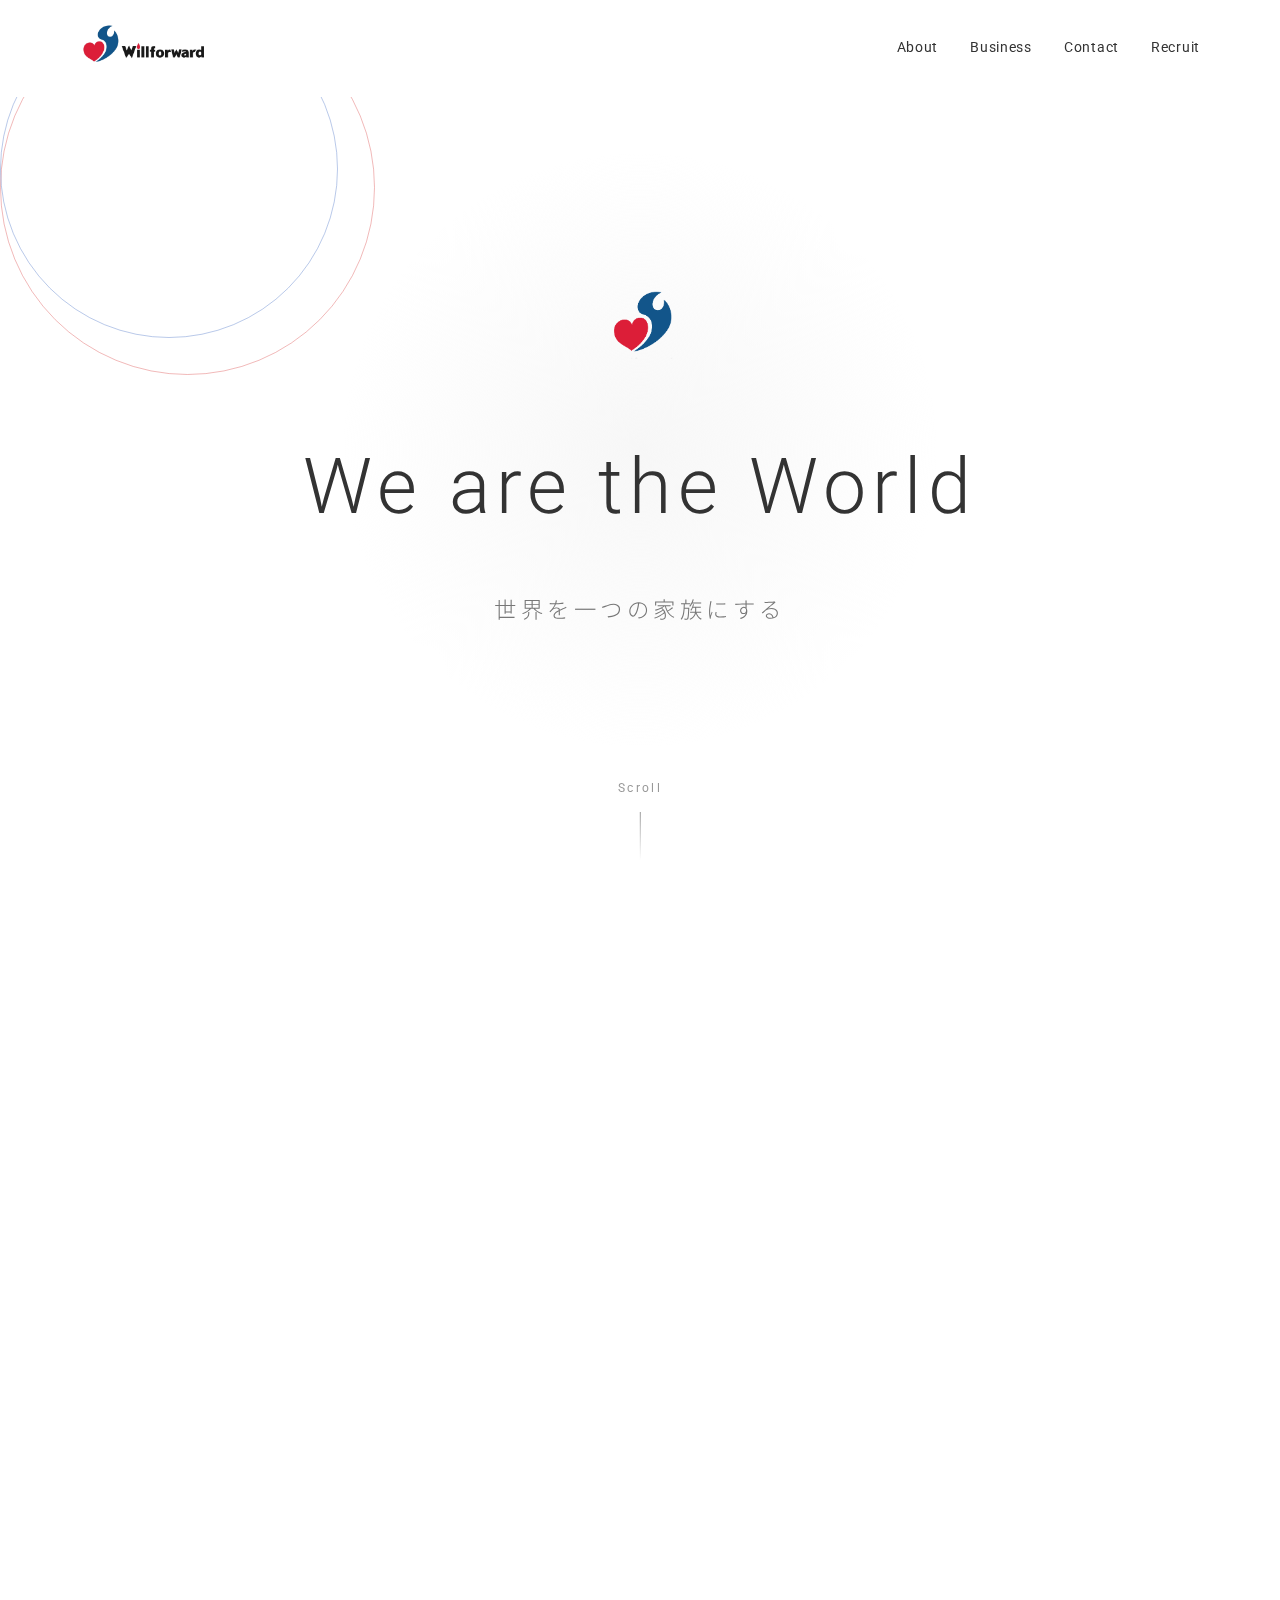
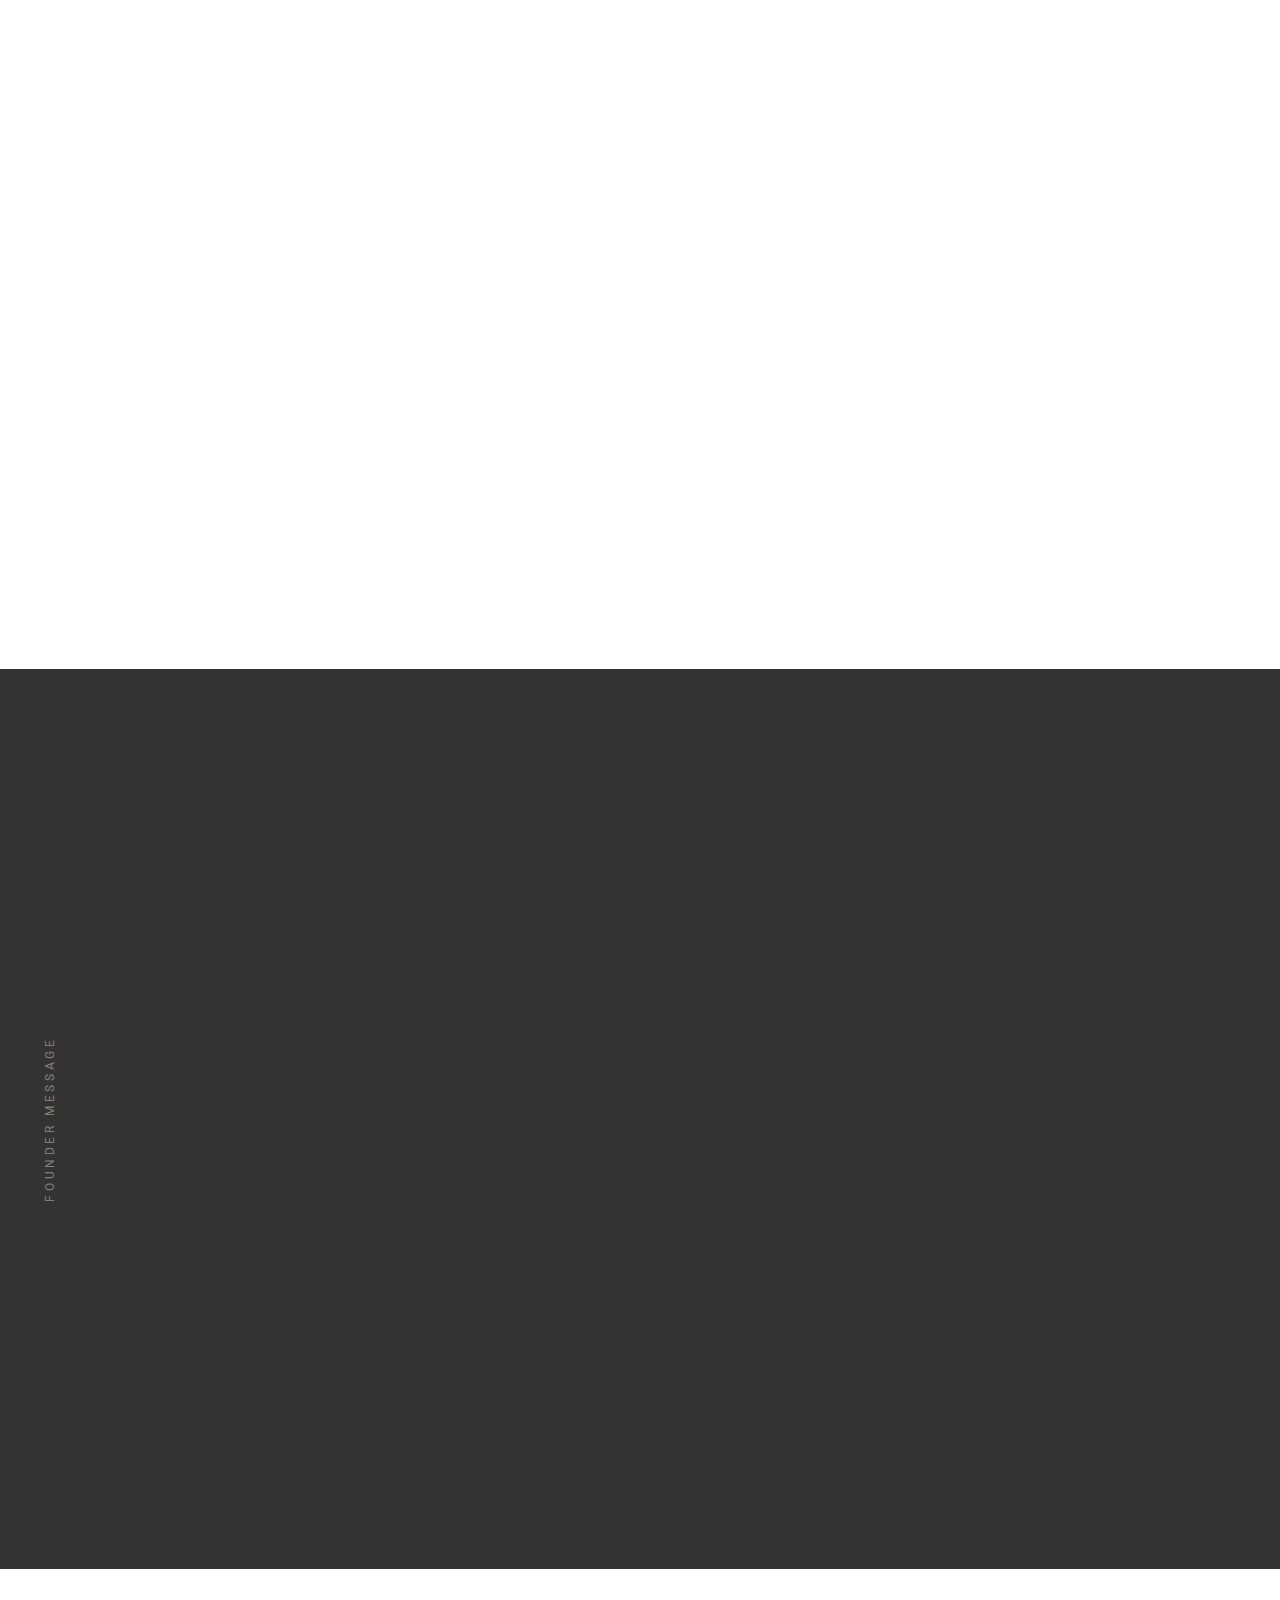
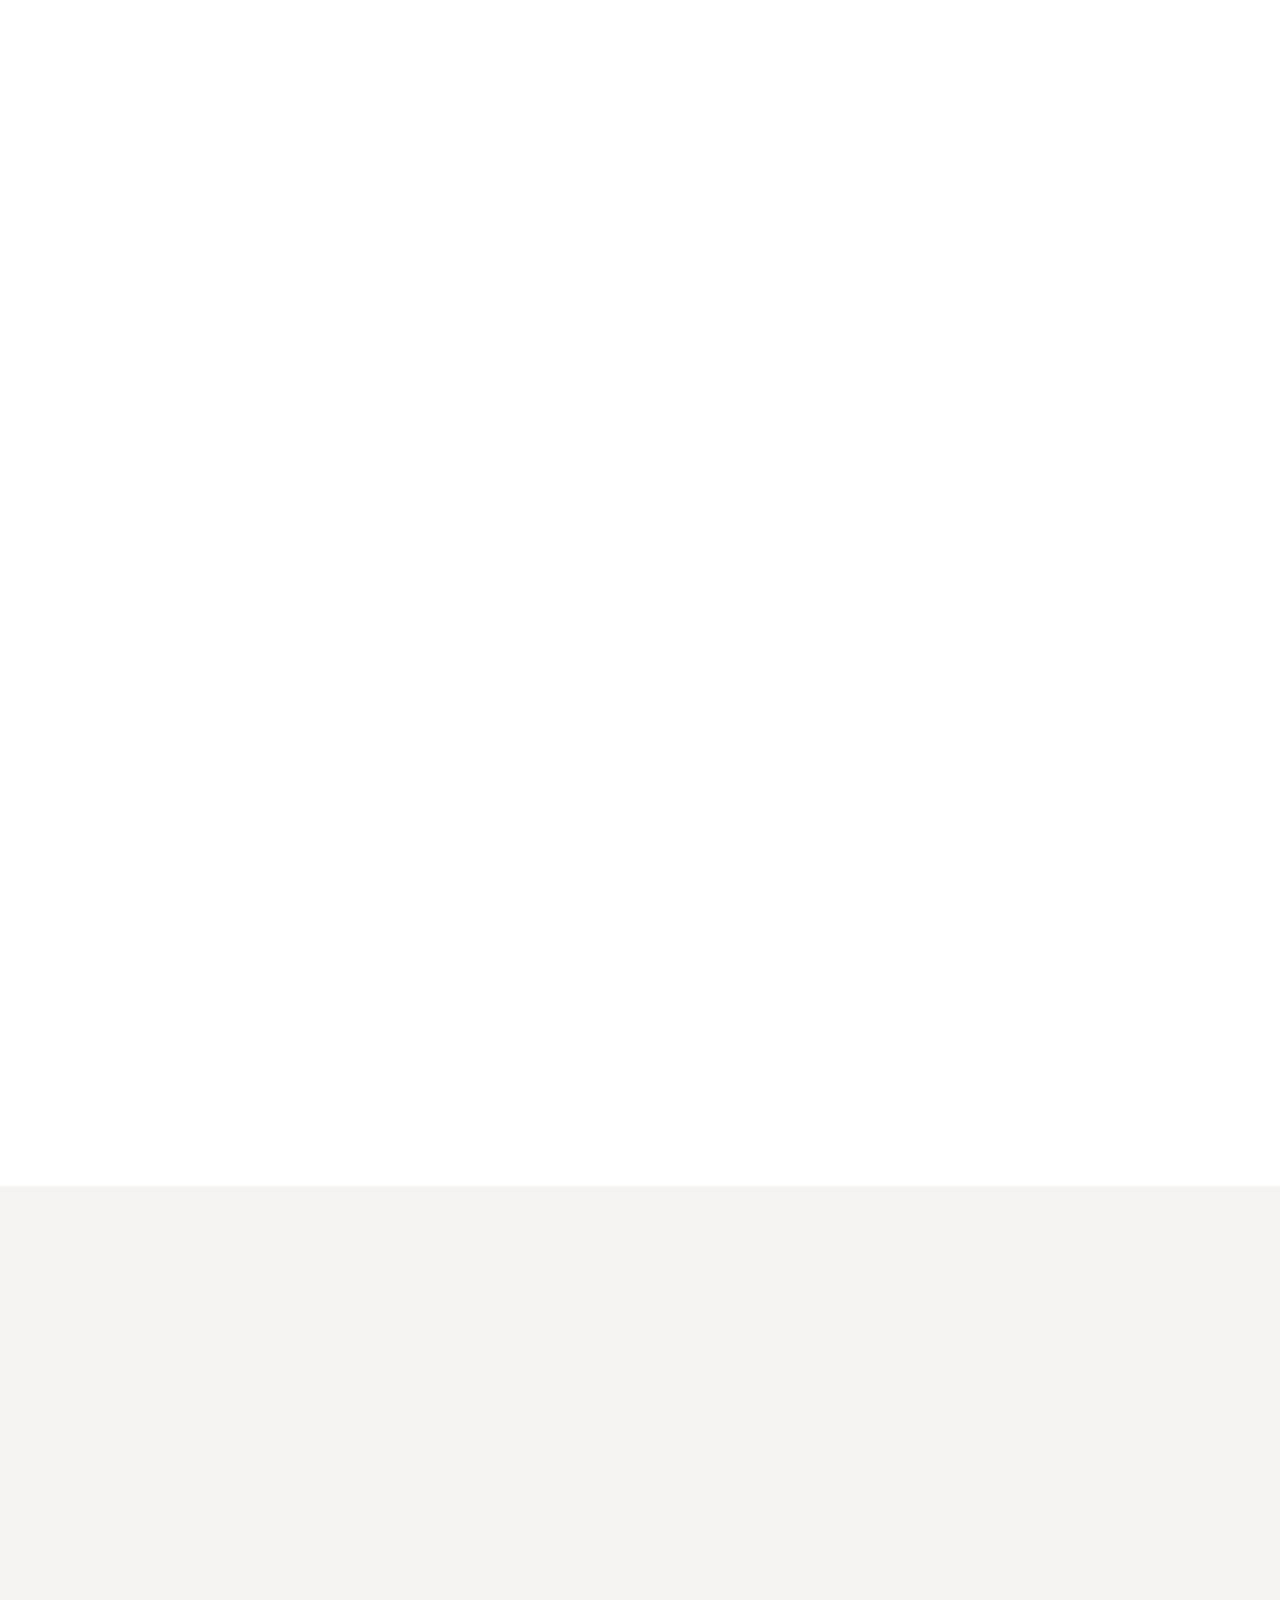
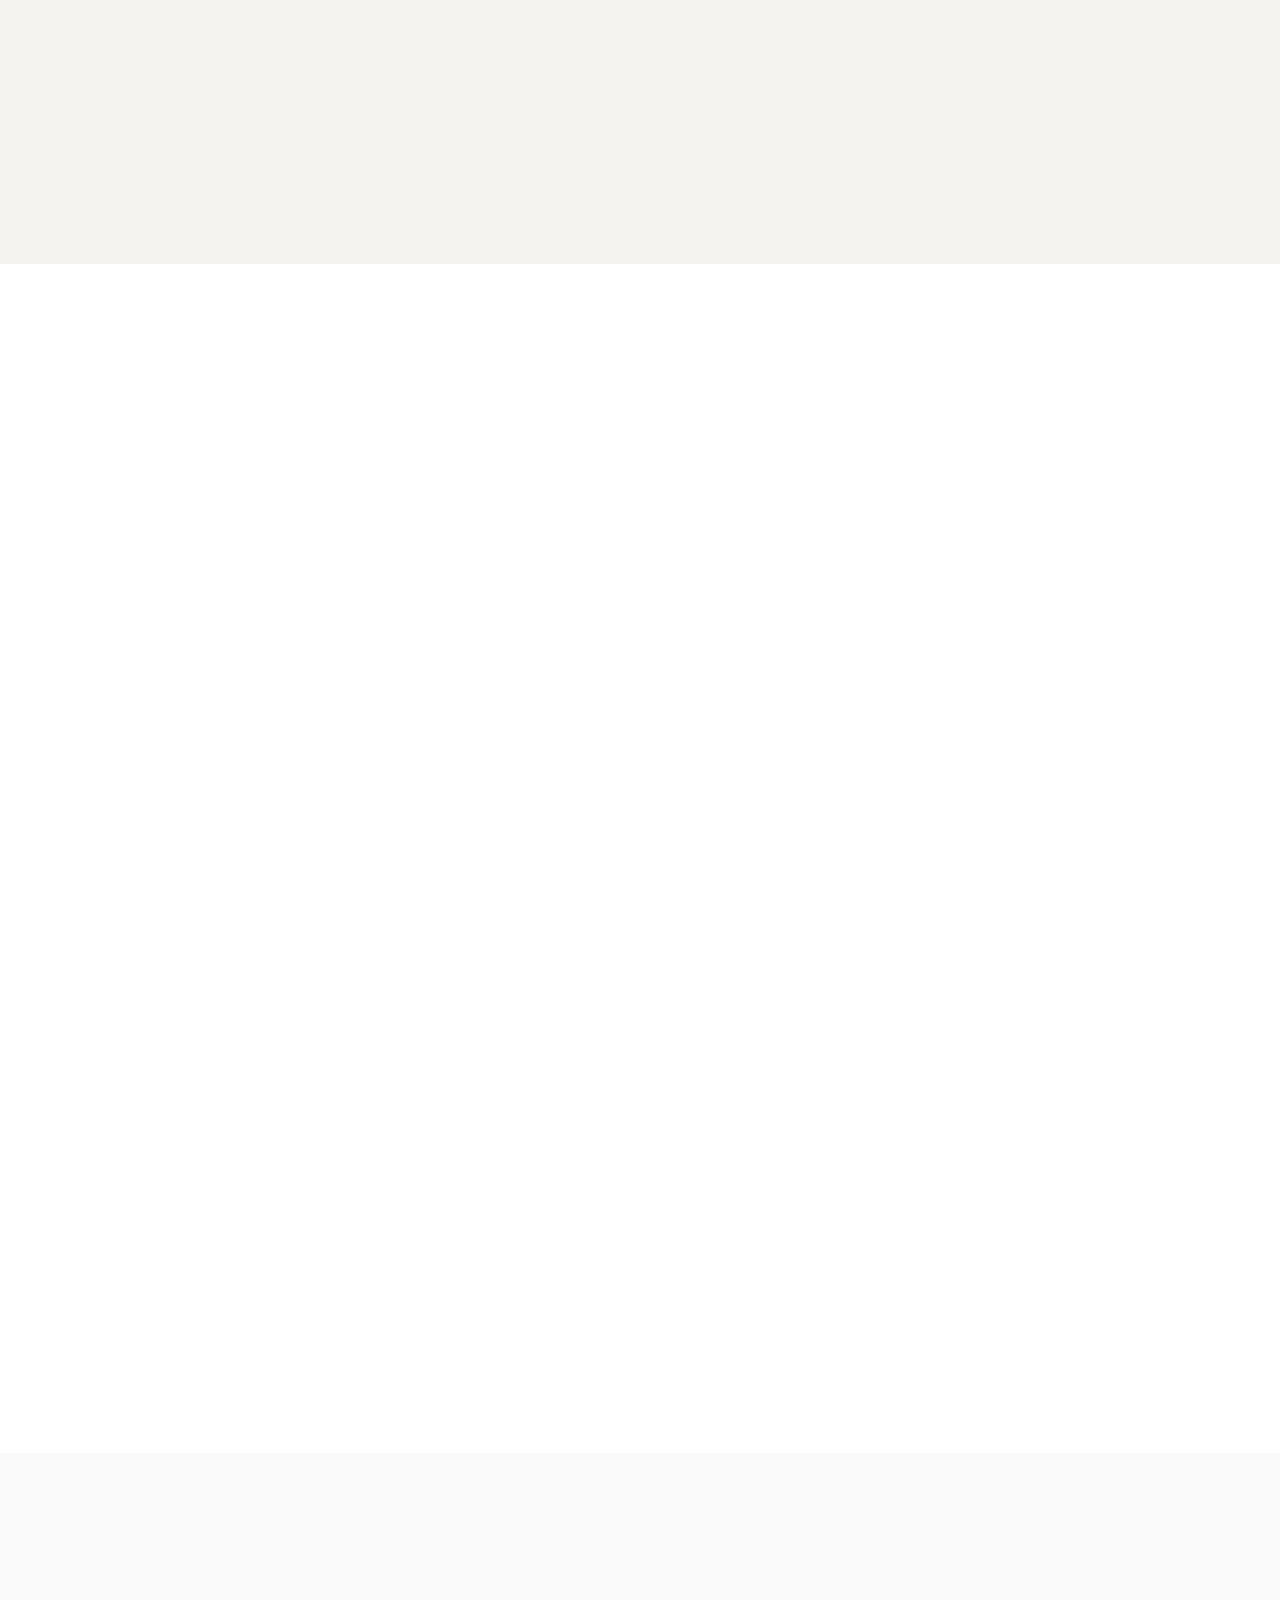
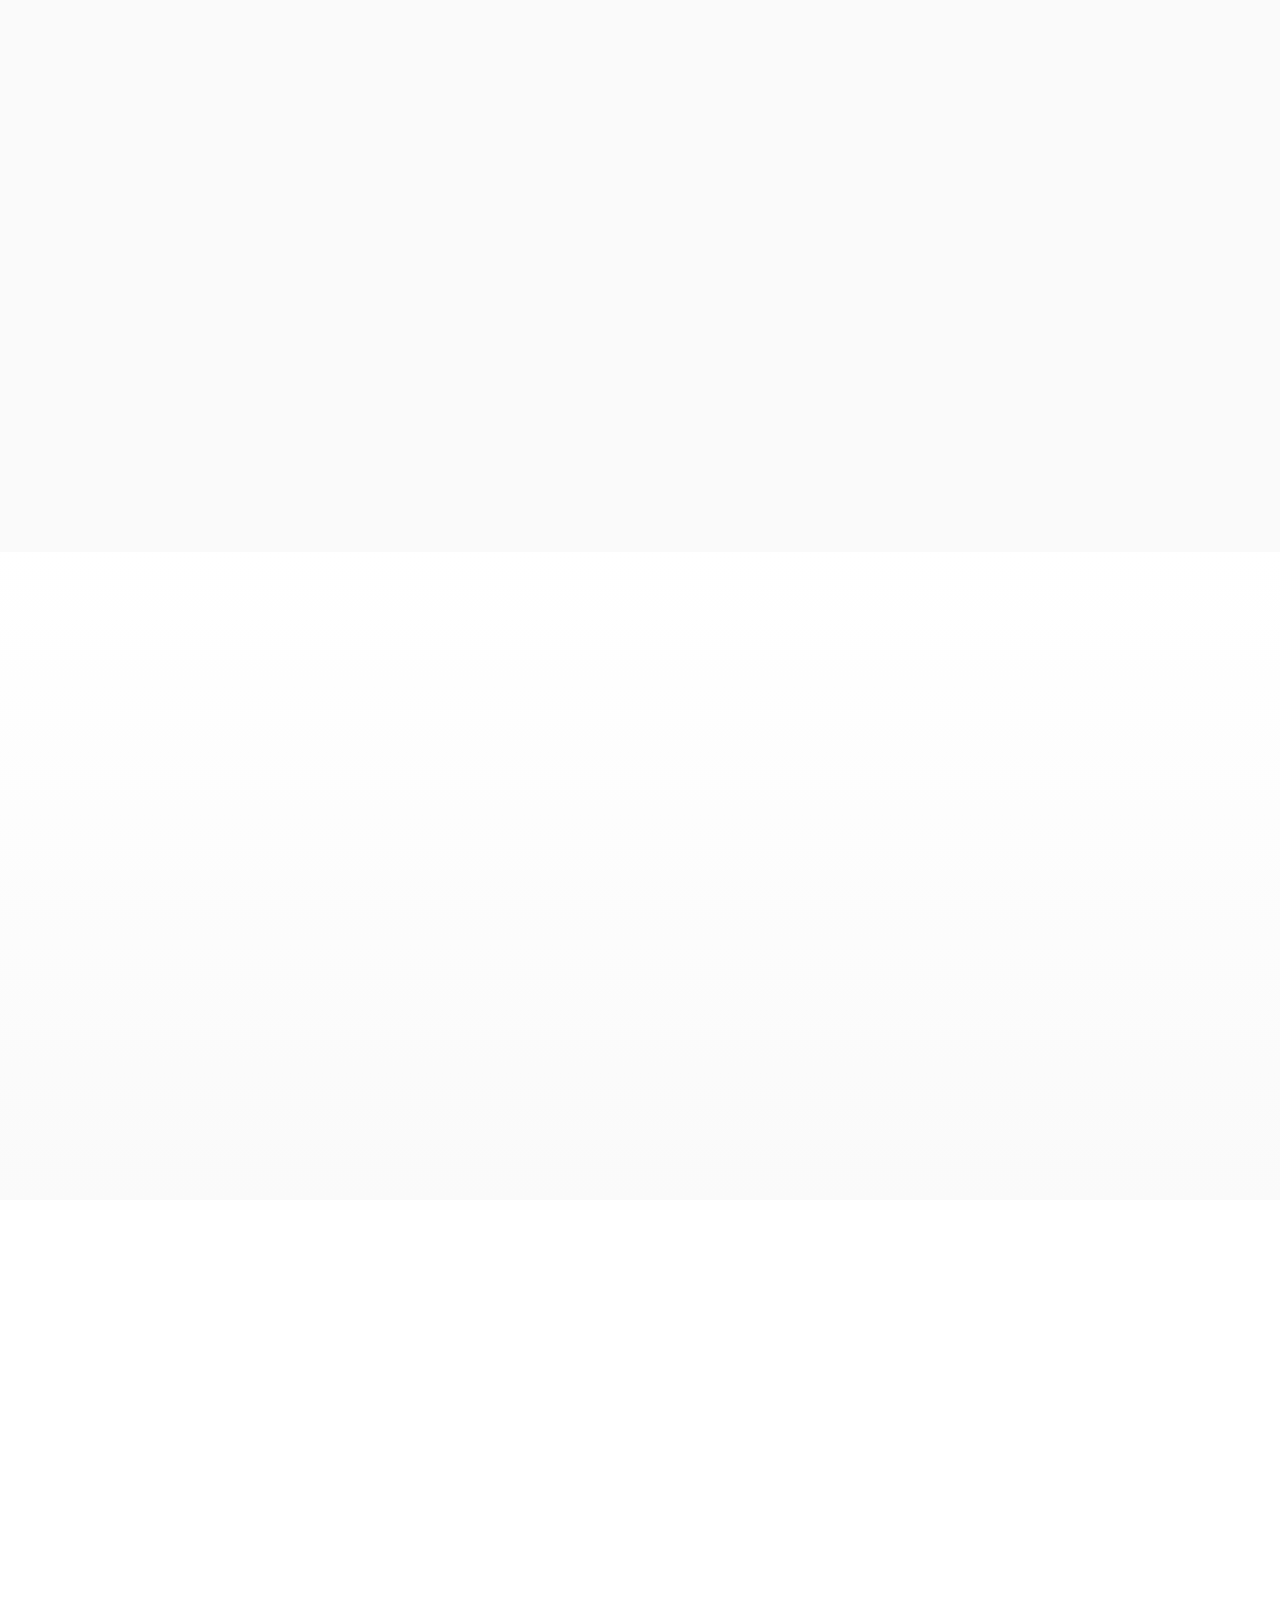
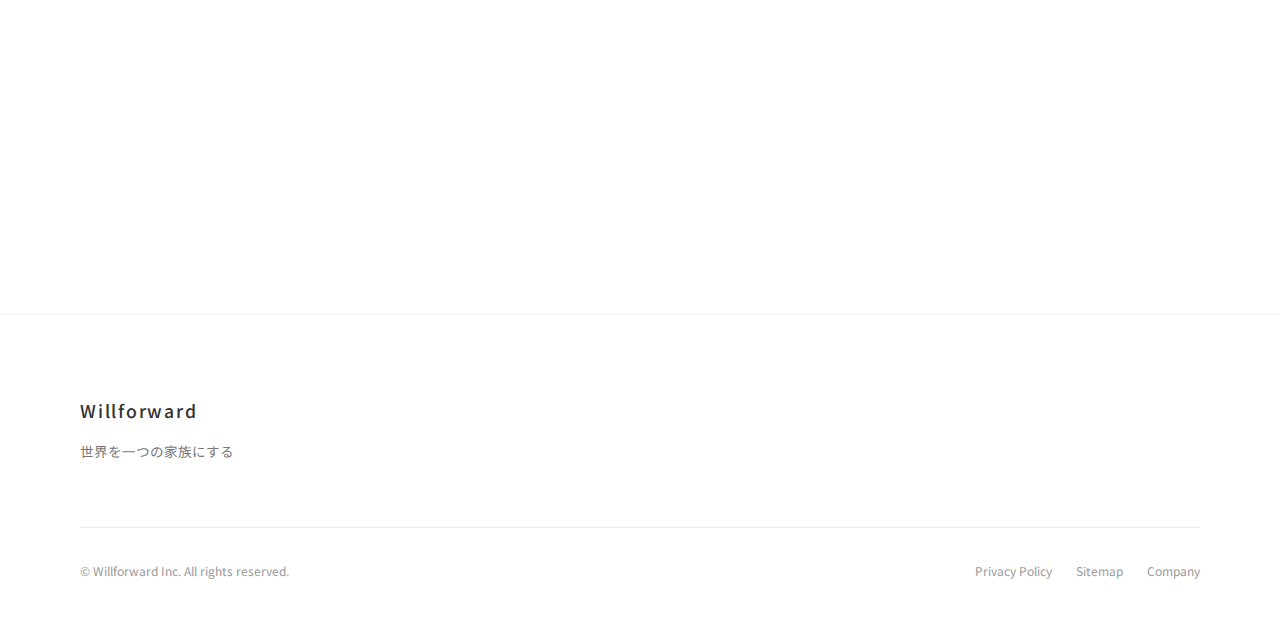
<file: index.html>
<!DOCTYPE html>
<html lang="ja">

<head>
    <meta charset="UTF-8">
    <meta name="viewport" content="width=device-width, initial-scale=1.0">
    <meta name="description" content="Willforward - 世界を一つの家族にする一人ひとりの内なる火を見つけ、世界に届ける仕組みを創ります。">
    <title>株式会社Willforward | We are the World - 世界を一つの家族に</title>
    <link rel="preconnect" href="https://fonts.googleapis.com">
    <link rel="preconnect" href="https://fonts.gstatic.com" crossorigin>
    <link
        href="https://fonts.googleapis.com/css2?family=Noto+Sans+JP:wght@300;400;500;700&family=Roboto:wght@300;400;500&display=swap"
        rel="stylesheet">
    <link rel="stylesheet" href="styles.css">
</head>

<body>
    <!-- Header -->
    <header class="header">
        <div class="header-inner">
            <a href="#" class="logo">
                <img src="assets/header-logo.png" alt="Willforward" class="header-logo-img">
            </a>
            <button class="menu-toggle" aria-label="メニューを開く">
                <span class="menu-bar"></span>
                <span class="menu-bar"></span>
                <span class="menu-bar"></span>
            </button>
            <nav class="nav nav-desktop">
                <a href="mvv.html" class="nav-link">About</a>
                <a href="business-policy.html" class="nav-link">Business</a>
                <a href="contact.html" class="nav-link">Contact</a>
                <a href="https://www.wantedly.com/companies/willforward" target="_blank" rel="noopener noreferrer"
                    class="nav-link">Recruit</a>
            </nav>
        </div>
    </header>

    <!-- Mobile Navigation -->
    <nav class="nav nav-mobile">
        <a href="mvv.html" class="nav-link">About</a>
        <a href="business-policy.html" class="nav-link">Business</a>
        <a href="contact.html" class="nav-link">Contact</a>
        <a href="https://www.wantedly.com/companies/willforward" target="_blank" rel="noopener noreferrer"
            class="nav-link">Recruit</a>
    </nav>
    <div class="menu-overlay"></div>

    <!-- Hero Section -->
    <section class="hero" id="hero">
        <div class="hero-circles">
            <div class="circle circle-left"></div>
            <div class="circle circle-right"></div>
        </div>
        <div class="hero-glow"></div>
        <div class="hero-content">
            <img src="assets/logo.png" alt="Willforward ロゴ" class="hero-logo">
            <h1 class="hero-title">We are the World</h1>
            <p class="hero-tagline">世界を一つの家族にする</p>
        </div>
        <div class="scroll-indicator">
            <span class="scroll-text">Scroll</span>
            <div class="scroll-line"></div>
        </div>
    </section>

    <!-- Message Section -->
    <section class="section message-section" id="about">
        <div class="container">
            <p class="message-lead fade-in">あなたの内側にある<span class="gradient-fire">火</span>を、<br>世界の<span class="gradient-light">灯</span>に。</p>
            <div class="marquee-wrapper fade-in">
                <!-- Row 1 -->
                <div class="marquee-row row-slow">
                    <div class="marquee-content">
                        <img src="assets/carousel-01.jpg" class="marquee-img" alt="1">
                        <img src="assets/carousel-04.jpg" class="marquee-img" alt="4">
                        <img src="assets/carousel-07.jpg" class="marquee-img" alt="7">
                        <img src="assets/carousel-10.jpg" class="marquee-img" alt="10">
                        <img src="assets/carousel-13.jpg" class="marquee-img" alt="13">
                        <img src="assets/carousel-16.jpg" class="marquee-img" alt="16">
                        <img src="assets/carousel-19.jpg" class="marquee-img" alt="19">
                        <!-- Duplicate -->
                        <img src="assets/carousel-01.jpg" class="marquee-img" alt="1">
                        <img src="assets/carousel-04.jpg" class="marquee-img" alt="4">
                        <img src="assets/carousel-07.jpg" class="marquee-img" alt="7">
                        <img src="assets/carousel-10.jpg" class="marquee-img" alt="10">
                        <img src="assets/carousel-13.jpg" class="marquee-img" alt="13">
                        <img src="assets/carousel-16.jpg" class="marquee-img" alt="16">
                        <img src="assets/carousel-19.jpg" class="marquee-img" alt="19">
                    </div>
                </div>

                <!-- Row 2 -->
                <div class="marquee-row row-normal">
                    <div class="marquee-content">
                        <img src="assets/carousel-02.jpg" class="marquee-img" alt="2">
                        <img src="assets/carousel-05.jpg" class="marquee-img" alt="5">
                        <img src="assets/carousel-08.jpg" class="marquee-img" alt="8">
                        <img src="assets/carousel-11.jpg" class="marquee-img" alt="11">
                        <img src="assets/carousel-14.jpg" class="marquee-img" alt="14">
                        <img src="assets/carousel-17.jpg" class="marquee-img" alt="17">
                        <img src="assets/carousel-20.jpg" class="marquee-img" alt="20">
                        <!-- Duplicate -->
                        <img src="assets/carousel-02.jpg" class="marquee-img" alt="2">
                        <img src="assets/carousel-05.jpg" class="marquee-img" alt="5">
                        <img src="assets/carousel-08.jpg" class="marquee-img" alt="8">
                        <img src="assets/carousel-11.jpg" class="marquee-img" alt="11">
                        <img src="assets/carousel-14.jpg" class="marquee-img" alt="14">
                        <img src="assets/carousel-17.jpg" class="marquee-img" alt="17">
                        <img src="assets/carousel-20.jpg" class="marquee-img" alt="20">
                    </div>
                </div>

                <!-- Row 3 -->
                <div class="marquee-row row-fast">
                    <div class="marquee-content">
                        <img src="assets/carousel-03.jpg" class="marquee-img" alt="3">
                        <img src="assets/carousel-06.jpg" class="marquee-img" alt="6">
                        <img src="assets/carousel-09.jpg" class="marquee-img" alt="9">
                        <img src="assets/carousel-12.jpg" class="marquee-img" alt="12">
                        <img src="assets/carousel-15.jpg" class="marquee-img" alt="15">
                        <img src="assets/carousel-18.jpg" class="marquee-img" alt="18">
                        <img src="assets/carousel-01.jpg" class="marquee-img" alt="1">
                        <!-- Duplicate -->
                        <img src="assets/carousel-03.jpg" class="marquee-img" alt="3">
                        <img src="assets/carousel-06.jpg" class="marquee-img" alt="6">
                        <img src="assets/carousel-09.jpg" class="marquee-img" alt="9">
                        <img src="assets/carousel-12.jpg" class="marquee-img" alt="12">
                        <img src="assets/carousel-15.jpg" class="marquee-img" alt="15">
                        <img src="assets/carousel-18.jpg" class="marquee-img" alt="18">
                        <img src="assets/carousel-01.jpg" class="marquee-img" alt="1">
                    </div>
                </div>
            </div>
            <div class="message-content fade-in">
                <h2 class="section-title">TIME RECOGNITION</h2>
                <h3 class="section-subtitle">AI時代、<br class="sp-only">人間の価値はどこにあるのか</h3>
                <p class="section-text">
                    テクノロジーが急速に進化する今、私たちは問いかけます。
                    知識やスキルがAIに代替される時代に、人間にしかできないこと——それは「意志（Will）」を持ち、自らの人生を選び取ること。
                    Willforwardは、一人ひとりの内なる火を見つけ、それを世界に届ける仕組みを創ります。
                </p>
            </div>
        </div>
    </section>

    <!-- Founder Message Section -->
    <section class="section founder-section">
        <div class="founder-wrapper">
            <span class="founder-vertical-title">FOUNDER MESSAGE</span>
            <div class="founder-main">
                <div class="founder-text-area fade-in">
                    <span class="founder-quote-mark">"</span>
                    <blockquote class="founder-quote">
                        ウィルフォワードは「<span class="highlight">世界を一つの家族にする</span>」<br>
                        という志でスタートしました。<br>
                        何を事業にするとか、何を売るとか、<br>
                        そんなことは全く考えていませんでした。<br>
                        世界と言っても変えられるのは自分だけ、<br>
                        世界を一つの家族にすると言ってもできるのは<br>
                        自分と関わる人との関係だけ。<br>
                        でも、そこから始めることで世界を変えていける。<br>
                        そう信じてスタートしました。
                    </blockquote>
                    <div class="founder-info">
                        <span class="founder-line"></span>
                        <div class="founder-info-text">
                            <p class="founder-role">代表取締役</p>
                            <p class="founder-name">成瀬 拓也</p>
                        </div>
                    </div>
                </div>
                <div class="founder-image-area fade-in">
                    <div class="founder-image-frame">
                        <img src="assets/founder.jpg" alt="Founder" class="founder-photo">
                    </div>
                </div>
            </div>
        </div>
    </section>

    <!-- MVV Section -->
    <section class="section mvv-section">
        <div class="container">
            <p class="mvv-header fade-in">MISSION / VISION / VALUE</p>
            <p class="mvv-subheader fade-in">わたしたちの志</p>
            <div class="mvv-list">
                <div class="mvv-item fade-in">
                    <span class="mvv-big-letter">M</span>
                    <div class="mvv-item-content">
                        <span class="mvv-label">MISSION</span>
                        <p class="mvv-text">Willforward</p>
                        <p class="mvv-description">
                            意志（Will）を未来（Forward）へ。<br>
                            一人の小さな意志が、次の誰かへ、さらにその先へと伝わり、世界全体を少しずつ良くしていく「意志の連鎖」を創り出します。
                        </p>
                    </div>
                </div>
                <div class="mvv-item fade-in">
                    <span class="mvv-big-letter">V</span>
                    <div class="mvv-item-content">
                        <span class="mvv-label">VISION</span>
                        <p class="mvv-text">世界を一つの家族にする</p>
                        <p class="mvv-description">
                            国や文化の違いを超えて、互いを理解し、支え合い、共に生きる。<br>
                            一人ひとりの志が火種となり、社会全体が支え合う「人が人を幸せにする循環」を生み出します。
                        </p>
                    </div>
                </div>
                <div class="mvv-item fade-in">
                    <span class="mvv-big-letter">V</span>
                    <div class="mvv-item-content">
                        <span class="mvv-label">VALUE</span>
                        <p class="mvv-text">インサイドアウト</p>
                        <p class="mvv-description">
                            世界を変える力は、いつも自分の内側にある。<br>
                            まずは自分を満たし、そのエネルギーで身近な人を大切にする。その小さな循環こそが、世界を変える最初の一歩です。
                        </p>
                    </div>
                </div>
            </div>
            <div class="mvv-action fade-in">
                <a href="mvv.html" class="btn btn-secondary">MVV全文を読む</a>
            </div>
        </div>
        </div>
        </div>
    </section>

    <!-- Business Policy Section -->
    <section class="section policy-section" id="business">
        <div class="policy-curve"></div>
        <div class="container">
            <p class="policy-label fade-in">BUSINESS POLICY</p>
            <h2 class="policy-main-title fade-in">
                <span class="policy-highlight">Will Out</span> × <span class="policy-highlight-blue">Inside
                    Incubation</span>
            </h2>
            <div class="policy-grid">
                <div class="policy-card card-red fade-in">
                    <h3 class="policy-title">Will Out<span class="policy-title-jp">（ウィルアウト）</span></h3>
                    <p class="policy-text">
                        マーケットや競合ではなく、「自分たちの意志（Will）」を起点に事業を構想する考え方です。AI時代において最も重要な「自分が何を成し遂げたいのか」という問いに向き合い、内なる熱源から価値を創造します。
                    </p>
                </div>
                <div class="policy-card card-blue fade-in">
                    <h3 class="policy-title">Inside Incubation<span class="policy-title-jp">（インサイドインキュベーション）</span></h3>
                    <p class="policy-text">
                        単なる出資や支援ではなく、一度仲間として迎え入れ、同じ志を持つチームの中で事業を育てるアプローチです。互いの才能（Can）を掛け合わせ、内側からイノベーションを起こすことで、社会に真の価値を提供します。
                    </p>
                </div>
            </div>
            <div class="policy-action fade-in">
                <a href="business-policy.html" class="btn btn-secondary">事業ポリシー全文を読む</a>
            </div>
        </div>
    </section>

    <!-- Services Section -->
    <section class="section services-section">
        <div class="container">
            <h2 class="section-title fade-in">SERVICES</h2>
            <p class="section-subtitle fade-in">事業内容</p>
            <div class="services-list">
                <div class="service-card fade-in">
                    <span class="service-number">01</span>
                    <div class="service-content">
                        <h3 class="service-title"><a href="https://ai-reboot.io/academy" target="_blank"
                                rel="noopener noreferrer">AIリブートアカデミー</a></h3>
                        <p class="service-text">AI時代に自分の価値を再定義する。自己認知を深め、才能を見出し、志を磨くための実践的プログラム。</p>
                    </div>
                </div>
                <div class="service-card fade-in">
                    <span class="service-number">02</span>
                    <div class="service-content">
                        <h3 class="service-title"><a href="https://ai-reboot.io/corporate" target="_blank"
                                rel="noopener noreferrer">AI活用力強化研修</a></h3>
                        <p class="service-text">AIを使いこなし、業務効率化と創造性向上を実現する。実践的なスキル習得とマインドセット変革を支援。</p>
                    </div>
                </div>
                <div class="service-card fade-in">
                    <span class="service-number">03</span>
                    <div class="service-content">
                        <h3 class="service-title">採用コンサルティング</h3>
                        <p class="service-text">志で繋がる採用を実現。「<a href="https://saiyoken.jp/" target="_blank"
                                rel="noopener noreferrer" class="text-link">採用研究所</a>」と連携して、企業の本質的な魅力を引き出し、共鳴する人材との出会いを創出。</p>
                    </div>
                </div>
                <div class="service-card fade-in">
                    <span class="service-number">04</span>
                    <div class="service-content">
                        <h3 class="service-title"><a href="https://backaging.com/" target="_blank"
                                rel="noopener noreferrer">ヘルスケア事業</a></h3>
                        <p class="service-text">治療＆トレーニングスタジオ、オンラインフィットネス、出張治療を展開。心身の健康から、人生の豊かさを支える。</p>
                    </div>
                </div>
                <div class="service-card fade-in">
                    <span class="service-number">05</span>
                    <div class="service-content">
                        <h3 class="service-title"><a href="https://runningclinic.jp/" target="_blank"
                                rel="noopener noreferrer">RUNNING CLINIC</a></h3>
                        <p class="service-text">走ることを通じて、心身の可能性を広げる。専門的な指導で、より長く、より速く、より楽しく走るためのサポート。</p>
                    </div>
                </div>
                <div class="service-card fade-in">
                    <span class="service-number">06</span>
                    <div class="service-content">
                        <h3 class="service-title">事業開発支援</h3>
                        <p class="service-text">新規事業の立ち上げからグロースまで。志ある事業の成功を、戦略と実行の両面から伴走支援。</p>
                    </div>
                </div>
            </div>
        </div>
    </section>

    <!-- Members Section -->
    <section class="section members-section" id="recruit">
        <div class="container">
            <h2 class="section-title fade-in">MEMBERS</h2>
            <p class="section-subtitle fade-in">志を持つ仲間たち</p>
            <div class="members-marquee fade-in">
                <div class="members-track">
                    <!-- Original -->
                    <div class="member-thumb">
                        <img src="assets/member/naruse.jpg" alt="成瀬拓也" class="member-img">
                        <p class="member-name">成瀬拓也</p>
                        <p class="member-title">ビジネスプロデューサー</p>
                    </div>
                    <div class="member-thumb">
                        <img src="assets/member/aoki.jpg" alt="青木玲仁" class="member-img">
                        <p class="member-name">青木玲仁</p>
                        <p class="member-title">マルチプレイヤー</p>
                    </div>
                    <div class="member-thumb">
                        <img src="assets/member/sakamoto.jpg" alt="坂本拓磨" class="member-img">
                        <p class="member-name">坂本拓磨</p>
                        <p class="member-title">マルチクリエイター</p>
                    </div>
                    <div class="member-thumb">
                        <img src="assets/member/tanide.png" alt="谷出正直" class="member-img">
                        <p class="member-name">谷出正直</p>
                        <p class="member-title">採用研究所 所長</p>
                    </div>
                    <div class="member-thumb">
                        <img src="assets/member/miyakawa.jpg" alt="宮川浩太" class="member-img">
                        <p class="member-name">宮川浩太</p>
                        <p class="member-title">RUNNING CLINIC院長</p>
                    </div>
                    <div class="member-thumb">
                        <img src="assets/member/wada.jpg" alt="和田有稀奈" class="member-img">
                        <p class="member-name">和田有稀奈</p>
                        <p class="member-title">リレーションディレクター</p>
                    </div>


                    <div class="member-thumb">
                        <img src="assets/member/kumeta.jpg" alt="久米田克" class="member-img">
                        <p class="member-name">久米田克</p>
                        <p class="member-title">キャリアコンサルタント</p>
                    </div>
                    <div class="member-thumb">
                        <img src="assets/member/mizutani.jpg" alt="水谷 圭" class="member-img">
                        <p class="member-name">水谷 圭</p>
                        <p class="member-title">ウェルビーイングコーチ</p>
                    </div>
                    <div class="member-thumb">
                        <img src="assets/member/kayama.jpg" alt="香山寛人" class="member-img">
                        <p class="member-name">香山寛人</p>
                        <p class="member-title">インターン生</p>
                    </div>
                    <div class="member-thumb">
                        <img src="assets/member/futami.png" alt="二見優輝" class="member-img">
                        <p class="member-name">二見優輝</p>
                        <p class="member-title">インターン生</p>
                    </div>
                    <div class="member-thumb">
                        <img src="assets/member/kasahara.png" alt="笠原大生" class="member-img">
                        <p class="member-name">笠原大生</p>
                        <p class="member-title">インターン生</p>
                    </div>
                    <!-- Duplicate -->
                    <div class="member-thumb">
                        <img src="assets/member/naruse.jpg" alt="成瀬拓也" class="member-img">
                        <p class="member-name">成瀬拓也</p>
                        <p class="member-title">ビジネスプロデューサー</p>
                    </div>
                    <div class="member-thumb">
                        <img src="assets/member/aoki.jpg" alt="青木玲仁" class="member-img">
                        <p class="member-name">青木玲仁</p>
                        <p class="member-title">マルチプレイヤー</p>
                    </div>
                    <div class="member-thumb">
                        <img src="assets/member/sakamoto.jpg" alt="坂本拓磨" class="member-img">
                        <p class="member-name">坂本拓磨</p>
                        <p class="member-title">マルチクリエイター</p>
                    </div>
                    <div class="member-thumb">
                        <img src="assets/member/tanide.png" alt="谷出正直" class="member-img">
                        <p class="member-name">谷出正直</p>
                        <p class="member-title">採用研究所 所長</p>
                    </div>
                    <div class="member-thumb">
                        <img src="assets/member/miyakawa.jpg" alt="宮川浩太" class="member-img">
                        <p class="member-name">宮川浩太</p>
                        <p class="member-title">RUNNING CLINIC院長</p>
                    </div>
                    <div class="member-thumb">
                        <img src="assets/member/wada.jpg" alt="和田有稀奈" class="member-img">
                        <p class="member-name">和田有稀奈</p>
                        <p class="member-title">リレーションディレクター</p>
                    </div>


                    <div class="member-thumb">
                        <img src="assets/member/kumeta.jpg" alt="久米田克" class="member-img">
                        <p class="member-name">久米田克</p>
                        <p class="member-title">キャリアコンサルタント</p>
                    </div>
                    <div class="member-thumb">
                        <img src="assets/member/mizutani.jpg" alt="水谷 圭" class="member-img">
                        <p class="member-name">水谷 圭</p>
                        <p class="member-title">ウェルビーイングコーチ</p>
                    </div>
                    <div class="member-thumb">
                        <img src="assets/member/kayama.jpg" alt="香山寛人" class="member-img">
                        <p class="member-name">香山寛人</p>
                        <p class="member-title">インターン生</p>
                    </div>
                    <div class="member-thumb">
                        <img src="assets/member/futami.png" alt="二見優輝" class="member-img">
                        <p class="member-name">二見優輝</p>
                        <p class="member-title">インターン生</p>
                    </div>
                    <div class="member-thumb">
                        <img src="assets/member/kasahara.png" alt="笠原大生" class="member-img">
                        <p class="member-name">笠原大生</p>
                        <p class="member-title">インターン生</p>
                    </div>
                </div>
            </div>
            <!-- <a href="#" class="view-all-link fade-in">メンバーを見る →</a> -->
        </div>
    </section>

    <!-- Media Section -->
    <section class="section media-section" id="media">
        <div class="container">
            <h2 class="section-title fade-in">MEDIA</h2>
            <p class="section-subtitle fade-in">ウィルフォワードメディア</p>
            <div class="media-content fade-in">
                <a href="https://note.com/willforward" target="_blank" rel="noopener noreferrer"
                    class="media-link-card">
                    <div class="media-info">
                        <h3 class="media-title">Willforward Media (note)</h3>
                        <p class="media-desc">ウィルフォワードの思想や日常、メンバーの想いを発信しています。</p>
                        <span class="media-arrow">Coming Soon</span>
                    </div>
                </a>
            </div>
        </div>
    </section>

    <!-- CTA Section -->
    <section class="section cta-section">
        <div class="container">
            <h2 class="cta-title fade-in">あなたの<span class="text-red">志</span>を、<br><span class="text-blue">世界</span>へ。</h2>
            <p class="cta-text fade-in">
                私たちと一緒に、内なる火を見つけ、<br>
                世界を一つの家族にする旅に出ませんか。
            </p>
            <div class="cta-buttons fade-in">
                <a href="contact.html" class="btn btn-primary">お問い合わせ</a>
                <a href="https://www.wantedly.com/companies/willforward" target="_blank" rel="noopener noreferrer" class="btn btn-secondary">採用情報を見る</a>
            </div>
        </div>
    </section>

    <!-- Footer -->
    <footer class="footer">
        <div class="container">
            <div class="footer-top">
                <div class="footer-brand">
                    <p class="footer-logo">Willforward</p>
                    <p class="footer-slogan">世界を一つの家族にする</p>
                </div>
            </div>
            <div class="footer-bottom">
                <p class="copyright">© Willforward Inc. All rights reserved.</p>
                <div class="footer-legal">
                    <a href="privacy.html">Privacy Policy</a>
                    <a href="sitemap.html">Sitemap</a>
                    <a href="company.html">Company</a>
                </div>
            </div>
        </div>
    </footer>

    <script src="script.js"></script>
</body>

</html>
</file>
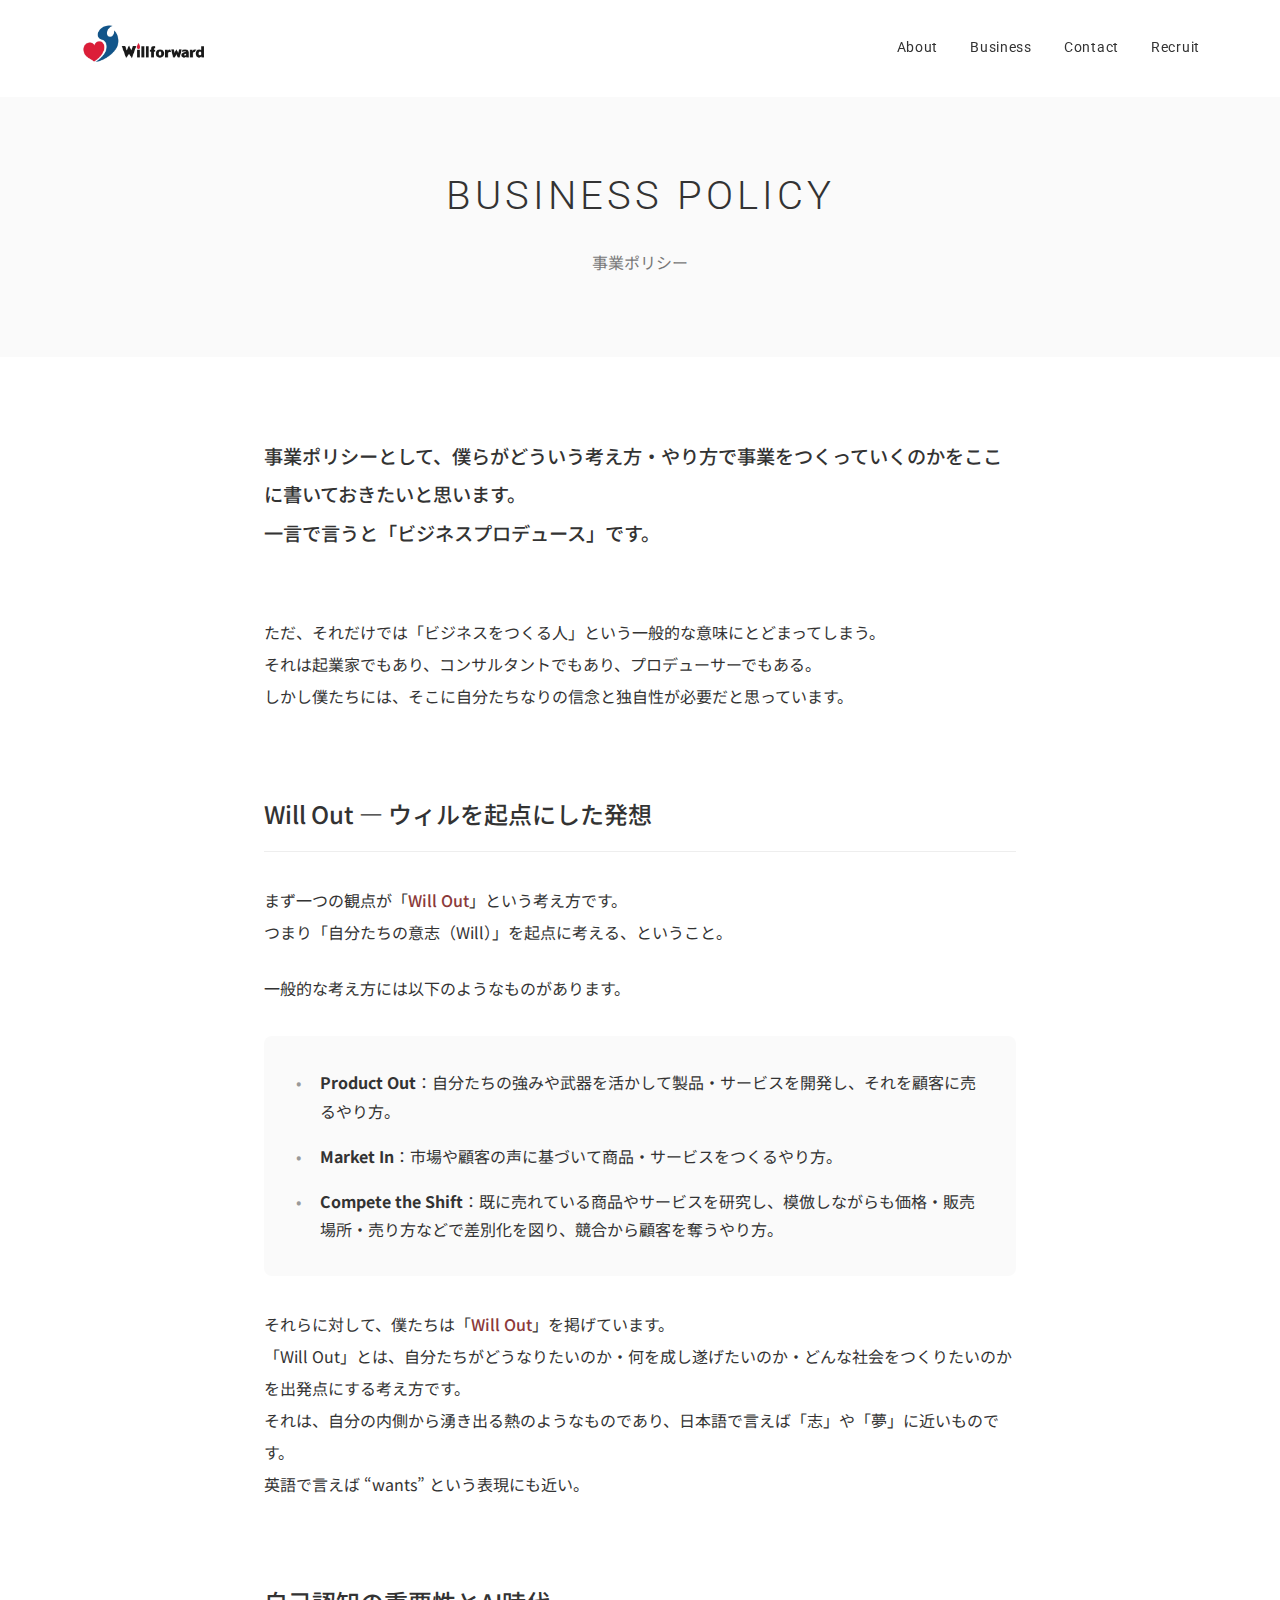
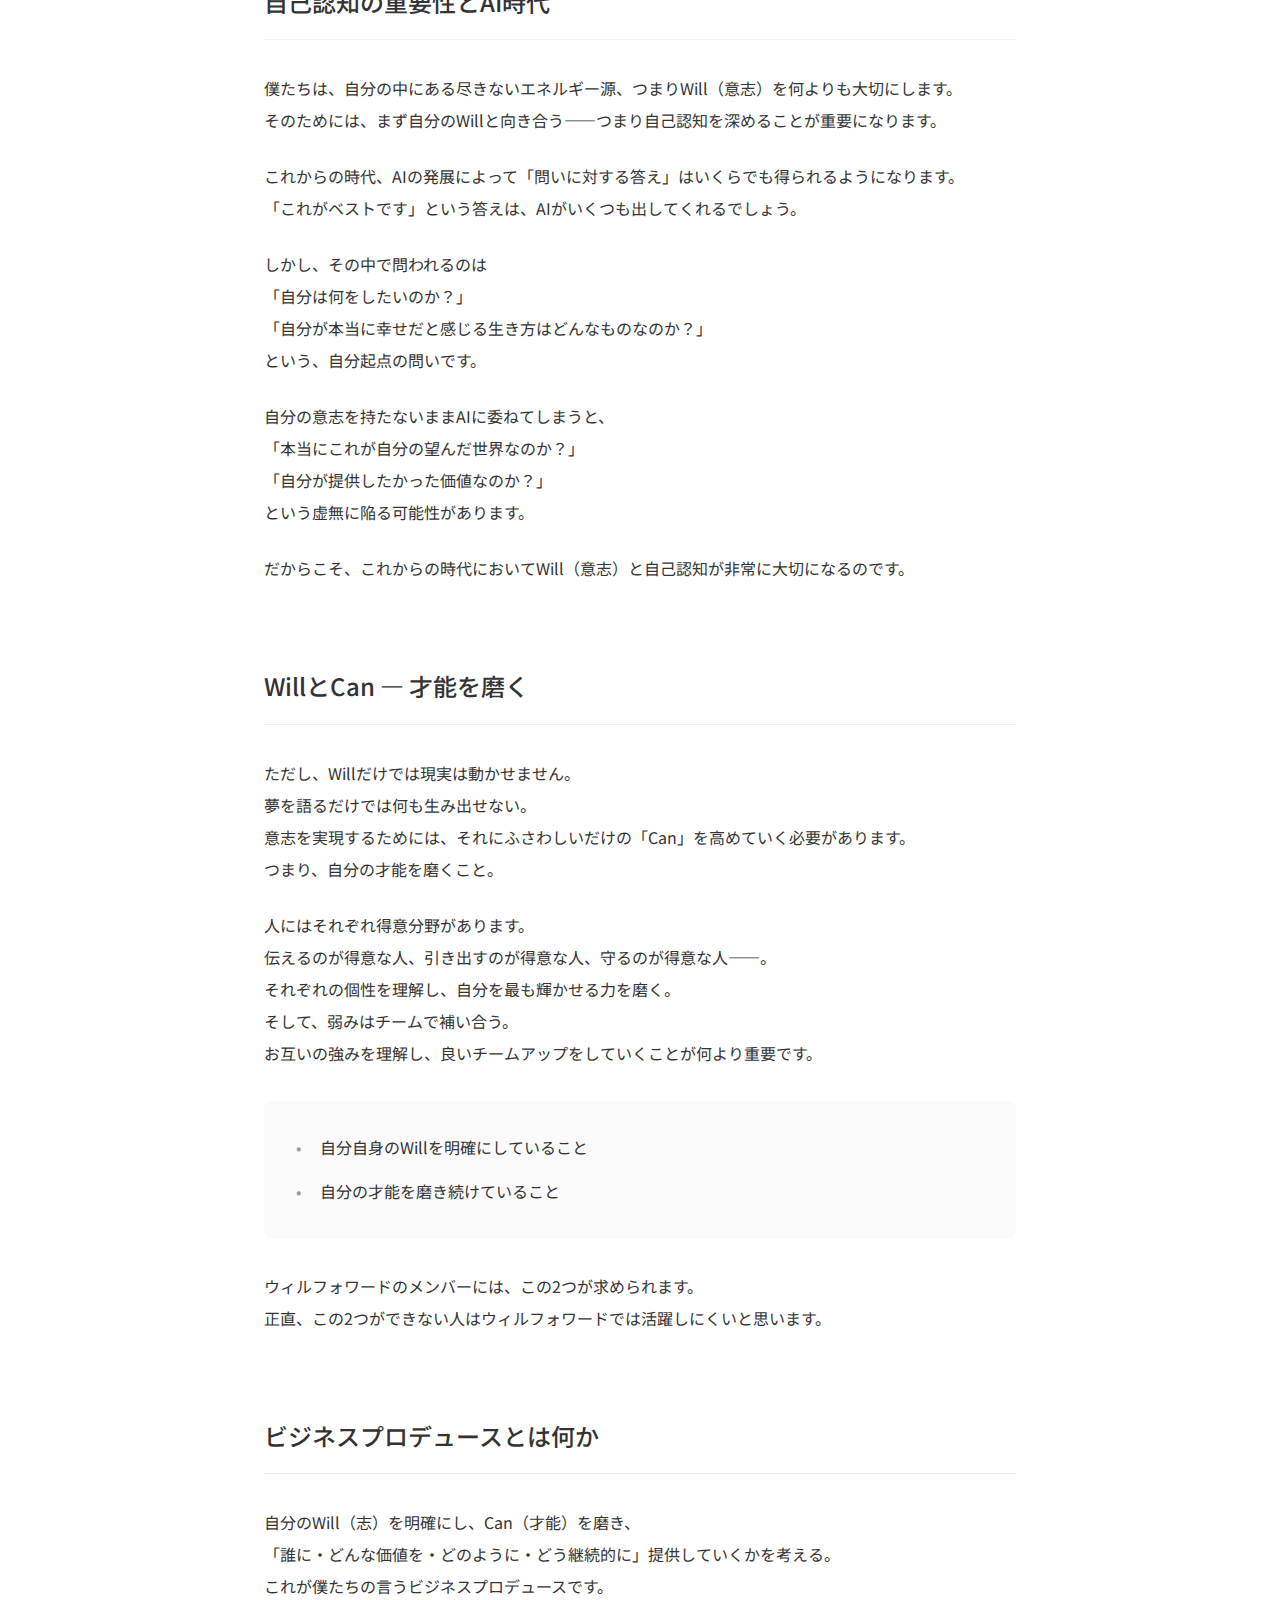
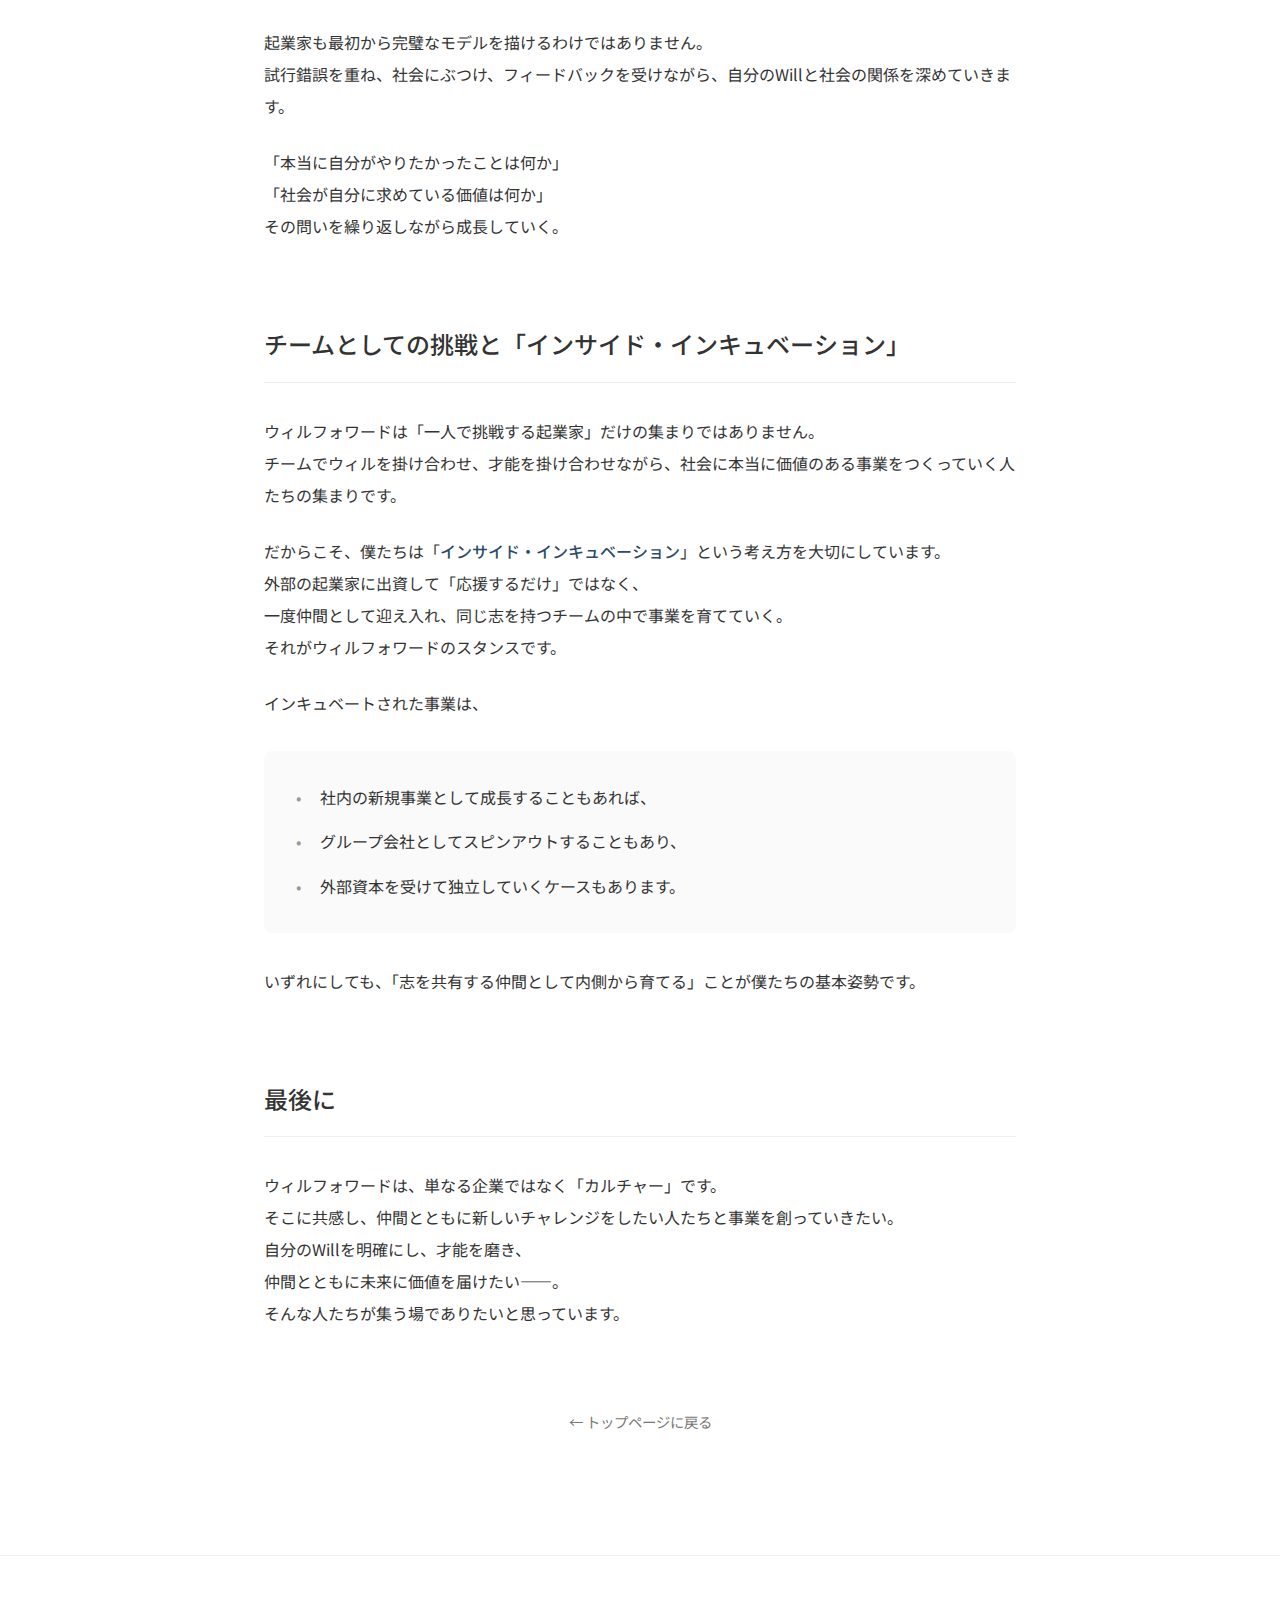
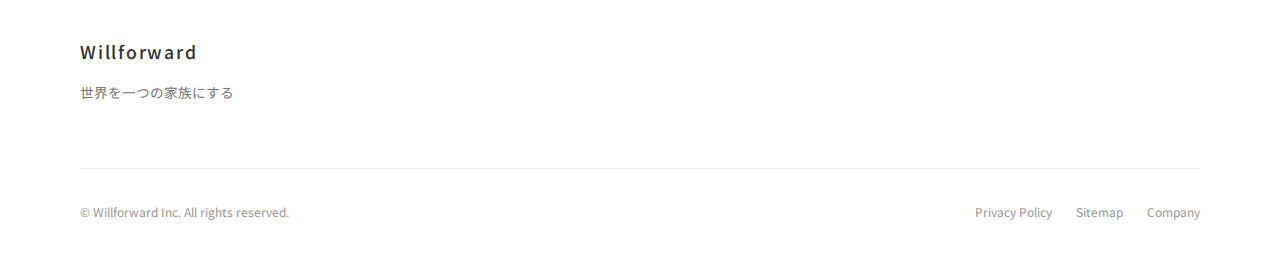
<file: business-policy.html>
<!DOCTYPE html>
<html lang="ja">

<head>
    <meta charset="UTF-8">
    <meta name="viewport" content="width=device-width, initial-scale=1.0">
    <meta name="description"
        content="Willforward Business Policy - 私たちがどういう考え方・やり方で事業をつくっていくのか。Will OutとInside Incubationについて。">
    <title>Business Policy | 株式会社Willforward</title>
    <link rel="preconnect" href="https://fonts.googleapis.com">
    <link rel="preconnect" href="https://fonts.gstatic.com" crossorigin>
    <link
        href="https://fonts.googleapis.com/css2?family=Noto+Sans+JP:wght@300;400;500;700&family=Roboto:wght@300;400;500&display=swap"
        rel="stylesheet">
    <link rel="stylesheet" href="styles.css">
    <style>
        .page-header {
            padding: 160px 0 80px;
            text-align: center;
            background: var(--color-bg-alt);
        }

        .page-title {
            font-family: var(--font-en);
            font-size: 2.5rem;
            font-weight: 300;
            letter-spacing: 0.1em;
            margin-bottom: 16px;
        }

        .page-subtitle {
            font-size: 1rem;
            color: var(--color-text-sub);
        }

        .article-container {
            max-width: 800px;
            margin: 0 auto;
            padding: 80px 24px 120px;
        }

        .article-lead {
            font-size: 1.2rem;
            line-height: 2;
            margin-bottom: 64px;
            font-weight: 500;
        }

        .article-section {
            margin-bottom: 80px;
        }

        .article-heading {
            font-size: 1.5rem;
            font-weight: 500;
            margin-bottom: 32px;
            padding-bottom: 16px;
            border-bottom: 1px solid var(--color-border);
        }

        .article-text {
            font-size: 1rem;
            line-height: 2;
            color: var(--color-text);
            margin-bottom: 24px;
        }

        .article-list {
            list-style: none;
            margin: 32px 0;
            padding: 32px;
            background: var(--color-bg-alt);
            border-radius: 8px;
        }

        .article-list li {
            margin-bottom: 16px;
            padding-left: 1.5em;
            position: relative;
            line-height: 1.8;
        }

        .article-list li::before {
            content: "•";
            position: absolute;
            left: 0;
            color: var(--color-text-muted);
        }

        .article-list li:last-child {
            margin-bottom: 0;
        }

        .highlight-red {
            color: #8b3a3a;
            font-weight: 500;
        }

        .highlight-blue {
            color: #2a4a6a;
            font-weight: 500;
        }

        .back-link {
            display: block;
            text-align: center;
            margin-top: 80px;
            color: var(--color-text-sub);
            font-size: 0.9rem;
        }
    </style>
</head>

<body>
    <!-- Header -->
    <header class="header">
        <div class="header-inner">
            <a href="index.html" class="logo">
                <img src="assets/header-logo.png" alt="Willforward" class="header-logo-img">
            </a>
            <nav class="nav">
                <a href="mvv.html" class="nav-link">About</a>
                <a href="business-policy.html" class="nav-link">Business</a>
                <a href="contact.html" class="nav-link">Contact</a>
                <a href="https://www.wantedly.com/companies/willforward" target="_blank" rel="noopener noreferrer"
                    class="nav-link">Recruit</a>
            </nav>
        </div>
    </header>

    <div class="page-header">
        <h1 class="page-title">BUSINESS POLICY</h1>
        <p class="page-subtitle">事業ポリシー</p>
    </div>

    <main class="article-container">
        <div class="article-lead">
            <p>事業ポリシーとして、僕らがどういう考え方・やり方で事業をつくっていくのかをここに書いておきたいと思います。</p>
            <p>一言で言うと「ビジネスプロデュース」です。</p>
        </div>

        <section class="article-section">
            <p class="article-text">
                ただ、それだけでは「ビジネスをつくる人」という一般的な意味にとどまってしまう。<br>
                それは起業家でもあり、コンサルタントでもあり、プロデューサーでもある。<br>
                しかし僕たちには、そこに自分たちなりの信念と独自性が必要だと思っています。
            </p>
        </section>

        <section class="article-section">
            <h2 class="article-heading">Will Out ― ウィルを起点にした発想</h2>
            <p class="article-text">
                まず一つの観点が「<span class="highlight-red">Will Out</span>」という考え方です。<br>
                つまり「自分たちの意志（Will）」を起点に考える、ということ。
            </p>
            <p class="article-text">一般的な考え方には以下のようなものがあります。</p>
            <ul class="article-list">
                <li><strong>Product Out</strong>：自分たちの強みや武器を活かして製品・サービスを開発し、それを顧客に売るやり方。</li>
                <li><strong>Market In</strong>：市場や顧客の声に基づいて商品・サービスをつくるやり方。</li>
                <li><strong>Compete the Shift</strong>：既に売れている商品やサービスを研究し、模倣しながらも価格・販売場所・売り方などで差別化を図り、競合から顧客を奪うやり方。</li>
            </ul>
            <p class="article-text">
                それらに対して、僕たちは「<span class="highlight-red">Will Out</span>」を掲げています。<br>
                「Will Out」とは、自分たちがどうなりたいのか・何を成し遂げたいのか・どんな社会をつくりたいのかを出発点にする考え方です。<br>
                それは、自分の内側から湧き出る熱のようなものであり、日本語で言えば「志」や「夢」に近いものです。<br>
                英語で言えば “wants” という表現にも近い。
            </p>
        </section>

        <section class="article-section">
            <h2 class="article-heading">自己認知の重要性とAI時代</h2>
            <p class="article-text">
                僕たちは、自分の中にある尽きないエネルギー源、つまりWill（意志）を何よりも大切にします。<br>
                そのためには、まず自分のWillと向き合う――つまり自己認知を深めることが重要になります。
            </p>
            <p class="article-text">
                これからの時代、AIの発展によって「問いに対する答え」はいくらでも得られるようになります。<br>
                「これがベストです」という答えは、AIがいくつも出してくれるでしょう。
            </p>
            <p class="article-text">
                しかし、その中で問われるのは<br>
                「自分は何をしたいのか？」<br>
                「自分が本当に幸せだと感じる生き方はどんなものなのか？」<br>
                という、自分起点の問いです。
            </p>
            <p class="article-text">
                自分の意志を持たないままAIに委ねてしまうと、<br>
                「本当にこれが自分の望んだ世界なのか？」<br>
                「自分が提供したかった価値なのか？」<br>
                という虚無に陥る可能性があります。
            </p>
            <p class="article-text">
                だからこそ、これからの時代においてWill（意志）と自己認知が非常に大切になるのです。
            </p>
        </section>

        <section class="article-section">
            <h2 class="article-heading">WillとCan ― 才能を磨く</h2>
            <p class="article-text">
                ただし、Willだけでは現実は動かせません。<br>
                夢を語るだけでは何も生み出せない。<br>
                意志を実現するためには、それにふさわしいだけの「Can」を高めていく必要があります。<br>
                つまり、自分の才能を磨くこと。
            </p>
            <p class="article-text">
                人にはそれぞれ得意分野があります。<br>
                伝えるのが得意な人、引き出すのが得意な人、守るのが得意な人――。<br>
                それぞれの個性を理解し、自分を最も輝かせる力を磨く。<br>
                そして、弱みはチームで補い合う。<br>
                お互いの強みを理解し、良いチームアップをしていくことが何より重要です。
            </p>
            <ul class="article-list">
                <li>自分自身のWillを明確にしていること</li>
                <li>自分の才能を磨き続けていること</li>
            </ul>
            <p class="article-text">
                ウィルフォワードのメンバーには、この2つが求められます。<br>
                正直、この2つができない人はウィルフォワードでは活躍しにくいと思います。
            </p>
        </section>

        <section class="article-section">
            <h2 class="article-heading">ビジネスプロデュースとは何か</h2>
            <p class="article-text">
                自分のWill（志）を明確にし、Can（才能）を磨き、<br>
                「誰に・どんな価値を・どのように・どう継続的に」提供していくかを考える。<br>
                これが僕たちの言うビジネスプロデュースです。
            </p>
            <p class="article-text">
                起業家も最初から完璧なモデルを描けるわけではありません。<br>
                試行錯誤を重ね、社会にぶつけ、フィードバックを受けながら、自分のWillと社会の関係を深めていきます。
            </p>
            <p class="article-text">
                「本当に自分がやりたかったことは何か」<br>
                「社会が自分に求めている価値は何か」<br>
                その問いを繰り返しながら成長していく。
            </p>
        </section>

        <section class="article-section">
            <h2 class="article-heading">チームとしての挑戦と「インサイド・インキュベーション」</h2>
            <p class="article-text">
                ウィルフォワードは「一人で挑戦する起業家」だけの集まりではありません。<br>
                チームでウィルを掛け合わせ、才能を掛け合わせながら、社会に本当に価値のある事業をつくっていく人たちの集まりです。
            </p>
            <p class="article-text">
                だからこそ、僕たちは「<span class="highlight-blue">インサイド・インキュベーション</span>」という考え方を大切にしています。<br>
                外部の起業家に出資して「応援するだけ」ではなく、<br>
                一度仲間として迎え入れ、同じ志を持つチームの中で事業を育てていく。<br>
                それがウィルフォワードのスタンスです。
            </p>
            <p class="article-text">インキュベートされた事業は、</p>
            <ul class="article-list">
                <li>社内の新規事業として成長することもあれば、</li>
                <li>グループ会社としてスピンアウトすることもあり、</li>
                <li>外部資本を受けて独立していくケースもあります。</li>
            </ul>
            <p class="article-text">
                いずれにしても、「志を共有する仲間として内側から育てる」ことが僕たちの基本姿勢です。
            </p>
        </section>

        <section class="article-section">
            <h2 class="article-heading">最後に</h2>
            <p class="article-text">
                ウィルフォワードは、単なる企業ではなく「カルチャー」です。<br>
                そこに共感し、仲間とともに新しいチャレンジをしたい人たちと事業を創っていきたい。<br>
                自分のWillを明確にし、才能を磨き、<br>
                仲間とともに未来に価値を届けたい――。<br>
                そんな人たちが集う場でありたいと思っています。
            </p>
        </section>

        <a href="index.html" class="back-link">← トップページに戻る</a>
    </main>

    <!-- Footer -->
    <footer class="footer">
        <div class="container">
            <div class="footer-top">
                <div class="footer-brand">
                    <p class="footer-logo">Willforward</p>
                    <p class="footer-slogan">世界を一つの家族にする</p>
                </div>
            </div>
            <div class="footer-bottom">
                <p class="copyright">© Willforward Inc. All rights reserved.</p>
                <div class="footer-legal">
                    <a href="privacy.html">Privacy Policy</a>
                    <a href="sitemap.html">Sitemap</a>
                    <a href="company.html">Company</a>
                </div>
            </div>
        </div>
    </footer>
</body>

</html>
</file>
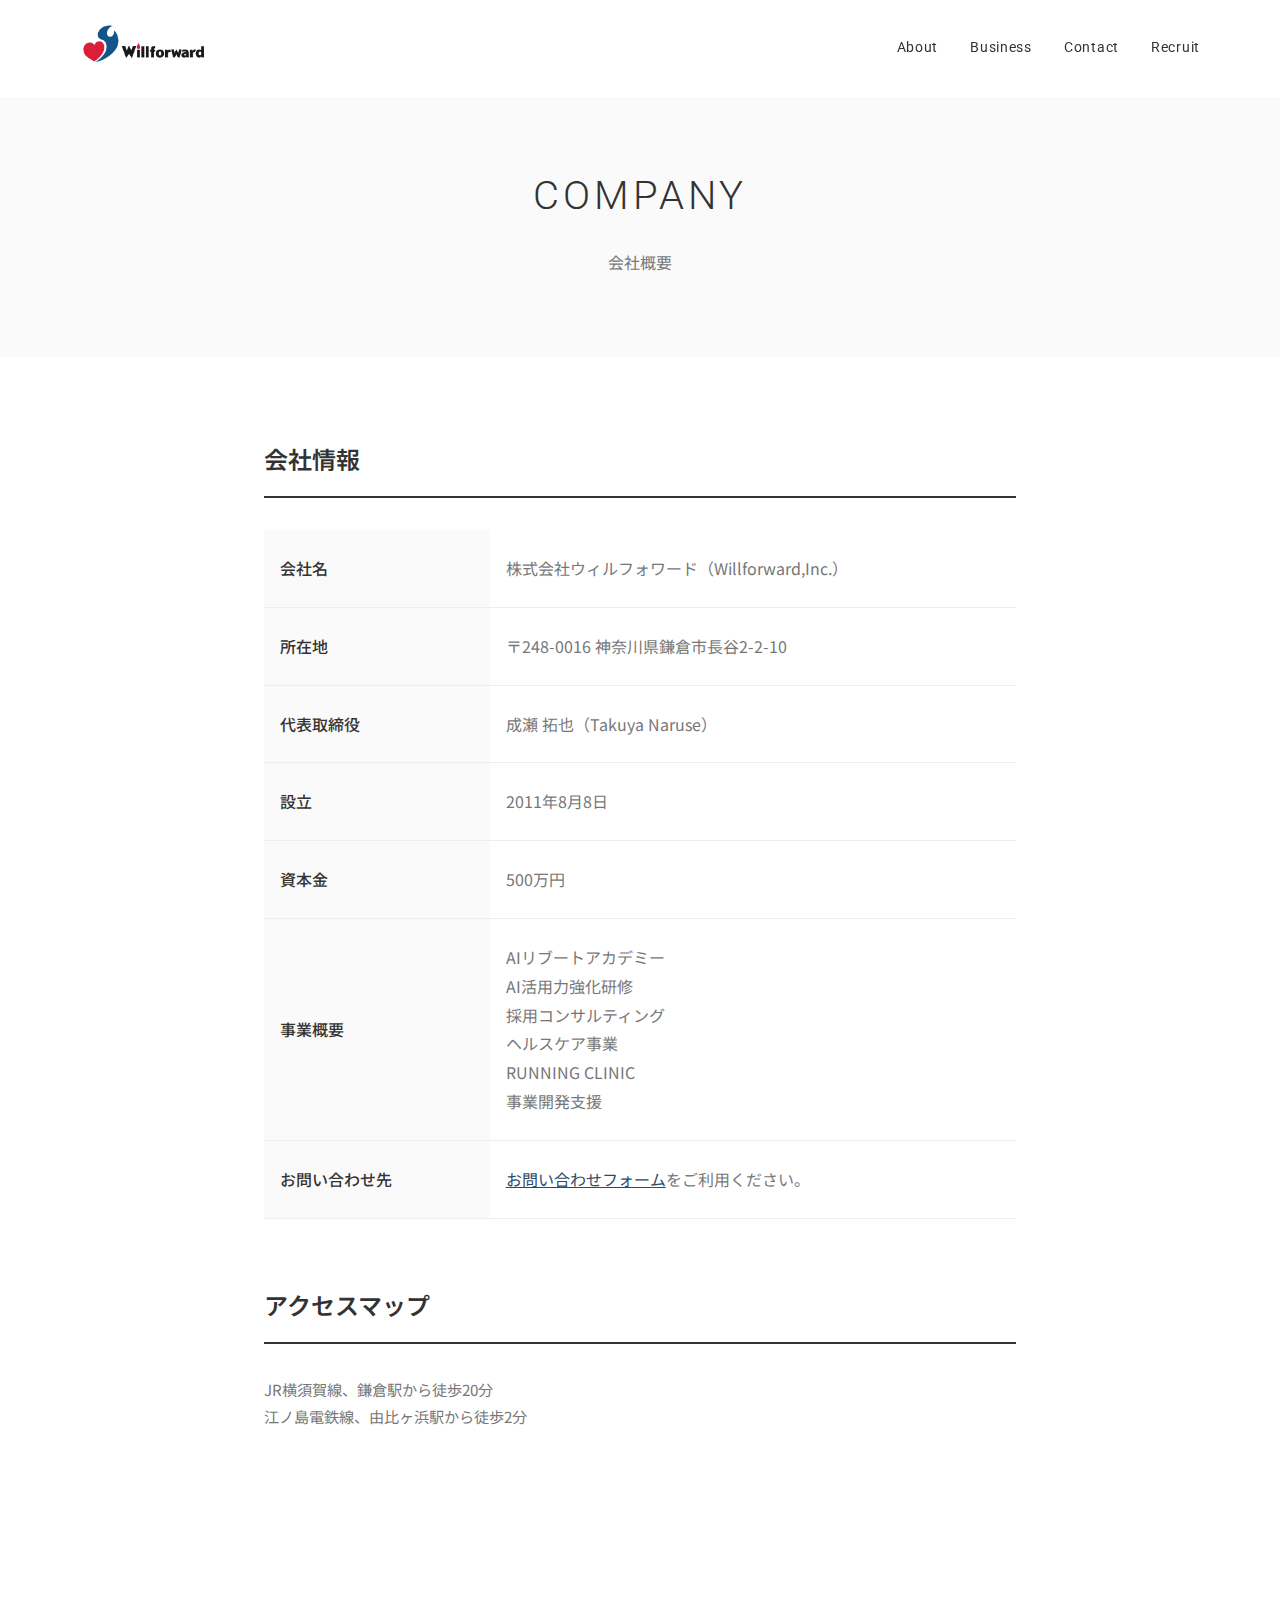
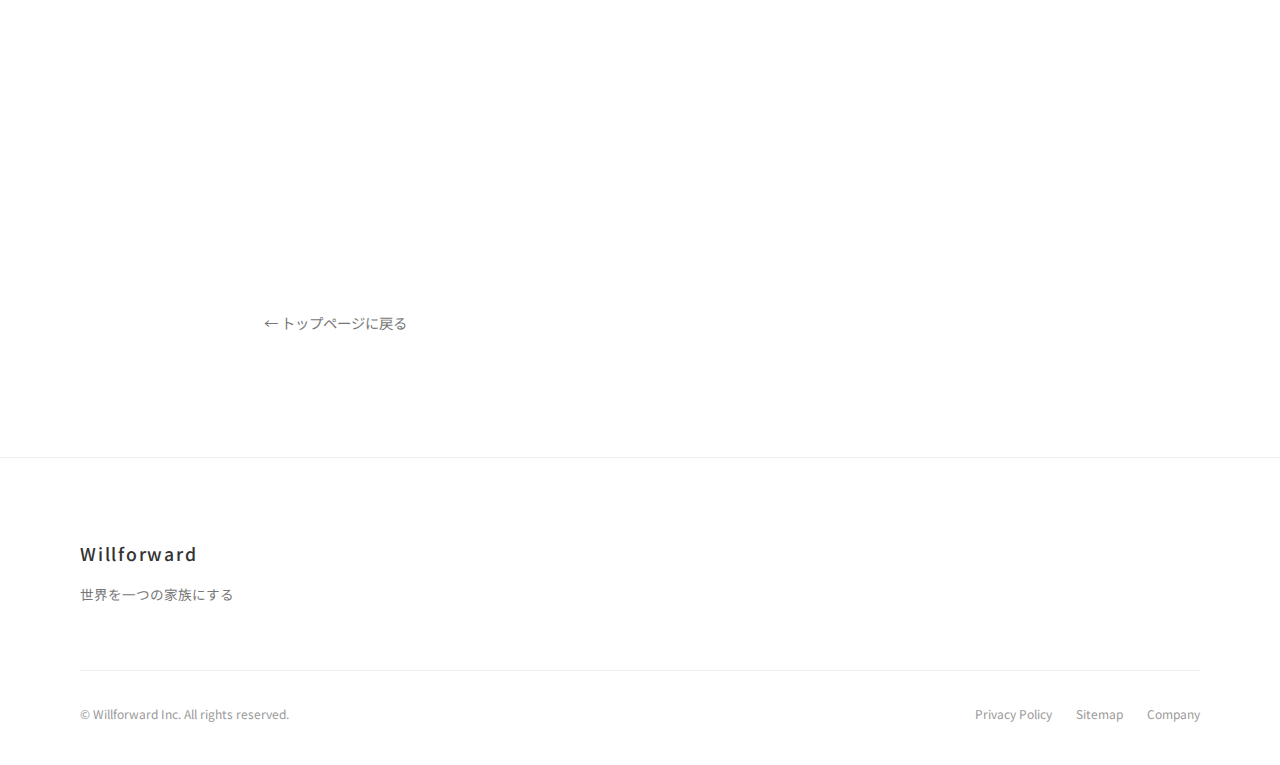
<file: company.html>
<!DOCTYPE html>
<html lang="ja">

<head>
    <meta charset="UTF-8">
    <meta name="viewport" content="width=device-width, initial-scale=1.0">
    <meta name="description" content="株式会社ウィルフォワードの会社概要。所在地、代表取締役、設立、事業概要など。">
    <title>会社概要 | 株式会社Willforward</title>
    <link rel="preconnect" href="https://fonts.googleapis.com">
    <link rel="preconnect" href="https://fonts.gstatic.com" crossorigin>
    <link
        href="https://fonts.googleapis.com/css2?family=Noto+Sans+JP:wght@300;400;500;700&family=Roboto:wght@300;400;500&display=swap"
        rel="stylesheet">
    <link rel="stylesheet" href="styles.css">
    <style>
        .page-header {
            padding: 160px 0 80px;
            text-align: center;
            background: var(--color-bg-alt);
        }

        .page-title {
            font-family: var(--font-en);
            font-size: 2.5rem;
            font-weight: 300;
            letter-spacing: 0.1em;
            margin-bottom: 16px;
        }

        .page-subtitle {
            font-size: 1rem;
            color: var(--color-text-sub);
        }

        .article-container {
            max-width: 800px;
            margin: 0 auto;
            padding: 80px 24px 120px;
        }

        .company-table {
            width: 100%;
            border-collapse: collapse;
            margin-bottom: 64px;
        }

        .company-table tr {
            border-bottom: 1px solid var(--color-border);
        }

        .company-table th,
        .company-table td {
            padding: 24px 16px;
            text-align: left;
            font-size: 1rem;
            line-height: 1.8;
        }

        .company-table th {
            width: 30%;
            font-weight: 500;
            color: var(--color-text);
            background: var(--color-bg-alt);
        }

        .company-table td {
            color: var(--color-text-sub);
        }

        .section-heading {
            font-size: 1.5rem;
            font-weight: 600;
            margin-bottom: 32px;
            padding-bottom: 16px;
            border-bottom: 2px solid var(--color-text);
        }

        .map-container {
            margin-top: 48px;
        }

        .map-info {
            font-size: 0.95rem;
            color: var(--color-text-sub);
            line-height: 1.8;
            margin-top: 24px;
        }

        .back-link {
            display: inline-block;
            margin-top: 48px;
            font-size: 0.9rem;
            color: var(--color-text-sub);
            text-decoration: none;
            transition: color 0.3s ease;
        }

        .back-link:hover {
            color: var(--color-text);
        }
    </style>
</head>

<body>
    <!-- Header -->
    <header class="header">
        <div class="header-inner">
            <a href="index.html" class="logo">
                <img src="assets/header-logo.png" alt="Willforward" class="header-logo-img">
            </a>
            <button class="menu-toggle" aria-label="メニューを開く">
                <span class="menu-bar"></span>
                <span class="menu-bar"></span>
                <span class="menu-bar"></span>
            </button>
            <nav class="nav nav-desktop">
                <a href="mvv.html" class="nav-link">About</a>
                <a href="business-policy.html" class="nav-link">Business</a>
                <a href="contact.html" class="nav-link">Contact</a>
                <a href="https://www.wantedly.com/companies/willforward" target="_blank" rel="noopener noreferrer"
                    class="nav-link">Recruit</a>
            </nav>
        </div>
    </header>

    <!-- Mobile Navigation -->
    <nav class="nav nav-mobile">
        <a href="mvv.html" class="nav-link">About</a>
        <a href="business-policy.html" class="nav-link">Business</a>
        <a href="contact.html" class="nav-link">Contact</a>
        <a href="https://www.wantedly.com/companies/willforward" target="_blank" rel="noopener noreferrer"
            class="nav-link">Recruit</a>
    </nav>
    <div class="menu-overlay"></div>

    <!-- Page Header -->
    <section class="page-header">
        <h1 class="page-title">COMPANY</h1>
        <p class="page-subtitle">会社概要</p>
    </section>

    <!-- Article Content -->
    <article class="article-container">
        <section>
            <h2 class="section-heading">会社情報</h2>
            <table class="company-table">
                <tr>
                    <th>会社名</th>
                    <td>株式会社ウィルフォワード（Willforward,Inc.）</td>
                </tr>
                <tr>
                    <th>所在地</th>
                    <td>〒248-0016 神奈川県鎌倉市長谷2-2-10</td>
                </tr>
                <tr>
                    <th>代表取締役</th>
                    <td>成瀬 拓也（Takuya Naruse）</td>
                </tr>
                <tr>
                    <th>設立</th>
                    <td>2011年8月8日</td>
                </tr>
                <tr>
                    <th>資本金</th>
                    <td>500万円</td>
                </tr>
                <tr>
                    <th>事業概要</th>
                    <td>
                        AIリブートアカデミー<br>
                        AI活用力強化研修<br>
                        採用コンサルティング<br>
                        ヘルスケア事業<br>
                        RUNNING CLINIC<br>
                        事業開発支援
                    </td>
                </tr>
                <tr>
                    <th>お問い合わせ先</th>
                    <td><a href="contact.html" class="text-link">お問い合わせフォーム</a>をご利用ください。</td>
                </tr>
            </table>
        </section>

        <section class="map-container">
            <h2 class="section-heading">アクセスマップ</h2>
            <p class="map-info">
                JR横須賀線、鎌倉駅から徒歩20分<br>
                江ノ島電鉄線、由比ヶ浜駅から徒歩2分
            </p>
            <div class="map-embed">
                <iframe 
                    src="https://maps.google.com/maps?q=神奈川県鎌倉市長谷2-2-10&output=embed&z=16"
                    width="100%" 
                    height="400" 
                    style="border:0; border-radius: 8px; margin-top: 24px;" 
                    allowfullscreen="" 
                    loading="lazy" 
                    referrerpolicy="no-referrer-when-downgrade">
                </iframe>
            </div>
        </section>

        <a href="index.html" class="back-link">← トップページに戻る</a>
    </article>

    <!-- Footer -->
    <footer class="footer">
        <div class="container">
            <div class="footer-top">
                <div class="footer-brand">
                    <p class="footer-logo">Willforward</p>
                    <p class="footer-slogan">世界を一つの家族にする</p>
                </div>
            </div>
            <div class="footer-bottom">
                <p class="copyright">© Willforward Inc. All rights reserved.</p>
                <div class="footer-legal">
                    <a href="privacy.html">Privacy Policy</a>
                    <a href="sitemap.html">Sitemap</a>
                    <a href="company.html">Company</a>
                </div>
            </div>
        </div>
    </footer>

    <script src="script.js"></script>
</body>

</html>
</file>
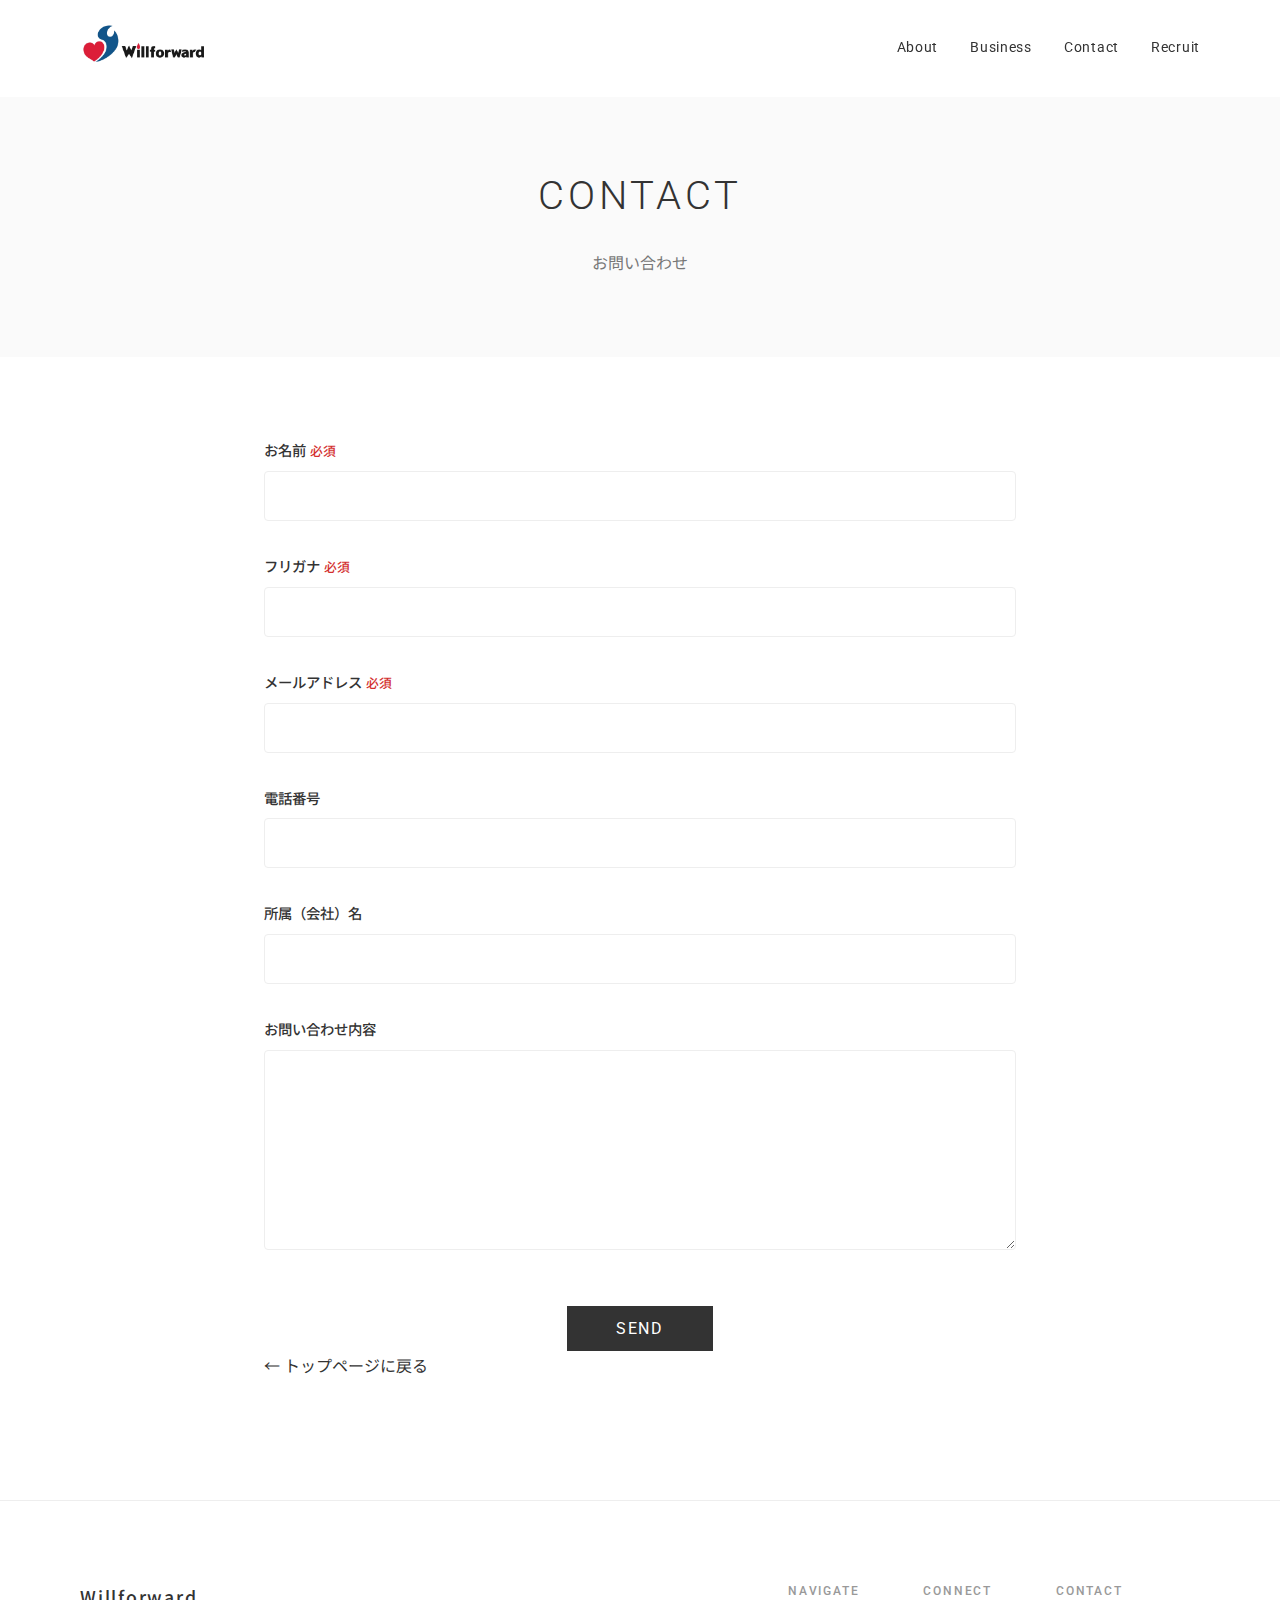
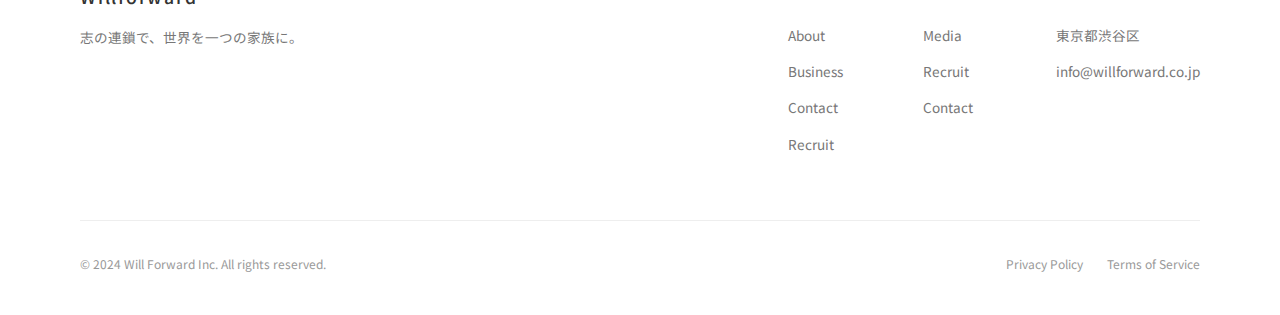
<file: contact.html>
<!DOCTYPE html>
<html lang="ja">

<head>
    <meta charset="UTF-8">
    <meta name="viewport" content="width=device-width, initial-scale=1.0">
    <meta name="description" content="Willforward Contact - お問い合わせ">
    <title>Contact | 株式会社Willforward</title>
    <link rel="preconnect" href="https://fonts.googleapis.com">
    <link rel="preconnect" href="https://fonts.gstatic.com" crossorigin>
    <link
        href="https://fonts.googleapis.com/css2?family=Noto+Sans+JP:wght@300;400;500;700&family=Roboto:wght@300;400;500&display=swap"
        rel="stylesheet">
    <link rel="stylesheet" href="styles.css">
    <style>
        .page-header {
            padding: 160px 0 80px;
            text-align: center;
            background: var(--color-bg-alt);
        }

        .page-title {
            font-family: var(--font-en);
            font-size: 2.5rem;
            font-weight: 300;
            letter-spacing: 0.1em;
            margin-bottom: 16px;
        }

        .page-subtitle {
            font-size: 1rem;
            color: var(--color-text-sub);
        }

        .contact-container {
            max-width: 800px;
            margin: 0 auto;
            padding: 80px 24px 120px;
        }

        .form-group {
            margin-bottom: 32px;
        }

        .form-label {
            display: block;
            font-size: 0.9rem;
            font-weight: 500;
            margin-bottom: 8px;
            color: var(--color-text);
        }

        .form-label .required {
            color: #d32f2f;
            margin-left: 4px;
            font-size: 0.8rem;
        }

        .form-input,
        .form-textarea {
            width: 100%;
            padding: 12px 16px;
            border: 1px solid var(--color-border);
            border-radius: 4px;
            font-family: inherit;
            font-size: 1rem;
            color: var(--color-text);
            background: var(--color-bg);
            transition: border-color 0.3s ease;
        }

        .form-input:focus,
        .form-textarea:focus {
            outline: none;
            border-color: var(--color-text-muted);
        }

        .form-textarea {
            resize: vertical;
            min-height: 200px;
        }

        .form-submit {
            text-align: center;
            margin-top: 48px;
        }

        .btn-submit {
            background: var(--color-text);
            color: var(--color-bg);
            border: 1px solid var(--color-text);
            padding: 12px 48px;
            font-size: 1rem;
            cursor: pointer;
            transition: all 0.3s ease;
            font-family: var(--font-en);
            letter-spacing: 0.1em;
        }

        .btn-submit:hover {
            background: transparent;
            color: var(--color-text);
        }
    </style>
</head>

<body>
    <!-- Header -->
    <header class="header">
        <div class="header-inner">
            <a href="index.html" class="logo">
                <img src="assets/header-logo.png" alt="Willforward" class="header-logo-img">
            </a>
            <nav class="nav">
                <a href="mvv.html" class="nav-link">About</a>
                <a href="business-policy.html" class="nav-link">Business</a>
                <a href="contact.html" class="nav-link">Contact</a>
                <a href="https://www.wantedly.com/companies/willforward" target="_blank" rel="noopener noreferrer"
                    class="nav-link">Recruit</a>
            </nav>
        </div>
    </header>

    <div class="page-header">
        <h1 class="page-title">CONTACT</h1>
        <p class="page-subtitle">お問い合わせ</p>
    </div>

    <main class="contact-container">
        <form action="mail.php" method="POST">
            <div class="form-group">
                <label for="name" class="form-label">お名前<span class="required">必須</span></label>
                <input type="text" id="name" name="name" class="form-input" required>
            </div>

            <div class="form-group">
                <label for="furigana" class="form-label">フリガナ<span class="required">必須</span></label>
                <input type="text" id="furigana" name="furigana" class="form-input" required>
            </div>

            <div class="form-group">
                <label for="email" class="form-label">メールアドレス<span class="required">必須</span></label>
                <input type="email" id="email" name="email" class="form-input" required>
            </div>

            <div class="form-group">
                <label for="phone" class="form-label">電話番号</label>
                <input type="tel" id="phone" name="phone" class="form-input">
            </div>

            <div class="form-group">
                <label for="company" class="form-label">所属（会社）名</label>
                <input type="text" id="company" name="company" class="form-input">
            </div>

            <div class="form-group">
                <label for="message" class="form-label">お問い合わせ内容</label>
                <textarea id="message" name="message" class="form-textarea"></textarea>
            </div>

            <div class="form-submit">
                <button type="submit" class="btn-submit">SEND</button>
            </div>
        </form>

        <a href="index.html" class="back-link">← トップページに戻る</a>
    </main>

    <!-- Footer -->
    <footer class="footer">
        <div class="container">
            <div class="footer-top">
                <div class="footer-brand">
                    <p class="footer-logo">Willforward</p>
                    <p class="footer-slogan">志の連鎖で、世界を一つの家族に。</p>
                </div>
                <div class="footer-links">
                    <div class="footer-column">
                        <h4 class="footer-heading">NAVIGATE</h4>
                        <a href="mvv.html">About</a>
                        <a href="business-policy.html">Business</a>
                        <a href="contact.html">Contact</a>
                        <a href="https://www.wantedly.com/companies/willforward" target="_blank"
                            rel="noopener noreferrer">Recruit</a>
                    </div>
                    <div class="footer-column">
                        <h4 class="footer-heading">CONNECT</h4>
                        <a href="#">Media</a>
                        <a href="https://www.wantedly.com/companies/willforward" target="_blank"
                            rel="noopener noreferrer">Recruit</a>
                        <a href="contact.html">Contact</a>
                    </div>
                    <div class="footer-column">
                        <h4 class="footer-heading">CONTACT</h4>
                        <p>東京都渋谷区</p>
                        <p>info@willforward.co.jp</p>
                    </div>
                </div>
            </div>
            <div class="footer-bottom">
                <p class="copyright">© 2024 Will Forward Inc. All rights reserved.</p>
                <div class="footer-legal">
                    <a href="#">Privacy Policy</a>
                    <a href="#">Terms of Service</a>
                </div>
            </div>
        </div>
    </footer>
</body>

</html>
</file>
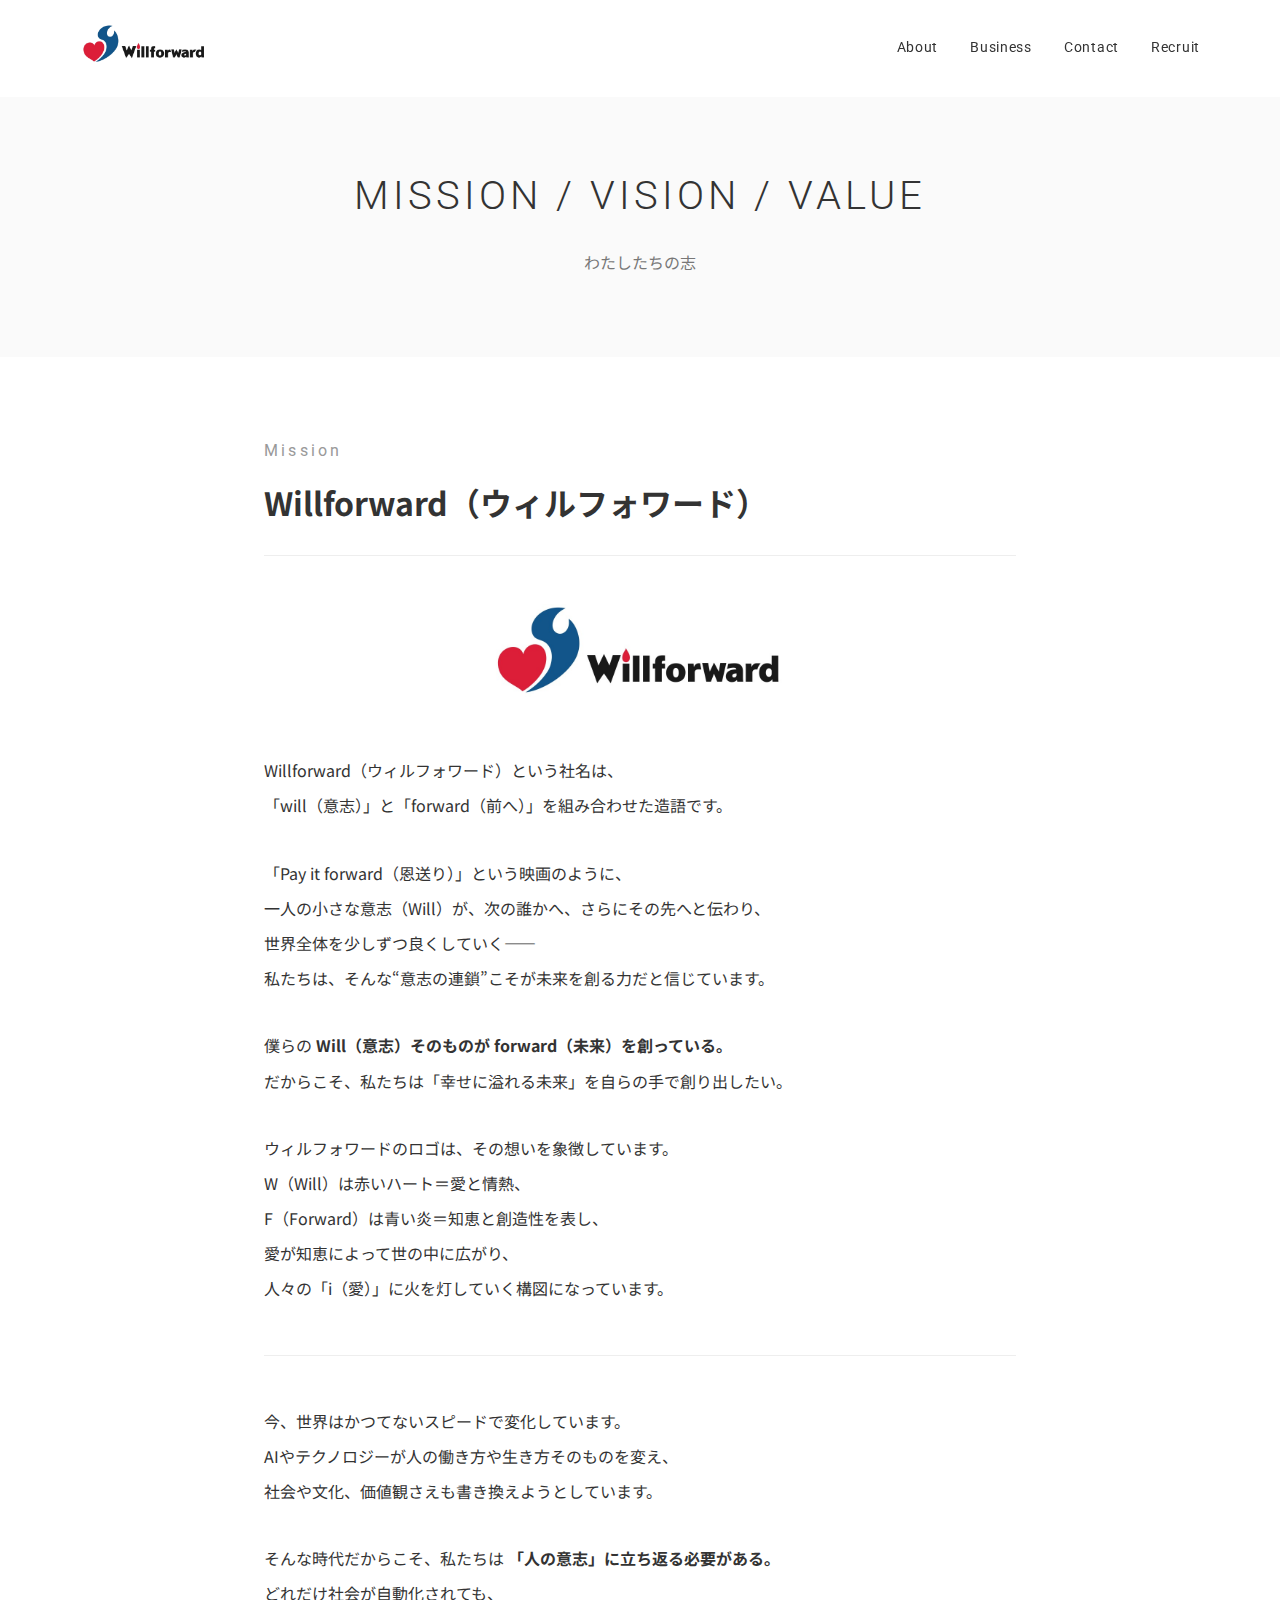
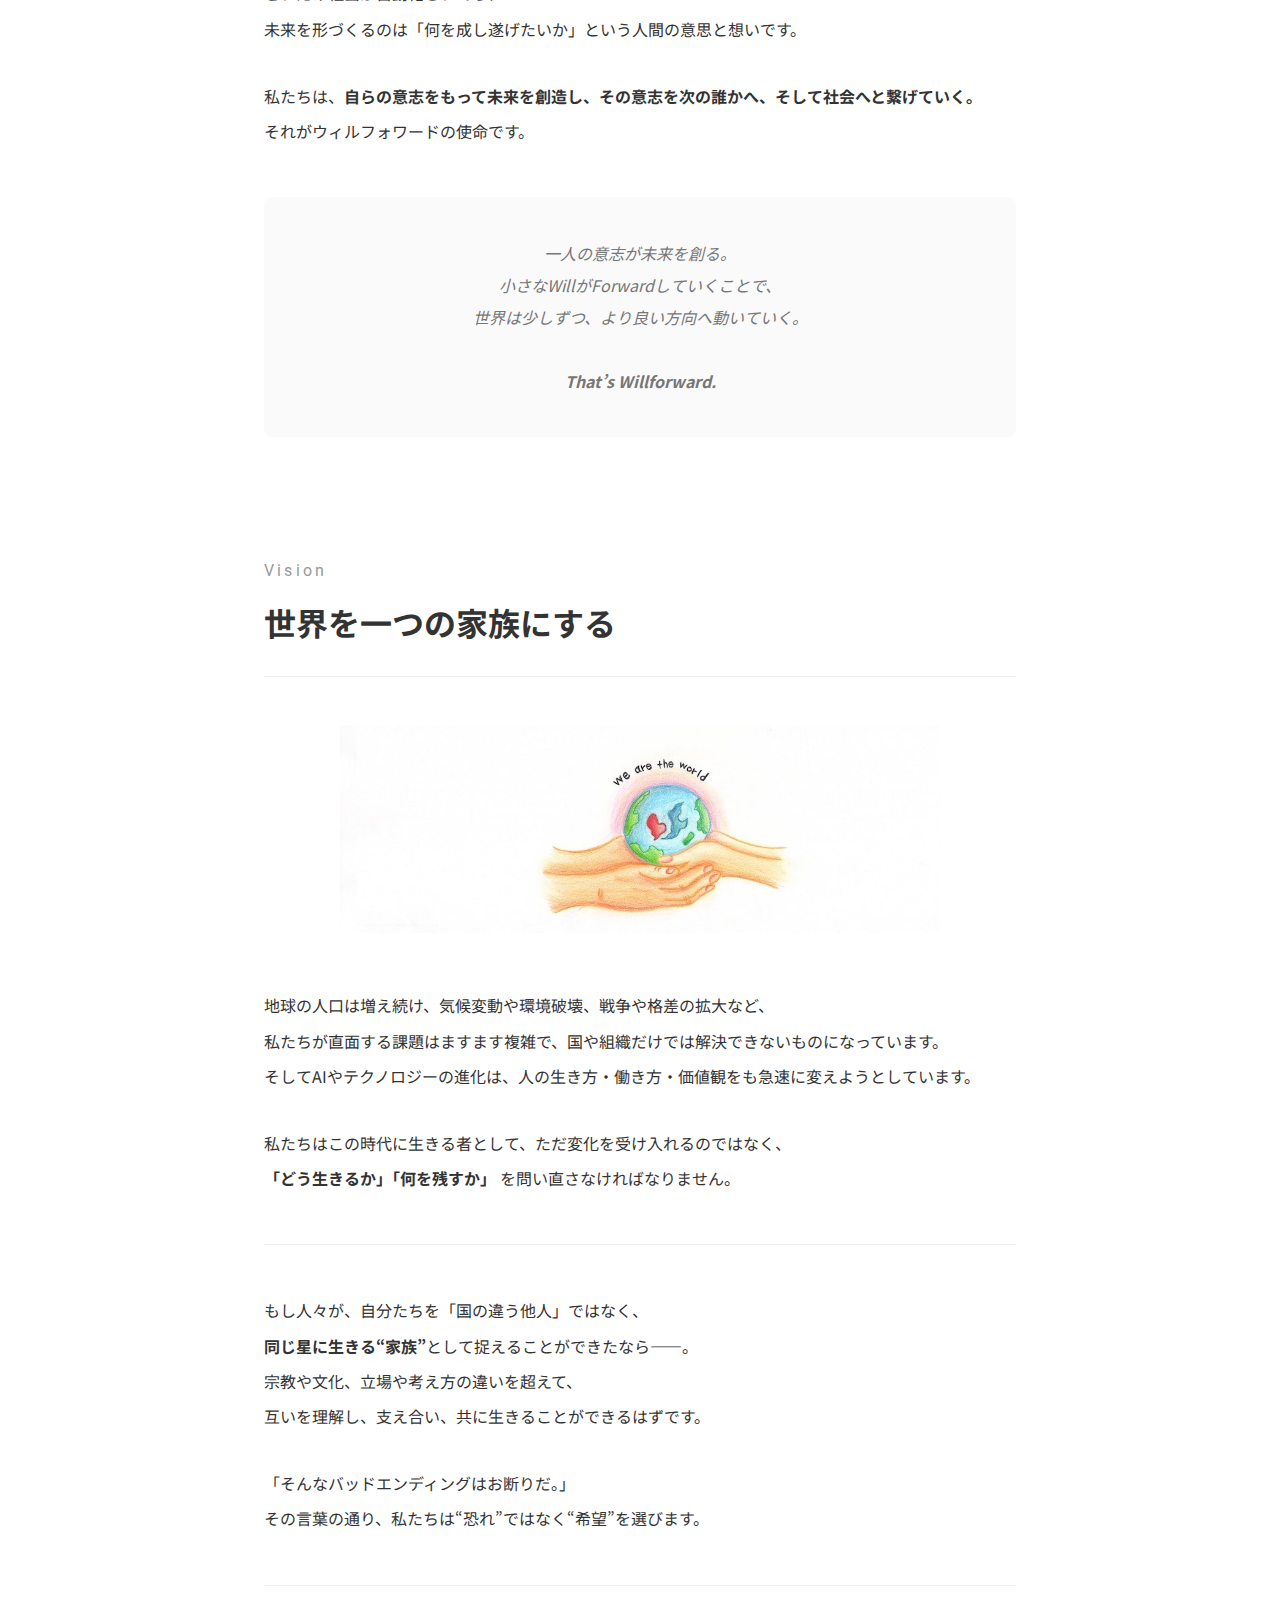
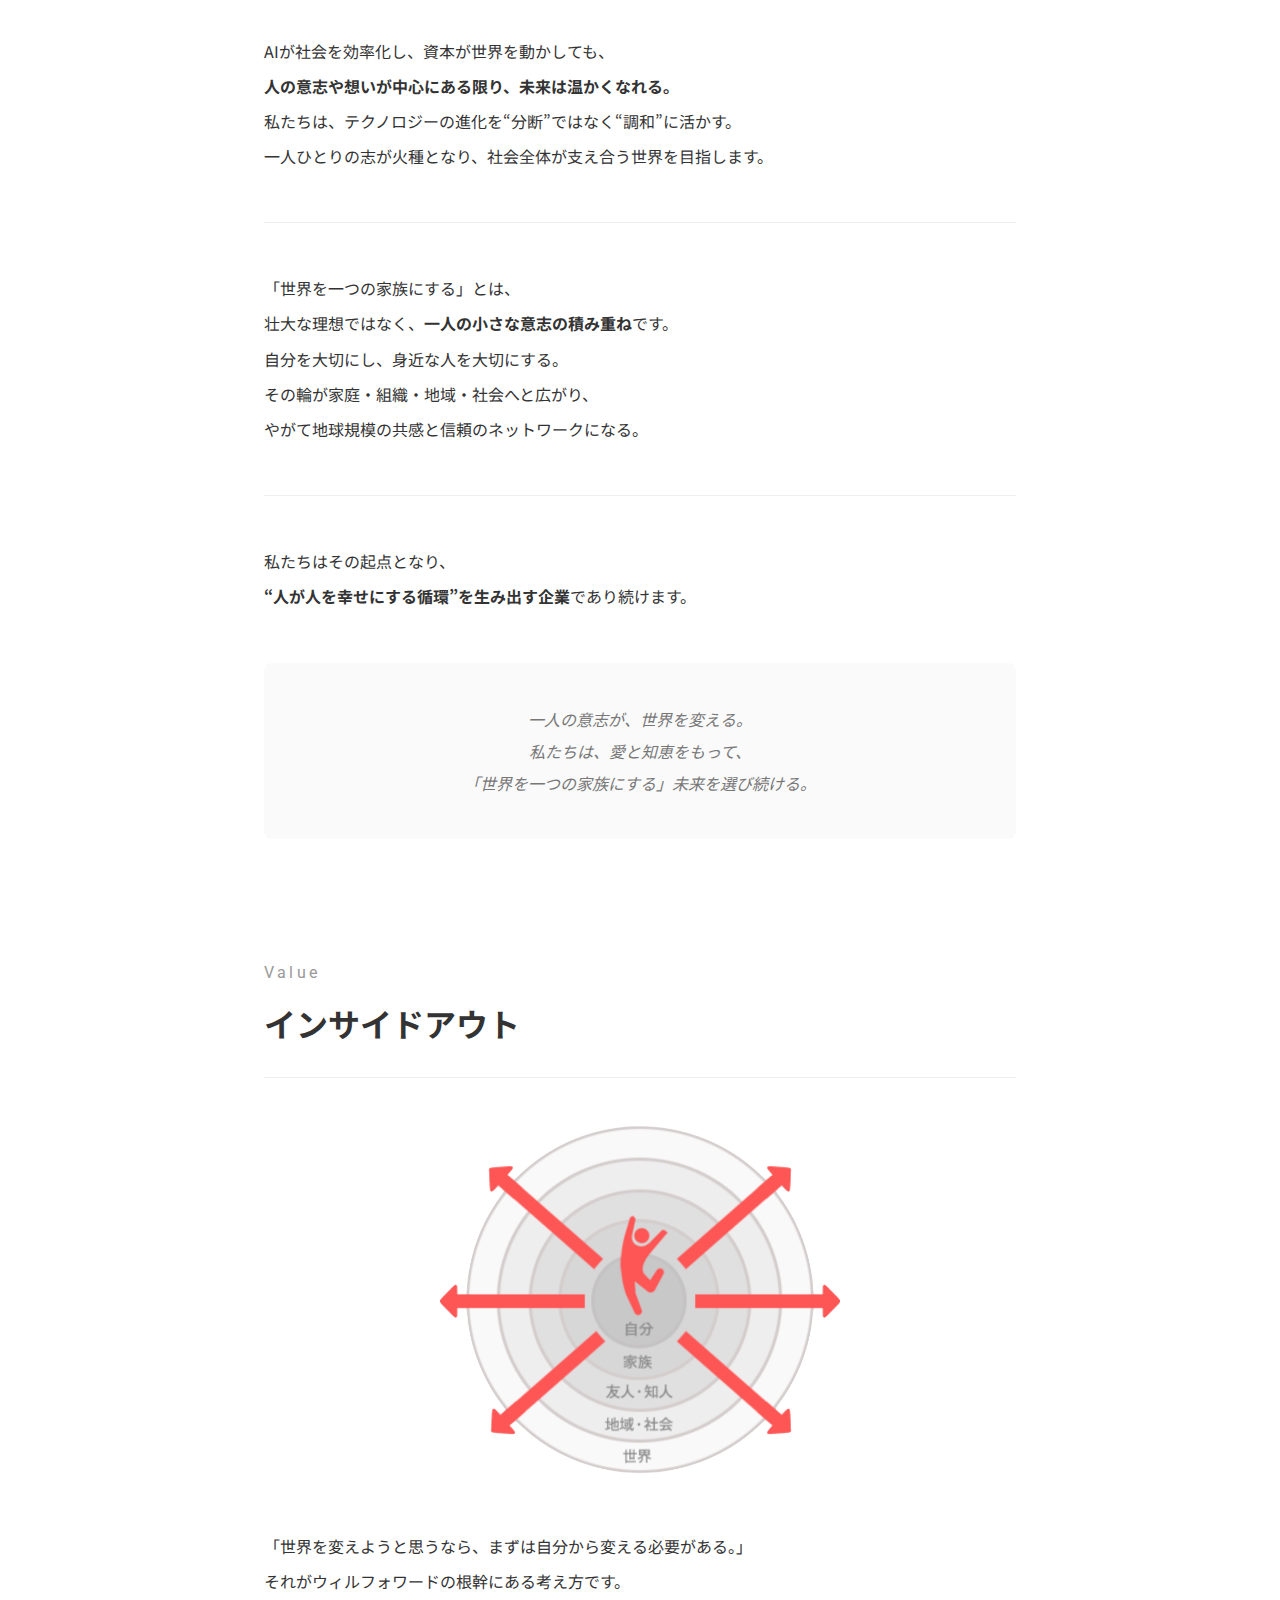
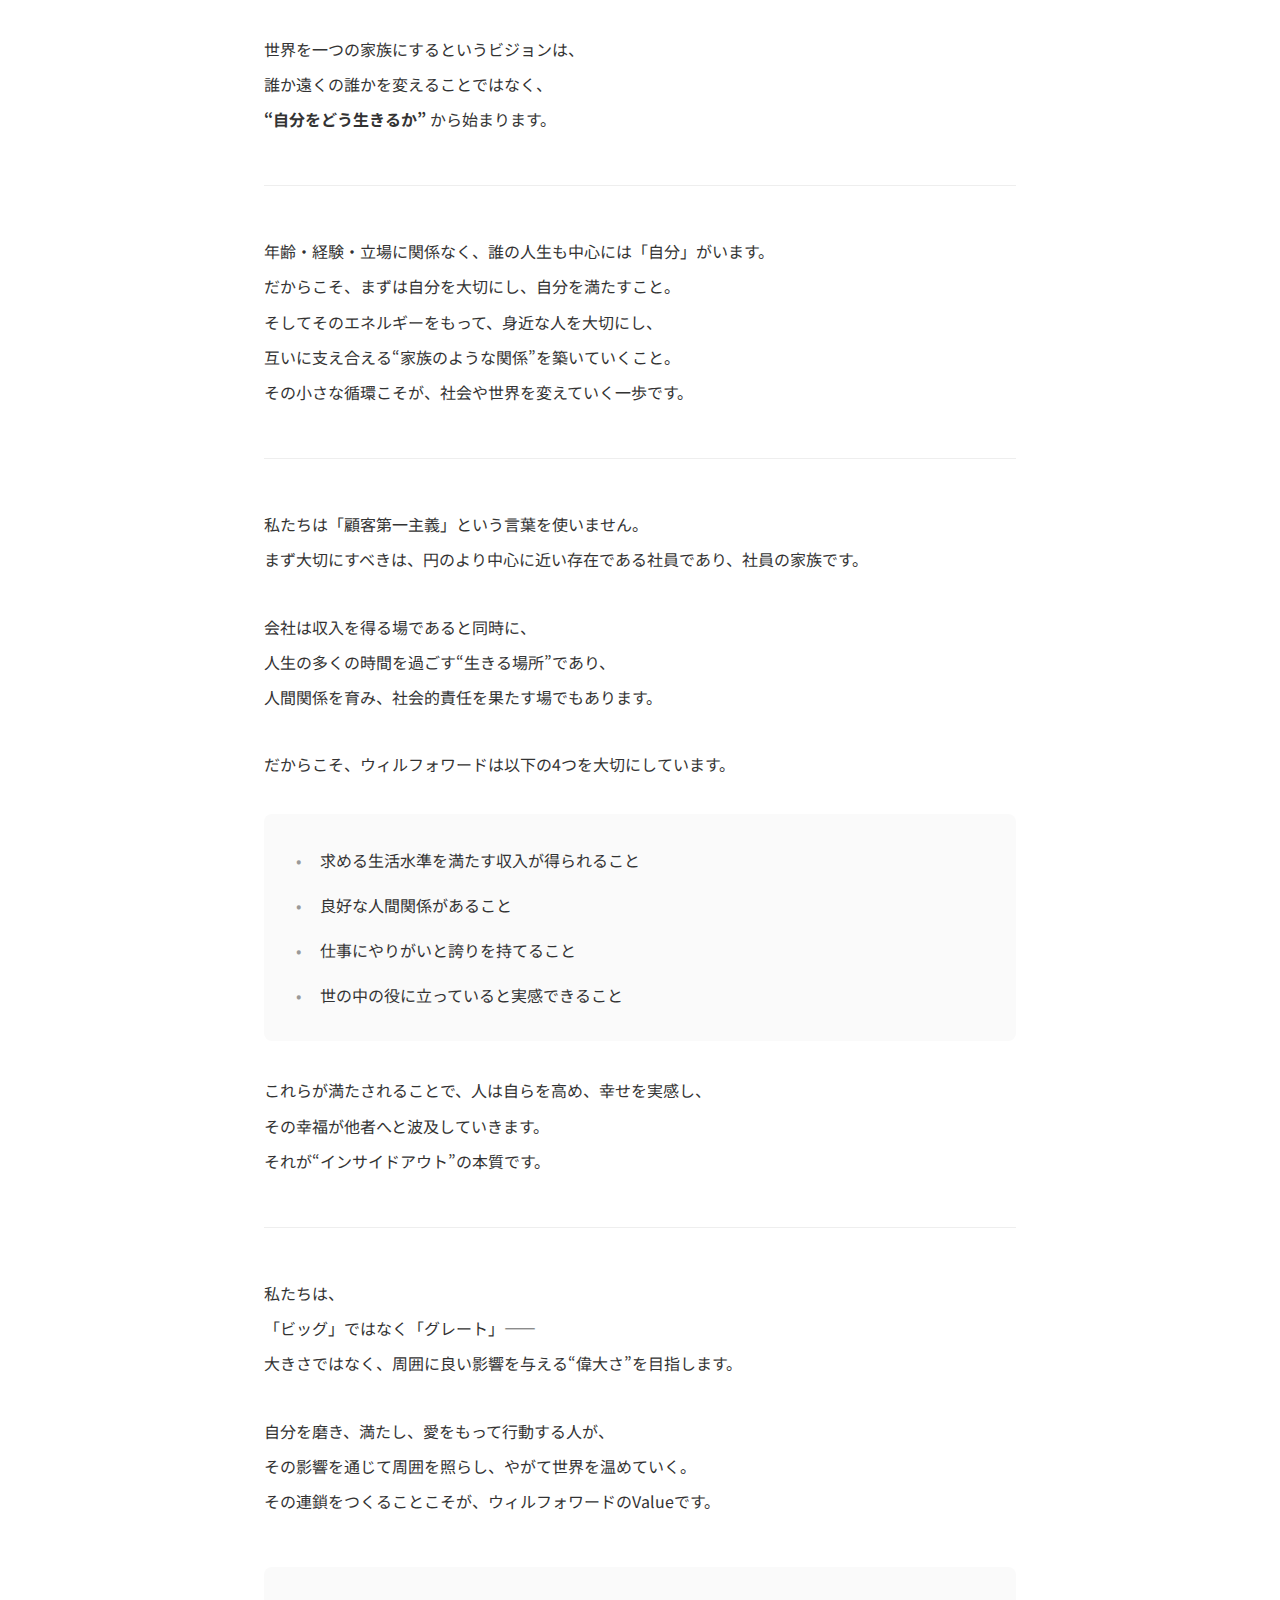
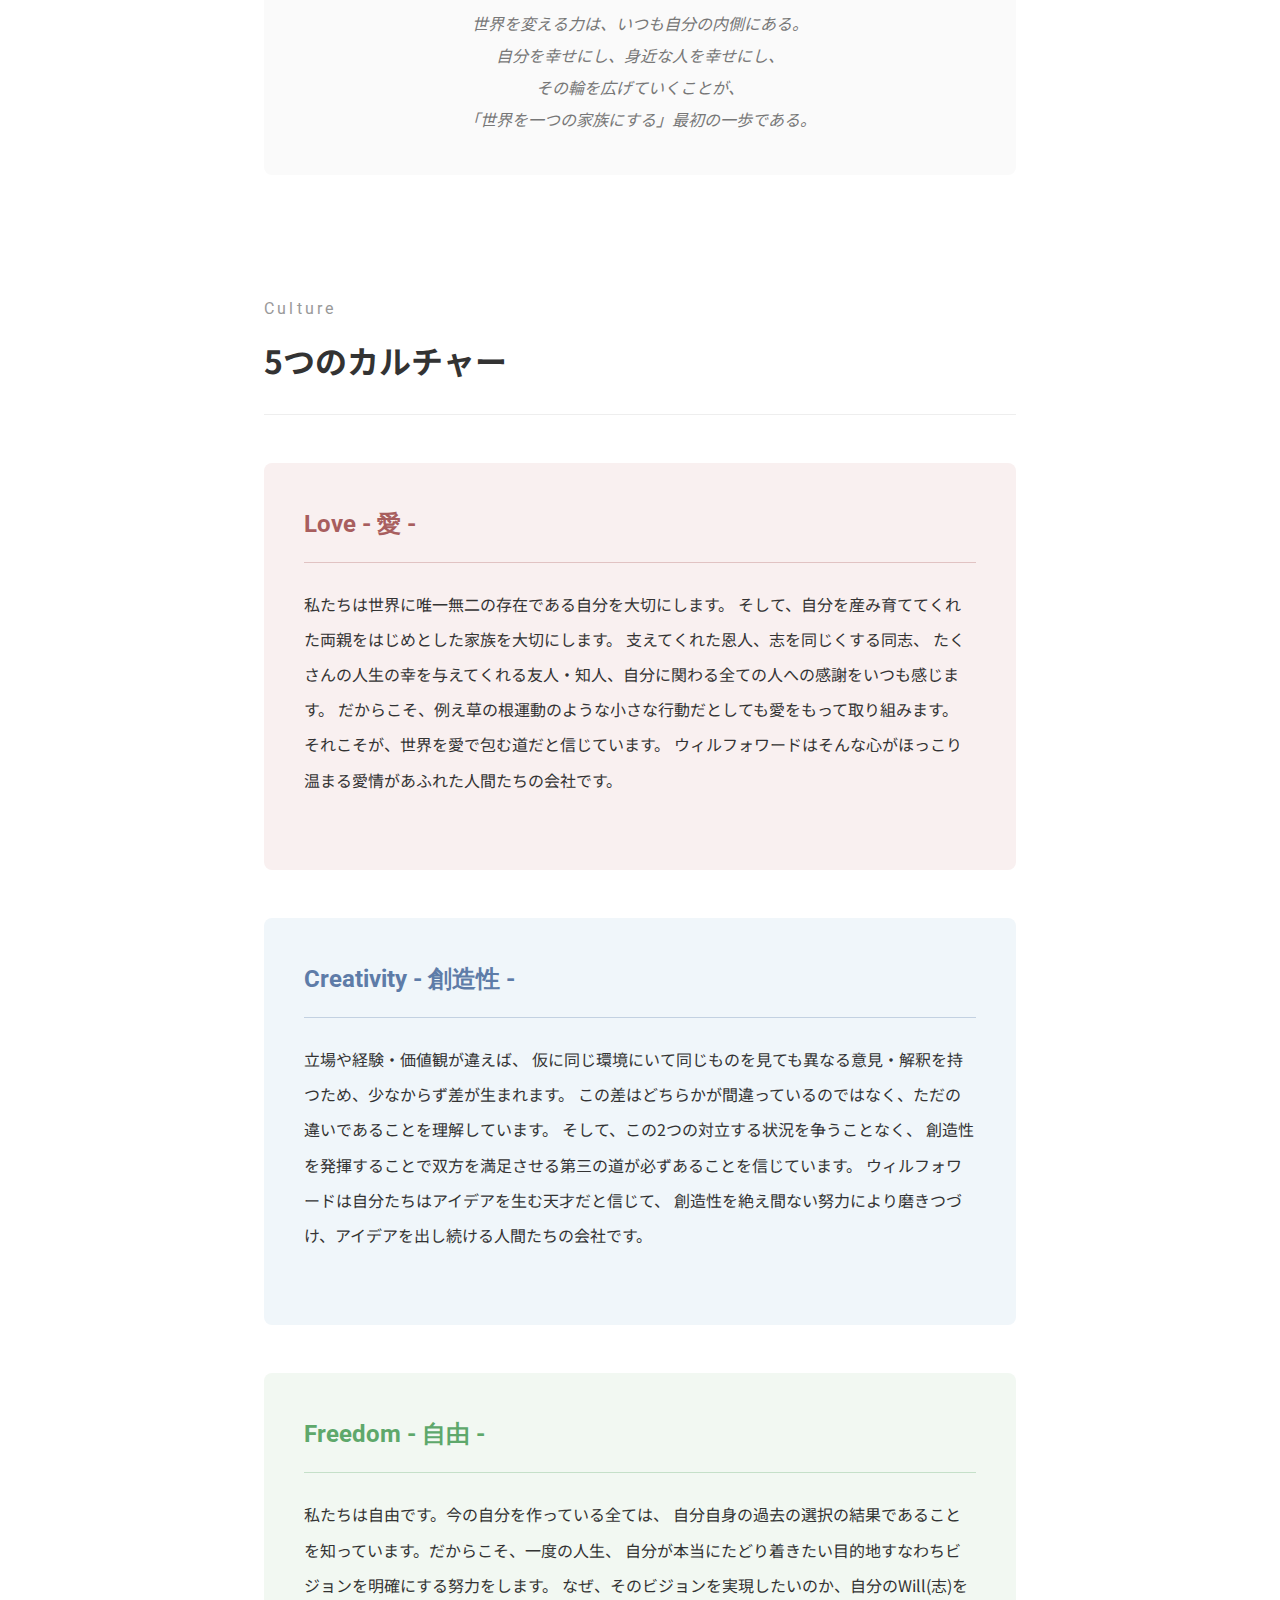
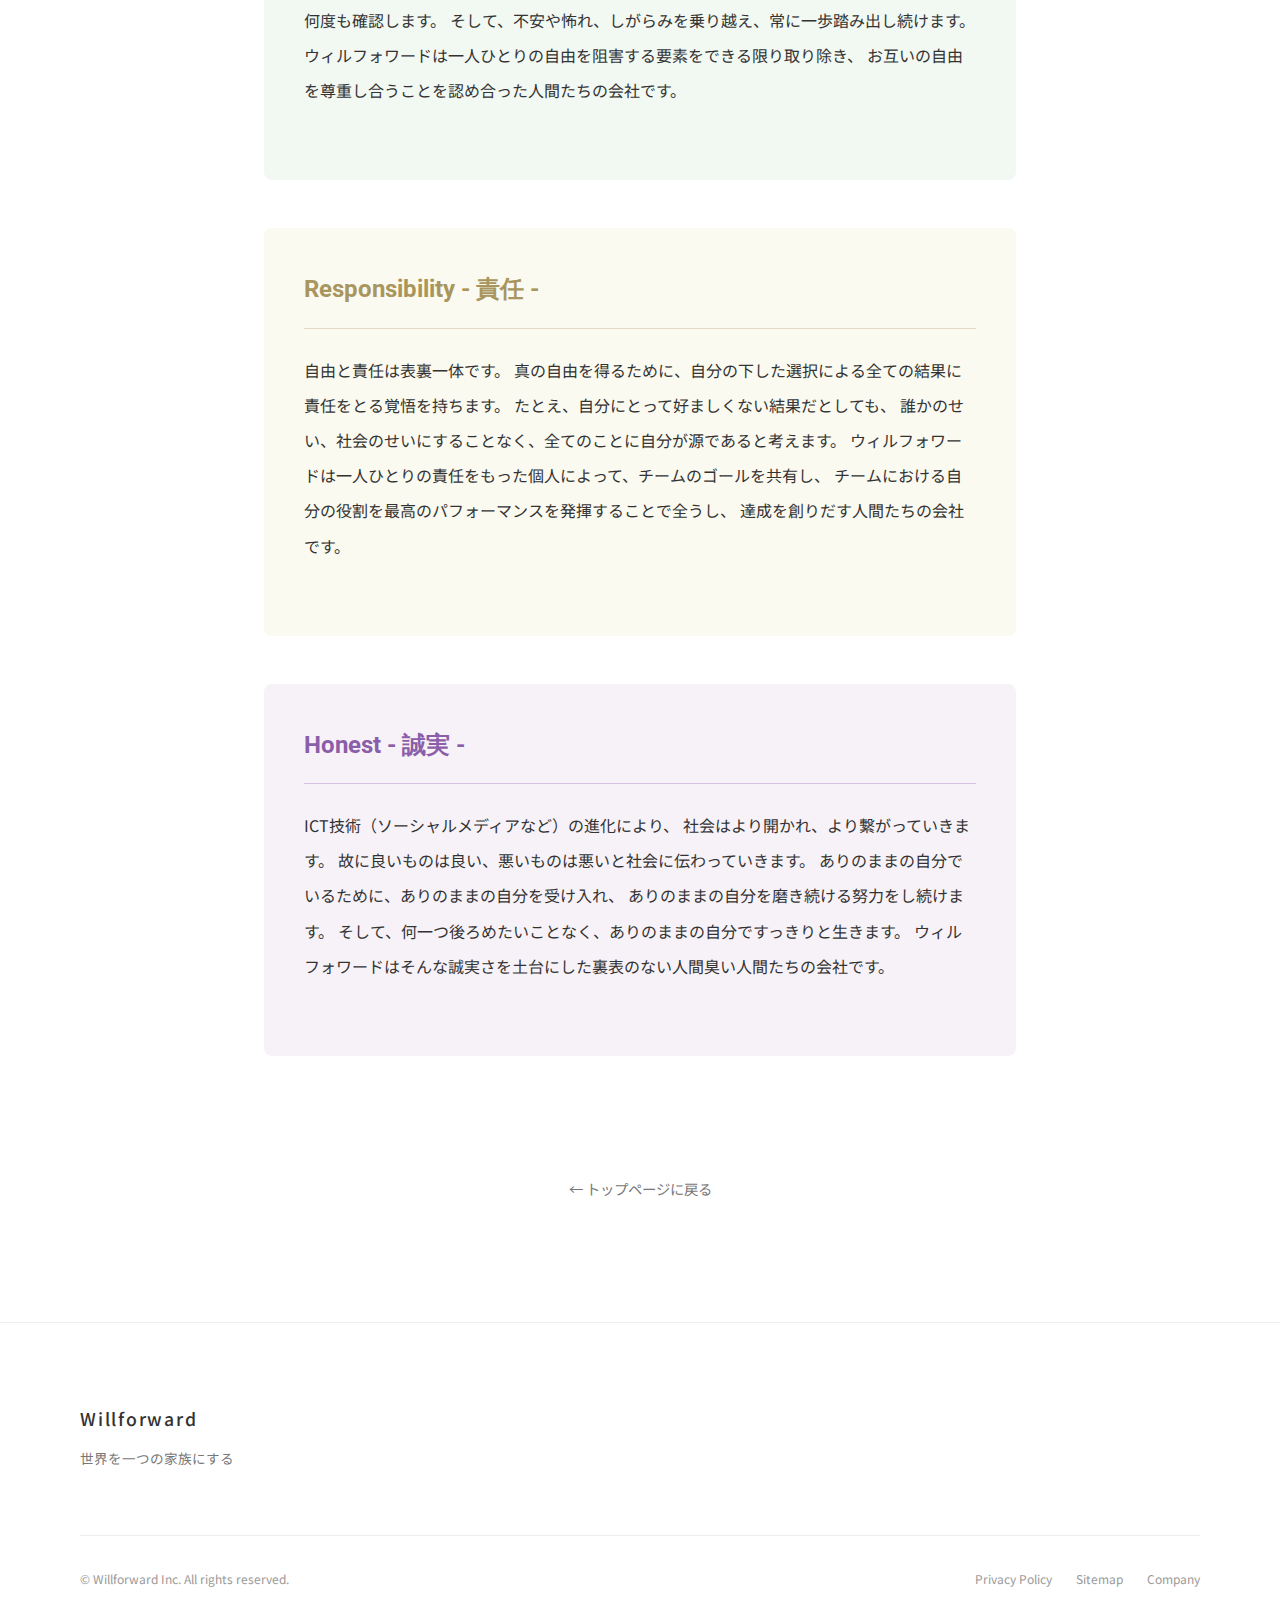
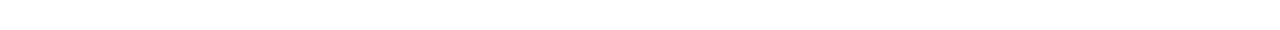
<file: mvv.html>
<!DOCTYPE html>
<html lang="ja">

<head>
    <meta charset="UTF-8">
    <meta name="viewport" content="width=device-width, initial-scale=1.0">
    <meta name="description" content="Willforward MVV (Mission, Vision, Value) - 私たちの使命、目指す未来、そして大切にする価値観について。">
    <title>MVV (Mission / Vision / Value) | 株式会社Willforward</title>
    <link rel="preconnect" href="https://fonts.googleapis.com">
    <link rel="preconnect" href="https://fonts.gstatic.com" crossorigin>
    <link
        href="https://fonts.googleapis.com/css2?family=Noto+Sans+JP:wght@300;400;500;700&family=Roboto:wght@300;400;500&display=swap"
        rel="stylesheet">
    <link rel="stylesheet" href="styles.css">
    <style>
        .page-header {
            padding: 160px 0 80px;
            text-align: center;
            background: var(--color-bg-alt);
        }

        .page-title {
            font-family: var(--font-en);
            font-size: 2.5rem;
            font-weight: 300;
            letter-spacing: 0.1em;
            margin-bottom: 16px;
        }

        .page-subtitle {
            font-size: 1rem;
            color: var(--color-text-sub);
        }

        .article-container {
            max-width: 800px;
            margin: 0 auto;
            padding: 80px 24px 120px;
        }

        .article-section {
            margin-bottom: 120px;
        }

        .mvv-heading-wrapper {
            display: flex;
            align-items: center;
            gap: 24px;
            margin-bottom: 48px;
            padding-bottom: 24px;
            border-bottom: 1px solid var(--color-border);
        }

        .mvv-icon {
            font-size: 3rem;
        }

        .mvv-title-group {
            display: flex;
            flex-direction: column;
        }

        .mvv-type {
            font-family: var(--font-en);
            font-size: 1rem;
            letter-spacing: 0.2em;
            color: var(--color-text-muted);
            margin-bottom: 8px;
        }

        .mvv-main-title {
            font-size: 2rem;
            font-weight: 700;
        }

        .article-text {
            font-size: 1rem;
            line-height: 2.2;
            color: var(--color-text);
            margin-bottom: 32px;
        }

        .article-quote {
            background: var(--color-bg-alt);
            padding: 40px;
            border-radius: 8px;
            margin: 48px 0;
            font-style: italic;
            color: var(--color-text-sub);
            line-height: 2;
            text-align: center;
        }

        .article-list {
            list-style: none;
            margin: 32px 0;
            padding: 32px;
            background: var(--color-bg-alt);
            border-radius: 8px;
        }

        .article-list li {
            margin-bottom: 16px;
            padding-left: 1.5em;
            position: relative;
            line-height: 1.8;
        }

        .article-list li::before {
            content: "•";
            position: absolute;
            left: 0;
            color: var(--color-text-muted);
        }

        .article-list li:last-child {
            margin-bottom: 0;
        }

        .back-link {
            display: block;
            text-align: center;
            margin-top: 80px;
            color: var(--color-text-sub);
            font-size: 0.9rem;
        }

        @media (max-width: 767px) {
            .mvv-heading-wrapper {
                flex-direction: column;
                align-items: flex-start;
                gap: 16px;
            }

            .mvv-main-title {
                font-size: 1.6rem;
            }
        }

        .mvv-image-container {
            margin-bottom: 48px;
            text-align: center;
        }

        .mvv-mission-image {
            max-width: 100%;
            height: auto;
            width: 300px;
            /* Adjust as needed */
        }

        .mvv-vision-image {
            max-width: 100%;
            height: auto;
            width: 600px;
            /* Wider image for vision */
        }

        .mvv-value-image {
            max-width: 100%;
            height: auto;
            width: 400px;
        }

        .culture-list {
            display: grid;
            gap: 48px;
        }

        .culture-item {
            background: var(--color-bg-alt);
            padding: 40px;
            border-radius: 8px;
        }

        /* Culture Colors */
        /* Culture Colors */
        .culture-love {
            background-color: #f9f0f0;
            /* Desaturated Red */
        }

        .culture-love .culture-title {
            color: #a85e5e;
            /* Desaturated Red Text */
            border-color: rgba(168, 94, 94, 0.3);
        }

        .culture-creativity {
            background-color: #f0f6fa;
            /* Desaturated Blue */
        }

        .culture-creativity .culture-title {
            color: #5e7ca8;
            /* Desaturated Blue Text */
            border-color: rgba(94, 124, 168, 0.3);
        }

        .culture-freedom {
            background-color: #f2f8f2;
            /* Desaturated Green */
        }

        .culture-freedom .culture-title {
            color: #5ea86b;
            /* Desaturated Green Text */
            border-color: rgba(94, 168, 107, 0.3);
        }

        .culture-responsibility {
            background-color: #fbfaf0;
            /* Desaturated Yellow */
        }

        .culture-responsibility .culture-title {
            color: #a8965e;
            /* Desaturated Yellow/Brown Text */
            border-color: rgba(168, 150, 94, 0.3);
        }

        .culture-honest {
            background-color: #f7f2f8;
            /* Desaturated Purple */
        }

        .culture-honest .culture-title {
            color: #8a5ea8;
            /* Desaturated Purple Text */
            border-color: rgba(138, 94, 168, 0.3);
        }

        .culture-title {
            font-family: var(--font-en);
            font-size: 1.5rem;
            margin-bottom: 24px;
            padding-bottom: 16px;
            border-bottom: 1px solid var(--color-border);
            color: var(--color-text);
        }
    </style>
</head>

<body>
    <!-- Header -->
    <header class="header">
        <div class="header-inner">
            <a href="index.html" class="logo">
                <img src="assets/header-logo.png" alt="Willforward" class="header-logo-img">
            </a>
            <nav class="nav">
                <a href="mvv.html" class="nav-link">About</a>
                <a href="business-policy.html" class="nav-link">Business</a>
                <a href="contact.html" class="nav-link">Contact</a>
                <a href="https://www.wantedly.com/companies/willforward" target="_blank" rel="noopener noreferrer"
                    class="nav-link">Recruit</a>
            </nav>
        </div>
    </header>

    <div class="page-header">
        <h1 class="page-title">MISSION / VISION / VALUE</h1>
        <p class="page-subtitle">わたしたちの志</p>
    </div>

    <main class="article-container">

        <!-- Mission -->
        <section class="article-section">
            <div class="mvv-heading-wrapper">
                <div class="mvv-title-group">
                    <span class="mvv-type">Mission</span>
                    <h2 class="mvv-main-title">Willforward（ウィルフォワード）</h2>
                </div>
            </div>

            <div class="mvv-image-container">
                <img src="assets/mission-logo.jpg" alt="Willforward Logo" class="mvv-mission-image">
            </div>

            <p class="article-text">
                Willforward（ウィルフォワード）という社名は、<br>
                「will（意志）」と「forward（前へ）」を組み合わせた造語です。
            </p>
            <p class="article-text">
                「Pay it forward（恩送り）」という映画のように、<br>
                一人の小さな意志（Will）が、次の誰かへ、さらにその先へと伝わり、<br>
                世界全体を少しずつ良くしていく――<br>
                私たちは、そんな“意志の連鎖”こそが未来を創る力だと信じています。
            </p>
            <p class="article-text">
                僕らの <strong>Will（意志）そのものが forward（未来）を創っている。</strong><br>
                だからこそ、私たちは「幸せに溢れる未来」を自らの手で創り出したい。
            </p>
            <p class="article-text">
                ウィルフォワードのロゴは、その想いを象徴しています。<br>
                W（Will）は赤いハート＝愛と情熱、<br>
                F（Forward）は青い炎＝知恵と創造性を表し、<br>
                愛が知恵によって世の中に広がり、<br>
                人々の「i（愛）」に火を灯していく構図になっています。
            </p>
            <hr style="border: 0; border-top: 1px solid var(--color-border); margin: 48px 0;">
            <p class="article-text">
                今、世界はかつてないスピードで変化しています。<br>
                AIやテクノロジーが人の働き方や生き方そのものを変え、<br>
                社会や文化、価値観さえも書き換えようとしています。
            </p>
            <p class="article-text">
                そんな時代だからこそ、私たちは <strong>「人の意志」に立ち返る必要がある。</strong><br>
                どれだけ社会が自動化されても、<br>
                未来を形づくるのは「何を成し遂げたいか」という人間の意思と想いです。
            </p>
            <p class="article-text">
                私たちは、<strong>自らの意志をもって未来を創造し、その意志を次の誰かへ、そして社会へと繋げていく。</strong><br>
                それがウィルフォワードの使命です。
            </p>
            <div class="article-quote">
                一人の意志が未来を創る。<br>
                小さなWillがForwardしていくことで、<br>
                世界は少しずつ、より良い方向へ動いていく。<br>
                <br>
                <strong>That’s Willforward.</strong>
            </div>
        </section>

        <!-- Vision -->
        <section class="article-section">
            <div class="mvv-heading-wrapper">

                <div class="mvv-title-group">
                    <span class="mvv-type">Vision</span>
                    <h2 class="mvv-main-title">世界を一つの家族にする</h2>
                </div>
            </div>

            <div class="mvv-image-container">
                <img src="assets/vision-image.jpg" alt="We are the world" class="mvv-vision-image">
            </div>

            <p class="article-text">
                地球の人口は増え続け、気候変動や環境破壊、戦争や格差の拡大など、<br>
                私たちが直面する課題はますます複雑で、国や組織だけでは解決できないものになっています。<br>
                そしてAIやテクノロジーの進化は、人の生き方・働き方・価値観をも急速に変えようとしています。
            </p>
            <p class="article-text">
                私たちはこの時代に生きる者として、ただ変化を受け入れるのではなく、<br>
                <strong>「どう生きるか」「何を残すか」</strong> を問い直さなければなりません。
            </p>
            <hr style="border: 0; border-top: 1px solid var(--color-border); margin: 48px 0;">
            <p class="article-text">
                もし人々が、自分たちを「国の違う他人」ではなく、<br>
                <strong>同じ星に生きる“家族”</strong>として捉えることができたなら――。<br>
                宗教や文化、立場や考え方の違いを超えて、<br>
                互いを理解し、支え合い、共に生きることができるはずです。
            </p>
            <p class="article-text">
                「そんなバッドエンディングはお断りだ。」<br>
                その言葉の通り、私たちは“恐れ”ではなく“希望”を選びます。
            </p>
            <hr style="border: 0; border-top: 1px solid var(--color-border); margin: 48px 0;">
            <p class="article-text">
                AIが社会を効率化し、資本が世界を動かしても、<br>
                <strong>人の意志や想いが中心にある限り、未来は温かくなれる。</strong><br>
                私たちは、テクノロジーの進化を“分断”ではなく“調和”に活かす。<br>
                一人ひとりの志が火種となり、社会全体が支え合う世界を目指します。
            </p>
            <hr style="border: 0; border-top: 1px solid var(--color-border); margin: 48px 0;">
            <p class="article-text">
                「世界を一つの家族にする」とは、<br>
                壮大な理想ではなく、<strong>一人の小さな意志の積み重ね</strong>です。<br>
                自分を大切にし、身近な人を大切にする。<br>
                その輪が家庭・組織・地域・社会へと広がり、<br>
                やがて地球規模の共感と信頼のネットワークになる。
            </p>
            <hr style="border: 0; border-top: 1px solid var(--color-border); margin: 48px 0;">
            <p class="article-text">
                私たちはその起点となり、<br>
                <strong>“人が人を幸せにする循環”を生み出す企業</strong>であり続けます。
            </p>
            <div class="article-quote">
                一人の意志が、世界を変える。<br>
                私たちは、愛と知恵をもって、<br>
                「世界を一つの家族にする」未来を選び続ける。
            </div>
        </section>

        <!-- Value -->
        <section class="article-section">
            <div class="mvv-heading-wrapper">

                <div class="mvv-title-group">
                    <span class="mvv-type">Value</span>
                    <h2 class="mvv-main-title">インサイドアウト</h2>
                </div>
            </div>

            <div class="mvv-image-container">
                <img src="assets/value-image.png" alt="Inside Out" class="mvv-value-image">
            </div>

            <p class="article-text">
                「世界を変えようと思うなら、まずは自分から変える必要がある。」<br>
                それがウィルフォワードの根幹にある考え方です。
            </p>
            <p class="article-text">
                世界を一つの家族にするというビジョンは、<br>
                誰か遠くの誰かを変えることではなく、<br>
                <strong>“自分をどう生きるか”</strong> から始まります。
            </p>
            <hr style="border: 0; border-top: 1px solid var(--color-border); margin: 48px 0;">
            <p class="article-text">
                年齢・経験・立場に関係なく、誰の人生も中心には「自分」がいます。<br>
                だからこそ、まずは自分を大切にし、自分を満たすこと。<br>
                そしてそのエネルギーをもって、身近な人を大切にし、<br>
                互いに支え合える“家族のような関係”を築いていくこと。<br>
                その小さな循環こそが、社会や世界を変えていく一歩です。
            </p>
            <hr style="border: 0; border-top: 1px solid var(--color-border); margin: 48px 0;">
            <p class="article-text">
                私たちは「顧客第一主義」という言葉を使いません。<br>
                まず大切にすべきは、円のより中心に近い存在である社員であり、社員の家族です。
            </p>
            <p class="article-text">
                会社は収入を得る場であると同時に、<br>
                人生の多くの時間を過ごす“生きる場所”であり、<br>
                人間関係を育み、社会的責任を果たす場でもあります。
            </p>
            <p class="article-text">だからこそ、ウィルフォワードは以下の4つを大切にしています。</p>
            <ul class="article-list">
                <li>求める生活水準を満たす収入が得られること</li>
                <li>良好な人間関係があること</li>
                <li>仕事にやりがいと誇りを持てること</li>
                <li>世の中の役に立っていると実感できること</li>
            </ul>
            <p class="article-text">
                これらが満たされることで、人は自らを高め、幸せを実感し、<br>
                その幸福が他者へと波及していきます。<br>
                それが“インサイドアウト”の本質です。
            </p>
            <hr style="border: 0; border-top: 1px solid var(--color-border); margin: 48px 0;">
            <p class="article-text">
                私たちは、<br>
                「ビッグ」ではなく「グレート」――<br>
                大きさではなく、周囲に良い影響を与える“偉大さ”を目指します。
            </p>
            <p class="article-text">
                自分を磨き、満たし、愛をもって行動する人が、<br>
                その影響を通じて周囲を照らし、やがて世界を温めていく。<br>
                その連鎖をつくることこそが、ウィルフォワードのValueです。
            </p>
            <div class="article-quote">
                世界を変える力は、いつも自分の内側にある。<br>
                自分を幸せにし、身近な人を幸せにし、<br>
                その輪を広げていくことが、<br>
                「世界を一つの家族にする」最初の一歩である。
            </div>
        </section>

        <!-- Culture -->
        <section class="article-section">
            <div class="mvv-heading-wrapper">
                <div class="mvv-title-group">
                    <span class="mvv-type">Culture</span>
                    <h2 class="mvv-main-title">5つのカルチャー</h2>
                </div>
            </div>

            <div class="culture-list">
                <div class="culture-item culture-love">
                    <h3 class="culture-title">Love - 愛 -</h3>
                    <p class="article-text">
                        私たちは世界に唯一無二の存在である自分を大切にします。 そして、自分を産み育ててくれた両親をはじめとした家族を大切にします。 支えてくれた恩人、志を同じくする同志、
                        たくさんの人生の幸を与えてくれる友人・知人、自分に関わる全ての人への感謝をいつも感じます。 だからこそ、例え草の根運動のような小さな行動だとしても愛をもって取り組みます。
                        それこそが、世界を愛で包む道だと信じています。 ウィルフォワードはそんな心がほっこり温まる愛情があふれた人間たちの会社です。
                    </p>
                </div>

                <div class="culture-item culture-creativity">
                    <h3 class="culture-title">Creativity - 創造性 -</h3>
                    <p class="article-text">
                        立場や経験・価値観が違えば、 仮に同じ環境にいて同じものを見ても異なる意見・解釈を持つため、少なからず差が生まれます。
                        この差はどちらかが間違っているのではなく、ただの違いであることを理解しています。 そして、この2つの対立する状況を争うことなく、
                        創造性を発揮することで双方を満足させる第三の道が必ずあることを信じています。 ウィルフォワードは自分たちはアイデアを生む天才だと信じて、
                        創造性を絶え間ない努力により磨きつづけ、アイデアを出し続ける人間たちの会社です。
                    </p>
                </div>

                <div class="culture-item culture-freedom">
                    <h3 class="culture-title">Freedom - 自由 -</h3>
                    <p class="article-text">
                        私たちは自由です。今の自分を作っている全ては、 自分自身の過去の選択の結果であることを知っています。だからこそ、一度の人生、
                        自分が本当にたどり着きたい目的地すなわちビジョンを明確にする努力をします。 なぜ、そのビジョンを実現したいのか、自分のWill(志)を何度も確認します。
                        そして、不安や怖れ、しがらみを乗り越え、常に一歩踏み出し続けます。 ウィルフォワードは一人ひとりの自由を阻害する要素をできる限り取り除き、
                        お互いの自由を尊重し合うことを認め合った人間たちの会社です。
                    </p>
                </div>

                <div class="culture-item culture-responsibility">
                    <h3 class="culture-title">Responsibility - 責任 -</h3>
                    <p class="article-text">
                        自由と責任は表裏一体です。 真の自由を得るために、自分の下した選択による全ての結果に責任をとる覚悟を持ちます。 たとえ、自分にとって好ましくない結果だとしても、
                        誰かのせい、社会のせいにすることなく、全てのことに自分が源であると考えます。 ウィルフォワードは一人ひとりの責任をもった個人によって、チームのゴールを共有し、
                        チームにおける自分の役割を最高のパフォーマンスを発揮することで全うし、 達成を創りだす人間たちの会社です。
                    </p>
                </div>

                <div class="culture-item culture-honest">
                    <h3 class="culture-title">Honest - 誠実 -</h3>
                    <p class="article-text">
                        ICT技術（ソーシャルメディアなど）の進化により、 社会はより開かれ、より繋がっていきます。 故に良いものは良い、悪いものは悪いと社会に伝わっていきます。
                        ありのままの自分でいるために、ありのままの自分を受け入れ、 ありのままの自分を磨き続ける努力をし続けます。 そして、何一つ後ろめたいことなく、ありのままの自分ですっきりと生きます。
                        ウィルフォワードはそんな誠実さを土台にした裏表のない人間臭い人間たちの会社です。
                    </p>
                </div>
            </div>
        </section>

        <a href="index.html" class="back-link">← トップページに戻る</a>
    </main>

    <!-- Footer -->
    <footer class="footer">
        <div class="container">
            <div class="footer-top">
                <div class="footer-brand">
                    <p class="footer-logo">Willforward</p>
                    <p class="footer-slogan">世界を一つの家族にする</p>
                </div>
            </div>
            <div class="footer-bottom">
                <p class="copyright">© Willforward Inc. All rights reserved.</p>
                <div class="footer-legal">
                    <a href="privacy.html">Privacy Policy</a>
                    <a href="sitemap.html">Sitemap</a>
                    <a href="company.html">Company</a>
                </div>
            </div>
        </div>
    </footer>
</body>

</html>
</file>
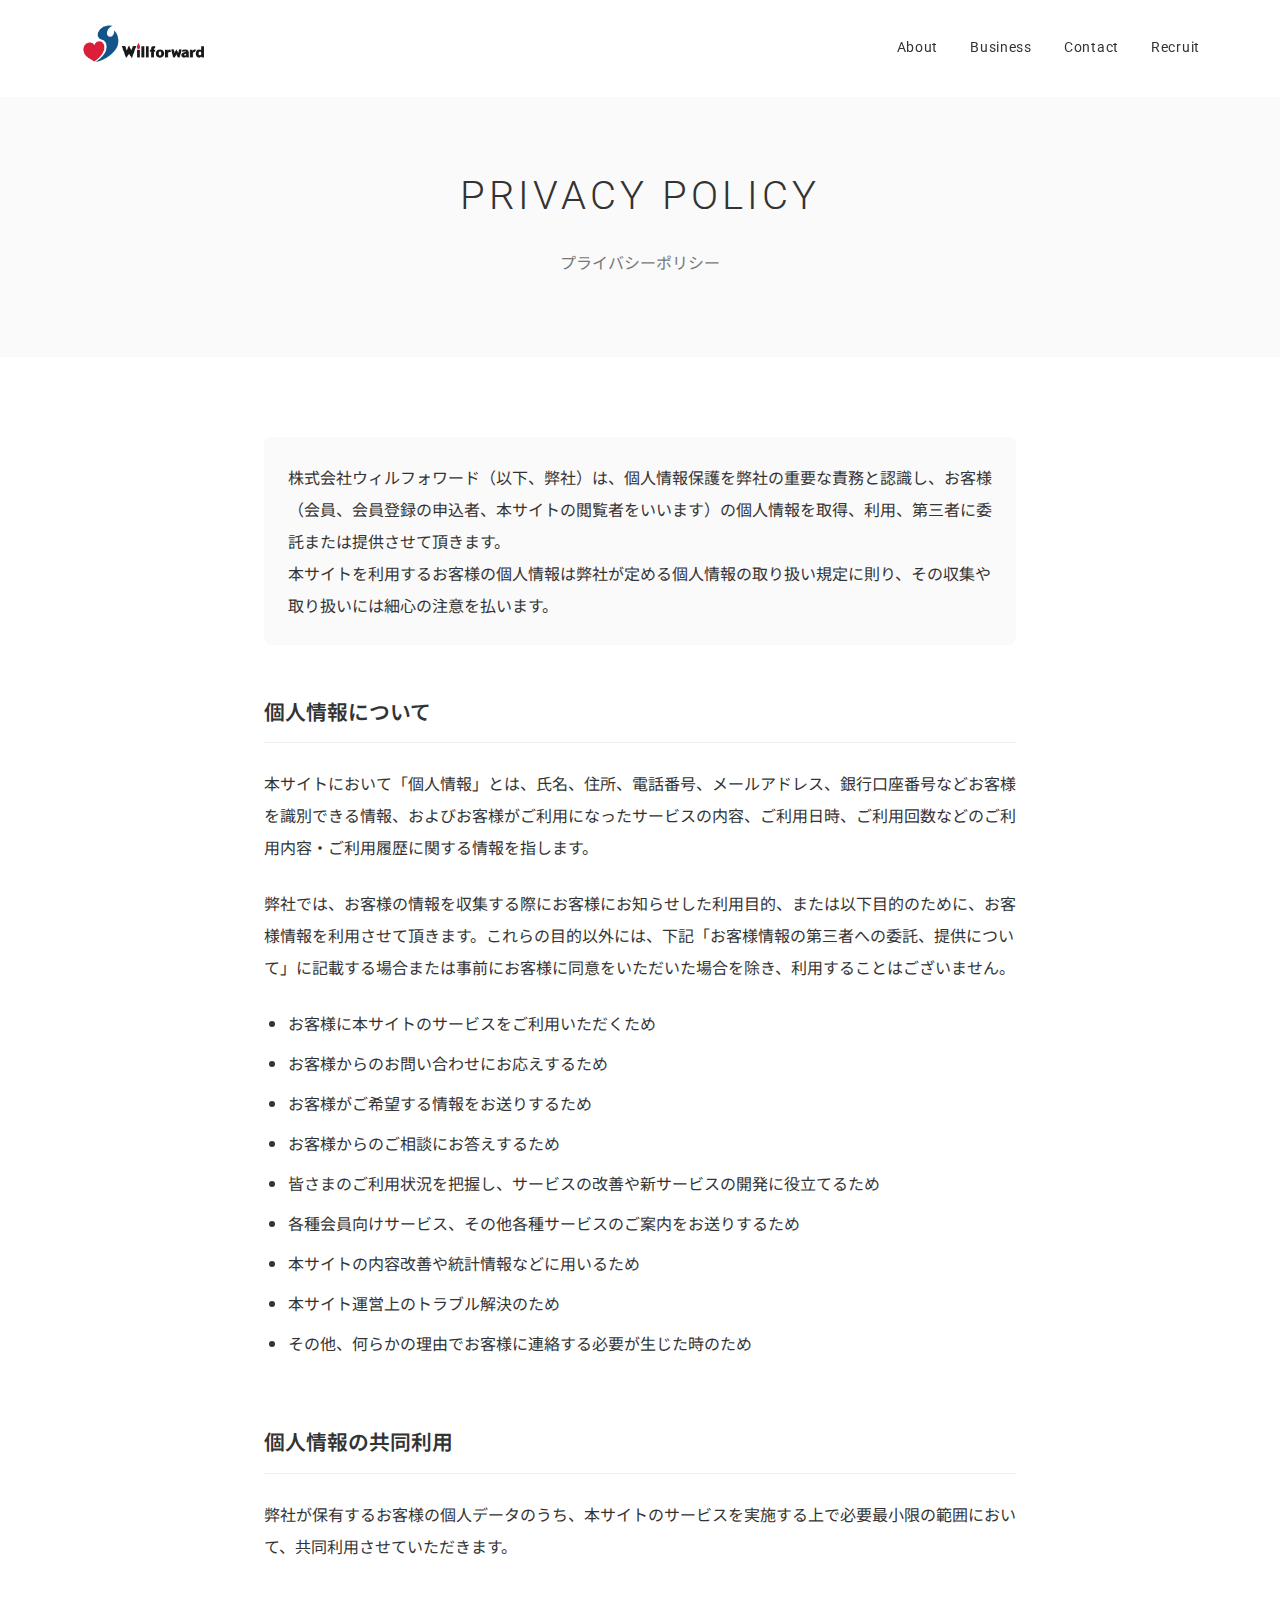
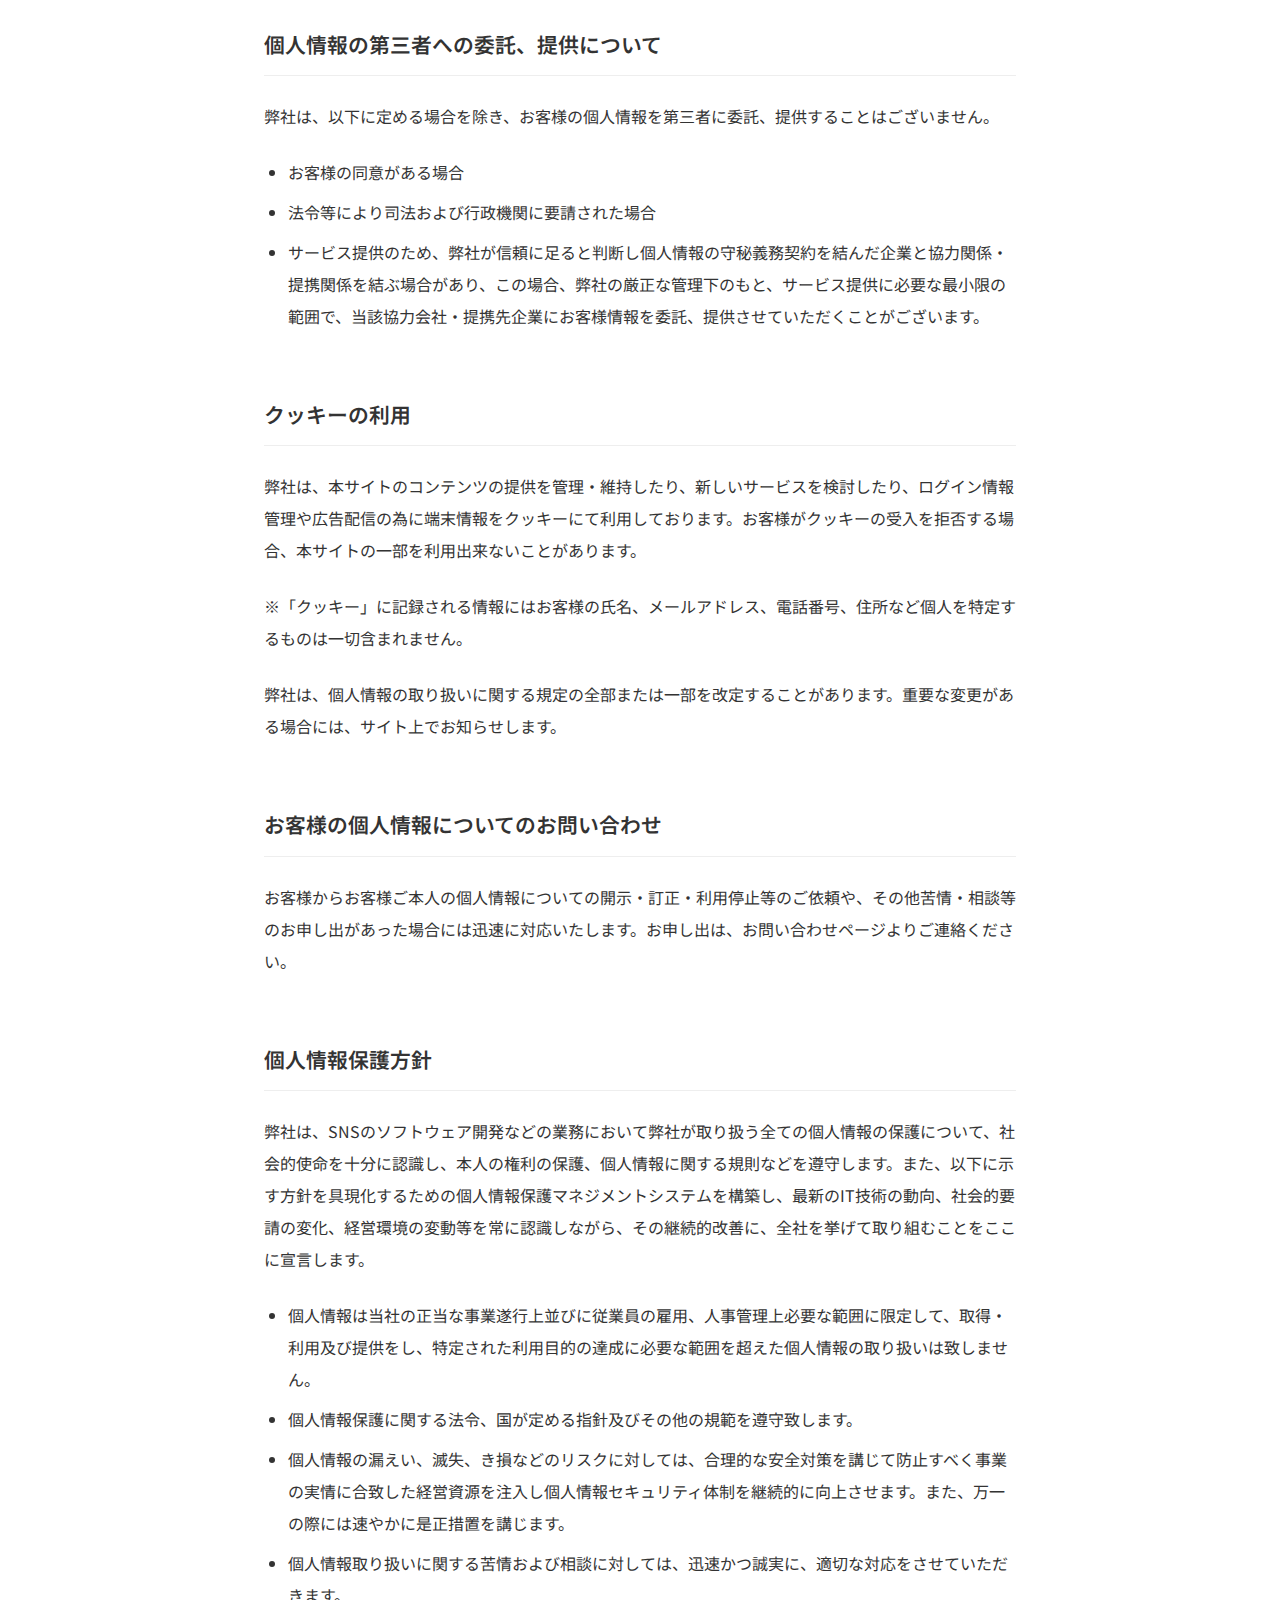
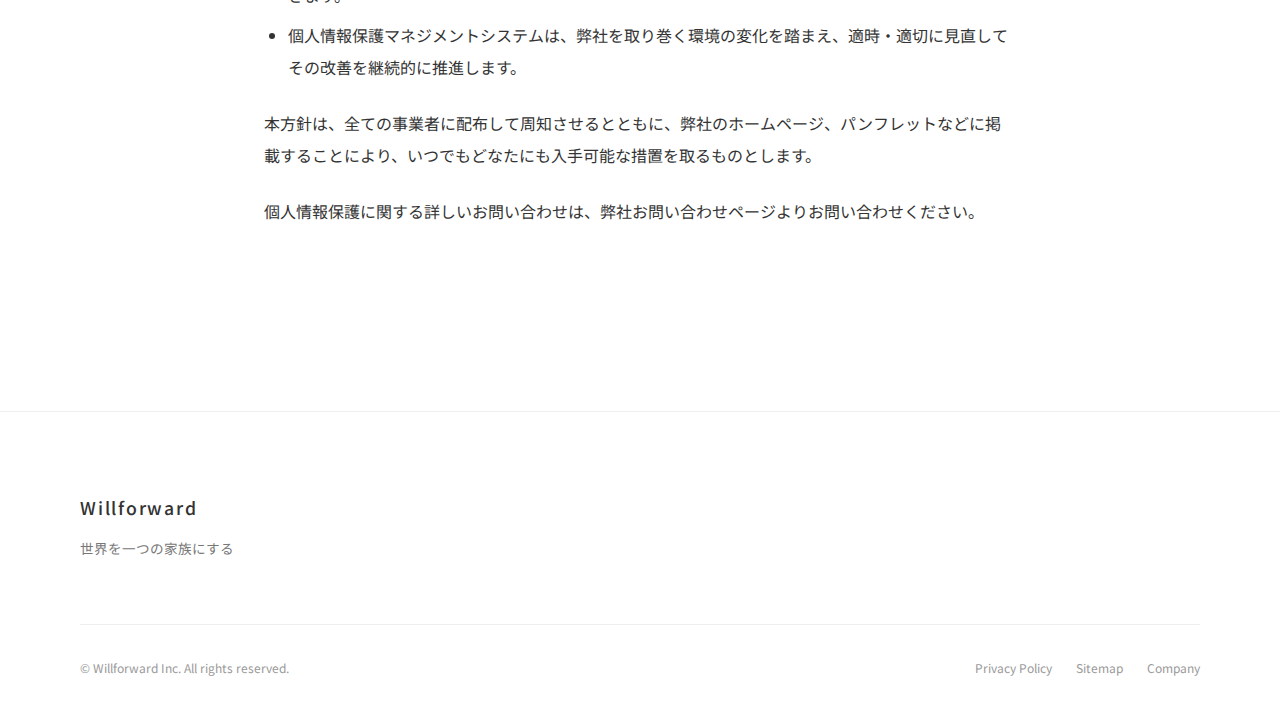
<file: privacy.html>
<!DOCTYPE html>
<html lang="ja">

<head>
    <meta charset="UTF-8">
    <meta name="viewport" content="width=device-width, initial-scale=1.0">
    <meta name="description" content="株式会社ウィルフォワードのプライバシーポリシー。個人情報の取り扱いについて。">
    <title>プライバシーポリシー | 株式会社Willforward</title>
    <link rel="preconnect" href="https://fonts.googleapis.com">
    <link rel="preconnect" href="https://fonts.gstatic.com" crossorigin>
    <link
        href="https://fonts.googleapis.com/css2?family=Noto+Sans+JP:wght@300;400;500;700&family=Roboto:wght@300;400;500&display=swap"
        rel="stylesheet">
    <link rel="stylesheet" href="styles.css">
    <style>
        .page-header {
            padding: 160px 0 80px;
            text-align: center;
            background: var(--color-bg-alt);
        }

        .page-title {
            font-family: var(--font-en);
            font-size: 2.5rem;
            font-weight: 300;
            letter-spacing: 0.1em;
            margin-bottom: 16px;
        }

        .page-subtitle {
            font-size: 1rem;
            color: var(--color-text-sub);
        }

        .article-container {
            max-width: 800px;
            margin: 0 auto;
            padding: 80px 24px 120px;
        }

        .article-section {
            margin-bottom: 64px;
        }

        .article-heading {
            font-size: 1.3rem;
            font-weight: 600;
            margin-bottom: 24px;
            padding-bottom: 12px;
            border-bottom: 1px solid var(--color-border);
        }

        .article-text {
            font-size: 1rem;
            line-height: 2;
            color: var(--color-text);
            margin-bottom: 24px;
        }

        .article-list {
            list-style: disc;
            padding-left: 24px;
            margin-bottom: 24px;
        }

        .article-list li {
            font-size: 1rem;
            line-height: 2;
            color: var(--color-text);
            margin-bottom: 8px;
        }

        .intro-text {
            font-size: 1rem;
            line-height: 2;
            color: var(--color-text);
            margin-bottom: 48px;
            padding: 24px;
            background: var(--color-bg-alt);
            border-radius: 8px;
        }
    </style>
</head>

<body>
    <!-- Header -->
    <header class="header">
        <div class="header-inner">
            <a href="index.html" class="logo">
                <img src="assets/header-logo.png" alt="Willforward" class="header-logo-img">
            </a>
            <nav class="nav">
                <a href="mvv.html" class="nav-link">About</a>
                <a href="business-policy.html" class="nav-link">Business</a>
                <a href="contact.html" class="nav-link">Contact</a>
                <a href="https://www.wantedly.com/companies/willforward" target="_blank" rel="noopener noreferrer"
                    class="nav-link">Recruit</a>
            </nav>
        </div>
    </header>

    <!-- Page Header -->
    <section class="page-header">
        <h1 class="page-title">PRIVACY POLICY</h1>
        <p class="page-subtitle">プライバシーポリシー</p>
    </section>

    <!-- Article Content -->
    <article class="article-container">
        <p class="intro-text">
            株式会社ウィルフォワード（以下、弊社）は、個人情報保護を弊社の重要な責務と認識し、お客様（会員、会員登録の申込者、本サイトの閲覧者をいいます）の個人情報を取得、利用、第三者に委託または提供させて頂きます。<br>
            本サイトを利用するお客様の個人情報は弊社が定める個人情報の取り扱い規定に則り、その収集や取り扱いには細心の注意を払います。
        </p>

        <section class="article-section">
            <h2 class="article-heading">個人情報について</h2>
            <p class="article-text">
                本サイトにおいて「個人情報」とは、氏名、住所、電話番号、メールアドレス、銀行口座番号などお客様を識別できる情報、およびお客様がご利用になったサービスの内容、ご利用日時、ご利用回数などのご利用内容・ご利用履歴に関する情報を指します。
            </p>
            <p class="article-text">
                弊社では、お客様の情報を収集する際にお客様にお知らせした利用目的、または以下目的のために、お客様情報を利用させて頂きます。これらの目的以外には、下記「お客様情報の第三者への委託、提供について」に記載する場合または事前にお客様に同意をいただいた場合を除き、利用することはございません。
            </p>
            <ul class="article-list">
                <li>お客様に本サイトのサービスをご利用いただくため</li>
                <li>お客様からのお問い合わせにお応えするため</li>
                <li>お客様がご希望する情報をお送りするため</li>
                <li>お客様からのご相談にお答えするため</li>
                <li>皆さまのご利用状況を把握し、サービスの改善や新サービスの開発に役立てるため</li>
                <li>各種会員向けサービス、その他各種サービスのご案内をお送りするため</li>
                <li>本サイトの内容改善や統計情報などに用いるため</li>
                <li>本サイト運営上のトラブル解決のため</li>
                <li>その他、何らかの理由でお客様に連絡する必要が生じた時のため</li>
            </ul>
        </section>

        <section class="article-section">
            <h2 class="article-heading">個人情報の共同利用</h2>
            <p class="article-text">
                弊社が保有するお客様の個人データのうち、本サイトのサービスを実施する上で必要最小限の範囲において、共同利用させていただきます。
            </p>
        </section>

        <section class="article-section">
            <h2 class="article-heading">個人情報の第三者への委託、提供について</h2>
            <p class="article-text">
                弊社は、以下に定める場合を除き、お客様の個人情報を第三者に委託、提供することはございません。
            </p>
            <ul class="article-list">
                <li>お客様の同意がある場合</li>
                <li>法令等により司法および行政機関に要請された場合</li>
                <li>サービス提供のため、弊社が信頼に足ると判断し個人情報の守秘義務契約を結んだ企業と協力関係・提携関係を結ぶ場合があり、この場合、弊社の厳正な管理下のもと、サービス提供に必要な最小限の範囲で、当該協力会社・提携先企業にお客様情報を委託、提供させていただくことがございます。</li>
            </ul>
        </section>

        <section class="article-section">
            <h2 class="article-heading">クッキーの利用</h2>
            <p class="article-text">
                弊社は、本サイトのコンテンツの提供を管理・維持したり、新しいサービスを検討したり、ログイン情報管理や広告配信の為に端末情報をクッキーにて利用しております。お客様がクッキーの受入を拒否する場合、本サイトの一部を利用出来ないことがあります。
            </p>
            <p class="article-text">
                ※「クッキー」に記録される情報にはお客様の氏名、メールアドレス、電話番号、住所など個人を特定するものは一切含まれません。
            </p>
            <p class="article-text">
                弊社は、個人情報の取り扱いに関する規定の全部または一部を改定することがあります。重要な変更がある場合には、サイト上でお知らせします。
            </p>
        </section>

        <section class="article-section">
            <h2 class="article-heading">お客様の個人情報についてのお問い合わせ</h2>
            <p class="article-text">
                お客様からお客様ご本人の個人情報についての開示・訂正・利用停止等のご依頼や、その他苦情・相談等のお申し出があった場合には迅速に対応いたします。お申し出は、お問い合わせページよりご連絡ください。
            </p>
        </section>

        <section class="article-section">
            <h2 class="article-heading">個人情報保護方針</h2>
            <p class="article-text">
                弊社は、SNSのソフトウェア開発などの業務において弊社が取り扱う全ての個人情報の保護について、社会的使命を十分に認識し、本人の権利の保護、個人情報に関する規則などを遵守します。また、以下に示す方針を具現化するための個人情報保護マネジメントシステムを構築し、最新のIT技術の動向、社会的要請の変化、経営環境の変動等を常に認識しながら、その継続的改善に、全社を挙げて取り組むことをここに宣言します。
            </p>
            <ul class="article-list">
                <li>個人情報は当社の正当な事業遂行上並びに従業員の雇用、人事管理上必要な範囲に限定して、取得・利用及び提供をし、特定された利用目的の達成に必要な範囲を超えた個人情報の取り扱いは致しません。</li>
                <li>個人情報保護に関する法令、国が定める指針及びその他の規範を遵守致します。</li>
                <li>個人情報の漏えい、滅失、き損などのリスクに対しては、合理的な安全対策を講じて防止すべく事業の実情に合致した経営資源を注入し個人情報セキュリティ体制を継続的に向上させます。また、万一の際には速やかに是正措置を講じます。</li>
                <li>個人情報取り扱いに関する苦情および相談に対しては、迅速かつ誠実に、適切な対応をさせていただきます。</li>
                <li>個人情報保護マネジメントシステムは、弊社を取り巻く環境の変化を踏まえ、適時・適切に見直してその改善を継続的に推進します。</li>
            </ul>
            <p class="article-text">
                本方針は、全ての事業者に配布して周知させるとともに、弊社のホームページ、パンフレットなどに掲載することにより、いつでもどなたにも入手可能な措置を取るものとします。
            </p>
            <p class="article-text">
                個人情報保護に関する詳しいお問い合わせは、弊社お問い合わせページよりお問い合わせください。
            </p>
        </section>
    </article>

    <!-- Footer -->
    <footer class="footer">
        <div class="container">
            <div class="footer-top">
                <div class="footer-brand">
                    <p class="footer-logo">Willforward</p>
                    <p class="footer-slogan">世界を一つの家族にする</p>
                </div>
            </div>
            <div class="footer-bottom">
                <p class="copyright">© Willforward Inc. All rights reserved.</p>
                <div class="footer-legal">
                    <a href="privacy.html">Privacy Policy</a>
                    <a href="sitemap.html">Sitemap</a>
                    <a href="company.html">Company</a>
                </div>
            </div>
        </div>
    </footer>

    <script src="script.js"></script>
</body>

</html>
</file>
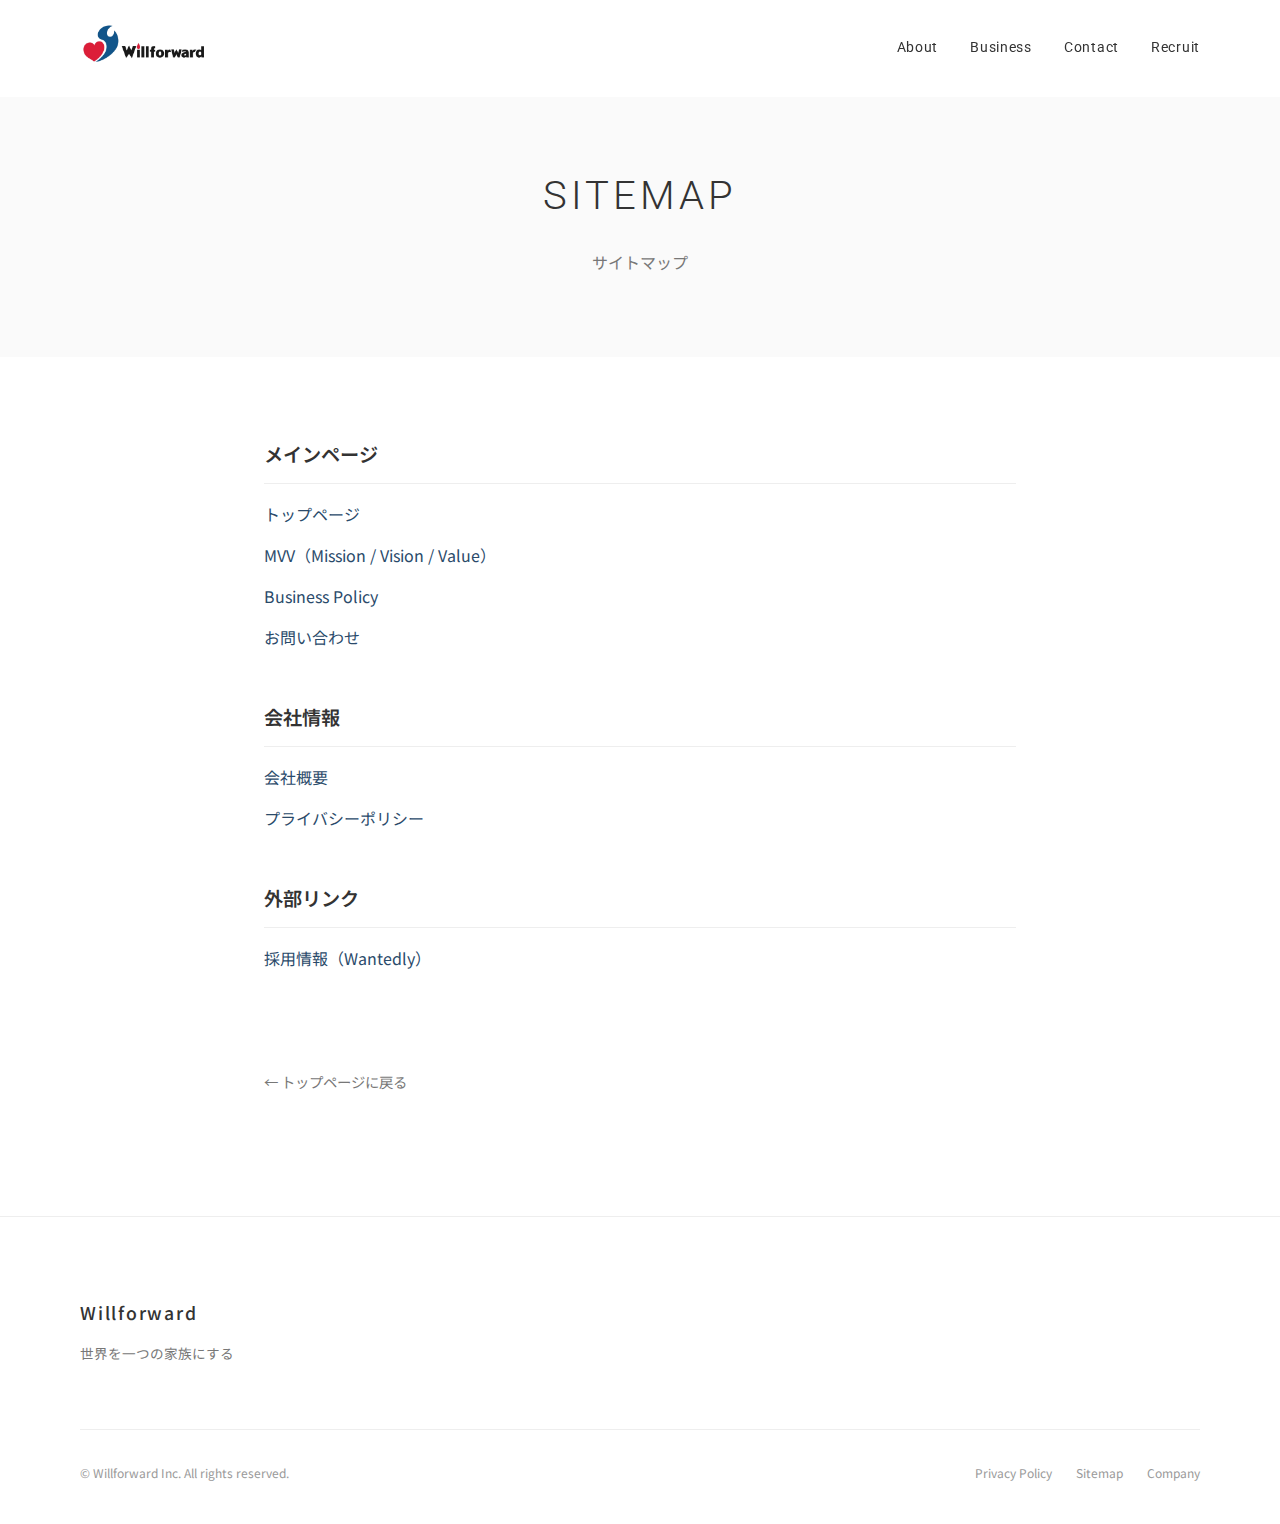
<file: sitemap.html>
<!DOCTYPE html>
<html lang="ja">

<head>
    <meta charset="UTF-8">
    <meta name="viewport" content="width=device-width, initial-scale=1.0">
    <meta name="description" content="株式会社ウィルフォワードのサイトマップ。各ページへのリンク一覧。">
    <title>サイトマップ | 株式会社Willforward</title>
    <link rel="preconnect" href="https://fonts.googleapis.com">
    <link rel="preconnect" href="https://fonts.gstatic.com" crossorigin>
    <link
        href="https://fonts.googleapis.com/css2?family=Noto+Sans+JP:wght@300;400;500;700&family=Roboto:wght@300;400;500&display=swap"
        rel="stylesheet">
    <link rel="stylesheet" href="styles.css">
    <style>
        .page-header {
            padding: 160px 0 80px;
            text-align: center;
            background: var(--color-bg-alt);
        }

        .page-title {
            font-family: var(--font-en);
            font-size: 2.5rem;
            font-weight: 300;
            letter-spacing: 0.1em;
            margin-bottom: 16px;
        }

        .page-subtitle {
            font-size: 1rem;
            color: var(--color-text-sub);
        }

        .article-container {
            max-width: 800px;
            margin: 0 auto;
            padding: 80px 24px 120px;
        }

        .sitemap-section {
            margin-bottom: 48px;
        }

        .sitemap-heading {
            font-size: 1.2rem;
            font-weight: 600;
            margin-bottom: 16px;
            padding-bottom: 12px;
            border-bottom: 1px solid var(--color-border);
            color: var(--color-text);
        }

        .sitemap-list {
            list-style: none;
            padding: 0;
        }

        .sitemap-list li {
            margin-bottom: 12px;
        }

        .sitemap-list a {
            font-size: 1rem;
            color: #2a4a6a;
            text-decoration: none;
            transition: opacity 0.3s ease;
        }

        .sitemap-list a:hover {
            opacity: 0.7;
            text-decoration: underline;
        }

        .back-link {
            display: inline-block;
            margin-top: 48px;
            font-size: 0.9rem;
            color: var(--color-text-sub);
            text-decoration: none;
            transition: color 0.3s ease;
        }

        .back-link:hover {
            color: var(--color-text);
        }
    </style>
</head>

<body>
    <!-- Header -->
    <header class="header">
        <div class="header-inner">
            <a href="index.html" class="logo">
                <img src="assets/header-logo.png" alt="Willforward" class="header-logo-img">
            </a>
            <button class="menu-toggle" aria-label="メニューを開く">
                <span class="menu-bar"></span>
                <span class="menu-bar"></span>
                <span class="menu-bar"></span>
            </button>
            <nav class="nav nav-desktop">
                <a href="mvv.html" class="nav-link">About</a>
                <a href="business-policy.html" class="nav-link">Business</a>
                <a href="contact.html" class="nav-link">Contact</a>
                <a href="https://www.wantedly.com/companies/willforward" target="_blank" rel="noopener noreferrer"
                    class="nav-link">Recruit</a>
            </nav>
        </div>
    </header>

    <!-- Mobile Navigation -->
    <nav class="nav nav-mobile">
        <a href="mvv.html" class="nav-link">About</a>
        <a href="business-policy.html" class="nav-link">Business</a>
        <a href="contact.html" class="nav-link">Contact</a>
        <a href="https://www.wantedly.com/companies/willforward" target="_blank" rel="noopener noreferrer"
            class="nav-link">Recruit</a>
    </nav>
    <div class="menu-overlay"></div>

    <!-- Page Header -->
    <section class="page-header">
        <h1 class="page-title">SITEMAP</h1>
        <p class="page-subtitle">サイトマップ</p>
    </section>

    <!-- Article Content -->
    <article class="article-container">
        <section class="sitemap-section">
            <h2 class="sitemap-heading">メインページ</h2>
            <ul class="sitemap-list">
                <li><a href="index.html">トップページ</a></li>
                <li><a href="mvv.html">MVV（Mission / Vision / Value）</a></li>
                <li><a href="business-policy.html">Business Policy</a></li>
                <li><a href="contact.html">お問い合わせ</a></li>
            </ul>
        </section>

        <section class="sitemap-section">
            <h2 class="sitemap-heading">会社情報</h2>
            <ul class="sitemap-list">
                <li><a href="company.html">会社概要</a></li>
                <li><a href="privacy.html">プライバシーポリシー</a></li>
            </ul>
        </section>

        <section class="sitemap-section">
            <h2 class="sitemap-heading">外部リンク</h2>
            <ul class="sitemap-list">
                <li><a href="https://www.wantedly.com/companies/willforward" target="_blank" rel="noopener noreferrer">採用情報（Wantedly）</a></li>
            </ul>
        </section>

        <a href="index.html" class="back-link">← トップページに戻る</a>
    </article>

    <!-- Footer -->
    <footer class="footer">
        <div class="container">
            <div class="footer-top">
                <div class="footer-brand">
                    <p class="footer-logo">Willforward</p>
                    <p class="footer-slogan">世界を一つの家族にする</p>
                </div>
            </div>
            <div class="footer-bottom">
                <p class="copyright">© Willforward Inc. All rights reserved.</p>
                <div class="footer-legal">
                    <a href="privacy.html">Privacy Policy</a>
                    <a href="sitemap.html">Sitemap</a>
                    <a href="company.html">Company</a>
                </div>
            </div>
        </div>
    </footer>

    <script src="script.js"></script>
</body>

</html>
</file>
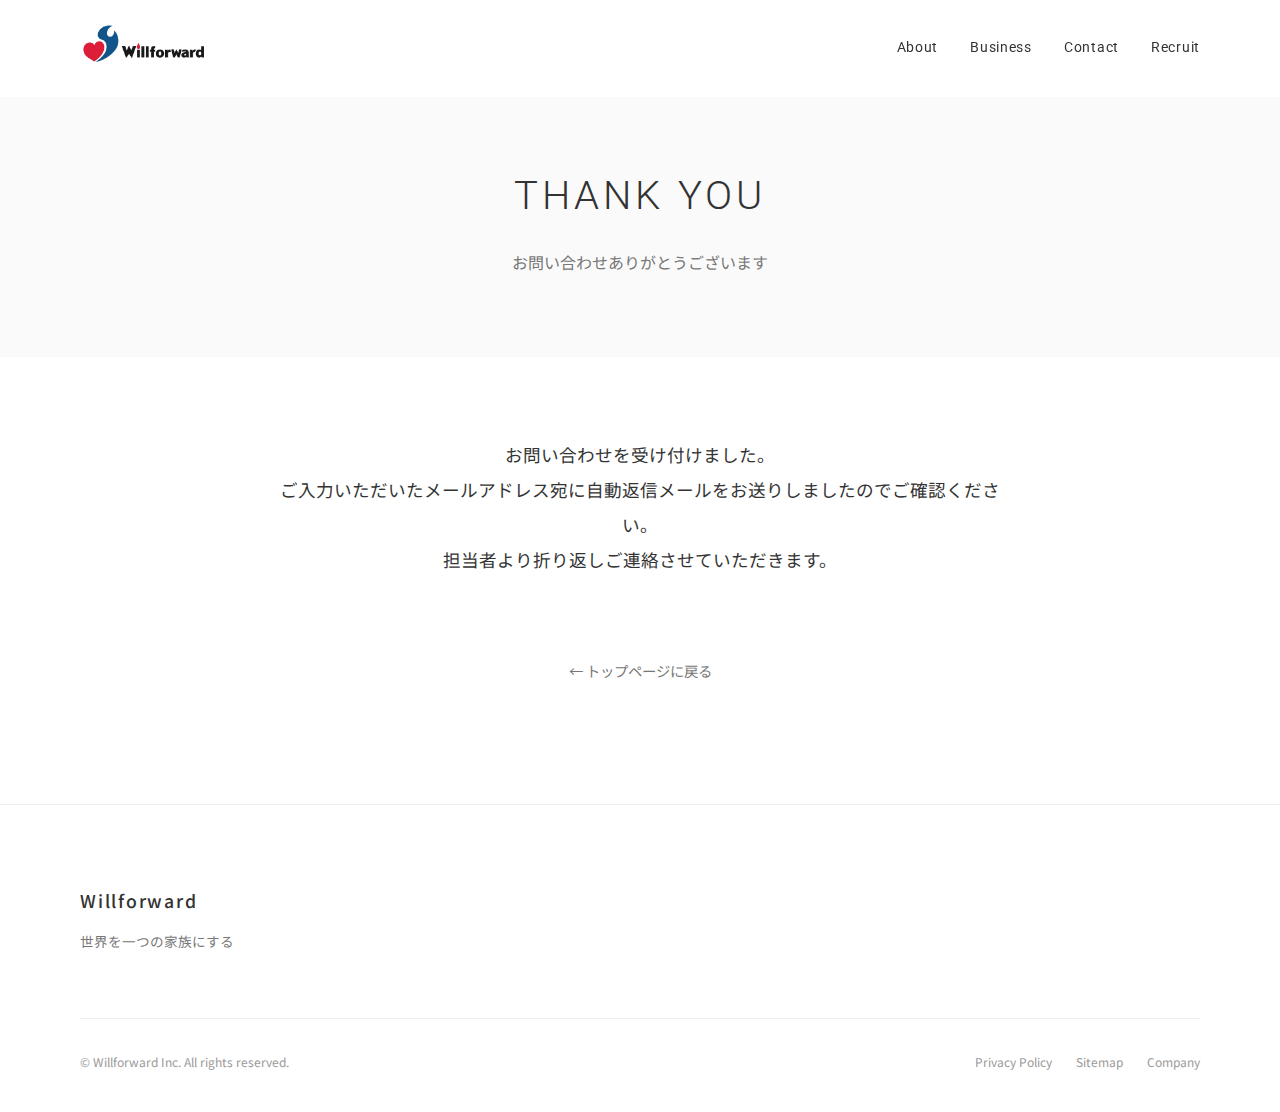
<file: thanks.html>
<!DOCTYPE html>
<html lang="ja">

<head>
    <meta charset="UTF-8">
    <meta name="viewport" content="width=device-width, initial-scale=1.0">
    <meta name="description" content="Willforward Contact - お問い合わせ完了">
    <title>Contact Complete | 株式会社Willforward</title>
    <link rel="preconnect" href="https://fonts.googleapis.com">
    <link rel="preconnect" href="https://fonts.gstatic.com" crossorigin>
    <link
        href="https://fonts.googleapis.com/css2?family=Noto+Sans+JP:wght@300;400;500;700&family=Roboto:wght@300;400;500&display=swap"
        rel="stylesheet">
    <link rel="stylesheet" href="styles.css">
    <style>
        .page-header {
            padding: 160px 0 80px;
            text-align: center;
            background: var(--color-bg-alt);
        }

        .page-title {
            font-family: var(--font-en);
            font-size: 2.5rem;
            font-weight: 300;
            letter-spacing: 0.1em;
            margin-bottom: 16px;
        }

        .page-subtitle {
            font-size: 1rem;
            color: var(--color-text-sub);
        }

        .contact-container {
            max-width: 800px;
            margin: 0 auto;
            padding: 80px 24px 120px;
            text-align: center;
        }

        .thanks-message {
            font-size: 1.1rem;
            line-height: 2;
            margin-bottom: 48px;
        }

        .back-link {
            display: inline-block;
            margin-top: 32px;
            color: var(--color-text-sub);
            font-size: 0.9rem;
            text-decoration: none;
            border-bottom: 1px solid transparent;
            transition: border-color 0.3s ease;
        }

        .back-link:hover {
            border-color: var(--color-text-sub);
        }
    </style>
</head>

<body>
    <!-- Header -->
    <header class="header">
        <div class="header-inner">
            <a href="index.html" class="logo">
                <img src="assets/header-logo.png" alt="Willforward" class="header-logo-img">
            </a>
            <button class="menu-toggle" aria-label="メニューを開く">
                <span class="menu-bar"></span>
                <span class="menu-bar"></span>
                <span class="menu-bar"></span>
            </button>
            <nav class="nav nav-desktop">
                <a href="mvv.html" class="nav-link">About</a>
                <a href="business-policy.html" class="nav-link">Business</a>
                <a href="contact.html" class="nav-link">Contact</a>
                <a href="https://www.wantedly.com/companies/willforward" target="_blank" rel="noopener noreferrer"
                    class="nav-link">Recruit</a>
            </nav>
        </div>
    </header>

    <!-- Mobile Navigation -->
    <nav class="nav nav-mobile">
        <a href="mvv.html" class="nav-link">About</a>
        <a href="business-policy.html" class="nav-link">Business</a>
        <a href="contact.html" class="nav-link">Contact</a>
        <a href="https://www.wantedly.com/companies/willforward" target="_blank" rel="noopener noreferrer"
            class="nav-link">Recruit</a>
    </nav>
    <div class="menu-overlay"></div>

    <div class="page-header">
        <h1 class="page-title">THANK YOU</h1>
        <p class="page-subtitle">お問い合わせありがとうございます</p>
    </div>

    <main class="contact-container">
        <p class="thanks-message">
            お問い合わせを受け付けました。<br>
            ご入力いただいたメールアドレス宛に自動返信メールをお送りしましたのでご確認ください。<br>
            担当者より折り返しご連絡させていただきます。
        </p>

        <a href="index.html" class="back-link">← トップページに戻る</a>
    </main>

    <!-- Footer -->
    <footer class="footer">
        <div class="container">
            <div class="footer-top">
                <div class="footer-brand">
                    <p class="footer-logo">Willforward</p>
                    <p class="footer-slogan">世界を一つの家族にする</p>
                </div>
            </div>
            <div class="footer-bottom">
                <p class="copyright">© Willforward Inc. All rights reserved.</p>
                <div class="footer-legal">
                    <a href="privacy.html">Privacy Policy</a>
                    <a href="sitemap.html">Sitemap</a>
                    <a href="company.html">Company</a>
                </div>
            </div>
        </div>
    </footer>
    <script src="script.js"></script>
</body>

</html>
</file>
<file: styles.css>
/* ========================================
   Base Styles & Variables
======================================== */
:root {
    --color-bg: #FFFFFF;
    --color-bg-alt: #FAFAFA;
    --color-text: #333333;
    --color-text-sub: #777777;
    --color-text-muted: #999999;
    --color-accent: #E5E5E5;
    --color-border: #EEEEEE;

    --font-ja: 'Noto Sans JP', 'Hiragino Sans', sans-serif;
    --font-en: 'Roboto', 'Helvetica Neue', sans-serif;

    --max-width: 1200px;
    --content-width: 720px;
    --section-padding: 120px;
    --container-padding: 40px;
}

* {
    margin: 0;
    padding: 0;
    box-sizing: border-box;
}

html {
    scroll-behavior: smooth;
    font-size: 16px;
}

body {
    font-family: var(--font-ja);
    color: var(--color-text);
    background: var(--color-bg);
    line-height: 1.8;
    overflow-x: hidden;
}

a {
    text-decoration: none;
    color: inherit;
    transition: opacity 0.3s ease;
}

a:hover {
    opacity: 0.7;
}

img {
    max-width: 100%;
    height: auto;
}

/* ========================================
   Layout Components
======================================== */
.container {
    max-width: var(--max-width);
    margin: 0 auto;
    padding: 0 var(--container-padding);
}

.section {
    padding: var(--section-padding) 0;
}

/* ========================================
   Header
======================================== */
.header {
    position: fixed;
    top: 0;
    left: 0;
    right: 0;
    z-index: 1000;
    padding: 24px 0;
    background: rgba(255, 255, 255, 0.95);
    backdrop-filter: blur(10px);
}

.header-inner {
    max-width: var(--max-width);
    margin: 0 auto;
    padding: 0 var(--container-padding);
    display: flex;
    justify-content: space-between;
    align-items: center;
}

.logo {
    font-size: 1.1rem;
    font-weight: 500;
    letter-spacing: 0.1em;
}

.header-logo-img {
    height: 40px;
    width: auto;
}

.nav {
    display: flex;
    gap: 32px;
}

.nav-desktop {
    display: flex;
}

.nav-mobile {
    display: none;
    position: fixed;
    top: 0;
    right: -100%;
    width: 70%;
    max-width: 300px;
    height: 100vh;
    background: #ffffff;
    flex-direction: column;
    justify-content: center;
    align-items: center;
    gap: 32px;
    transition: right 0.3s ease;
    box-shadow: -5px 0 20px rgba(0, 0, 0, 0.1);
    z-index: 1002;
}

.nav-mobile.active {
    right: 0;
}

.menu-overlay {
    display: none;
    position: fixed;
    top: 0;
    left: 0;
    width: 100%;
    height: 100%;
    background: rgba(0, 0, 0, 0.5);
    z-index: 1001;
}

.menu-overlay.active {
    display: block;
}

.nav-link {
    font-family: var(--font-en);
    font-size: 0.9rem;
    font-weight: 400;
    letter-spacing: 0.05em;
}

/* Hamburger Menu */
.menu-toggle {
    display: none;
    flex-direction: column;
    justify-content: center;
    gap: 5px;
    width: 30px;
    height: 30px;
    background: none;
    border: none;
    cursor: pointer;
    padding: 0;
    z-index: 1001;
}

.menu-bar {
    display: block;
    width: 24px;
    height: 2px;
    background-color: var(--color-text);
    transition: all 0.3s ease;
}

.menu-toggle.active .menu-bar:nth-child(1) {
    transform: rotate(45deg) translate(5px, 5px);
}

.menu-toggle.active .menu-bar:nth-child(2) {
    opacity: 0;
}

.menu-toggle.active .menu-bar:nth-child(3) {
    transform: rotate(-45deg) translate(5px, -5px);
}

/* ========================================
   Hero Section
======================================== */
.hero {
    position: relative;
    min-height: 100vh;
    display: flex;
    flex-direction: column;
    align-items: center;
    justify-content: center;
    overflow: hidden;
    background: var(--color-bg);
}

.hero-circles {
    position: fixed;
    inset: 0;
    pointer-events: none;
    z-index: 0;
}

.circle {
    position: absolute;
    border-radius: 50%;
    border-width: 1px;
    border-style: solid;
    background: transparent;
}

/* Will を象徴する赤い円 */
.circle-left {
    width: 375px;
    height: 375px;
    border-color: rgba(220, 80, 80, 0.4);
    animation: driftWill 60s ease-in-out infinite;
}

/* Forward を象徴する青い円 */
.circle-right {
    width: 338px;
    height: 338px;
    border-color: rgba(80, 120, 200, 0.4);
    animation: driftForward 70s ease-in-out infinite;
}

/* Will（赤）の漂うアニメーション - 画面全体を動く */
@keyframes driftWill {
    0% {
        left: -10%;
        top: 30%;
        transform: scale(1);
    }

    15% {
        left: 20%;
        top: 10%;
        transform: scale(1.05);
    }

    30% {
        left: 40%;
        top: 35%;
        transform: scale(0.95);
    }

    45% {
        left: 25%;
        top: 55%;
        transform: scale(1.02);
    }

    60% {
        left: 5%;
        top: 40%;
        transform: scale(0.98);
    }

    75% {
        left: 15%;
        top: 20%;
        transform: scale(1.03);
    }

    100% {
        left: -10%;
        top: 30%;
        transform: scale(1);
    }
}

/* Forward（青）の漂うアニメーション - 赤と時に重なり時に離れる */
@keyframes driftForward {
    0% {
        right: -5%;
        top: 50%;
        transform: scale(1);
    }

    12% {
        right: 25%;
        top: 20%;
        transform: scale(0.97);
    }

    28% {
        right: 35%;
        top: 45%;
        transform: scale(1.04);
    }

    42% {
        right: 15%;
        top: 60%;
        transform: scale(0.96);
    }

    58% {
        right: 40%;
        top: 30%;
        transform: scale(1.02);
    }

    72% {
        right: 20%;
        top: 15%;
        transform: scale(0.98);
    }

    85% {
        right: 10%;
        top: 40%;
        transform: scale(1.03);
    }

    100% {
        right: -5%;
        top: 50%;
        transform: scale(1);
    }
}

.hero-glow {
    position: absolute;
    width: 600px;
    height: 600px;
    top: 50%;
    left: 50%;
    transform: translate(-50%, -50%);
    background: radial-gradient(circle, rgba(245, 245, 245, 0.8) 0%, rgba(255, 255, 255, 0) 70%);
    pointer-events: none;
}

.hero-content {
    position: relative;
    text-align: center;
    z-index: 10;
}

.hero-logo {
    width: 120px;
    height: auto;
    margin-bottom: 32px;
}

.hero-title {
    font-family: var(--font-en);
    font-size: clamp(2.5rem, 6vw, 5.5rem);
    font-weight: 300;
    letter-spacing: 0.08em;
    color: var(--color-text);
    margin-bottom: 32px;
}

.hero-tagline {
    font-size: clamp(1rem, 2vw, 1.4rem);
    font-weight: 300;
    letter-spacing: 0.2em;
    color: var(--color-text-sub);
    white-space: nowrap;
}

.scroll-indicator {
    position: absolute;
    bottom: 40px;
    left: 50%;
    transform: translateX(-50%);
    display: flex;
    flex-direction: column;
    align-items: center;
    gap: 12px;
    animation: float 2s ease-in-out infinite;
}

.scroll-text {
    font-family: var(--font-en);
    font-size: 0.75rem;
    letter-spacing: 0.2em;
    color: var(--color-text-muted);
}

.scroll-line {
    width: 1px;
    height: 48px;
    background: linear-gradient(to bottom, var(--color-text-muted), transparent);
}

@keyframes float {

    0%,
    100% {
        transform: translateX(-50%) translateY(0);
    }

    50% {
        transform: translateX(-50%) translateY(8px);
    }
}

/* ========================================
   Message Section
======================================== */
.message-section {
    background: var(--color-bg);
}

.message-lead {
    font-size: clamp(1.5rem, 4vw, 2.5rem);
    font-weight: 700;
    margin-bottom: 60px;
    line-height: 1.4;
    text-align: center;
}

.gradient-fire {
    position: relative;
    display: inline-block;
    color: #c41e00;
    font-weight: 800;
    animation: fire-flicker 0.15s ease-in-out infinite;
    text-shadow: 
        0 -2px 4px #fff,
        0 -2px 10px #ff3,
        0 -4px 20px #f90,
        0 -6px 30px #c33;
}

.gradient-light {
    position: relative;
    display: inline-block;
    color: #ffc107;
    animation: light-glow 1.5s ease-in-out infinite alternate;
    text-shadow: 
        0 0 5px #fff,
        0 0 10px #fff,
        0 0 20px #ffc107,
        0 0 30px #ffc107,
        0 0 40px #f0a500;
}

@keyframes fire-flicker {
    0%, 100% {
        text-shadow: 
            0 -2px 4px #fff,
            0 -2px 10px #ff3,
            0 -4px 20px #f90,
            0 -6px 30px #c33;
    }
    25% {
        text-shadow: 
            0 -3px 6px #fff,
            0 -4px 12px #ff3,
            0 -6px 25px #f90,
            0 -8px 35px #c33;
    }
    50% {
        text-shadow: 
            0 -2px 5px #fff,
            0 -3px 8px #ff3,
            0 -5px 18px #f90,
            0 -7px 28px #c33;
    }
    75% {
        text-shadow: 
            0 -4px 7px #fff,
            0 -5px 15px #ff3,
            0 -7px 22px #f90,
            0 -9px 40px #c33;
    }
}

@keyframes light-glow {
    0% {
        text-shadow: 
            0 0 5px #fff,
            0 0 10px #fff,
            0 0 20px #ffc107,
            0 0 30px #ffc107;
    }
    100% {
        text-shadow: 
            0 0 10px #fff,
            0 0 20px #fffacd,
            0 0 30px #ffc107,
            0 0 50px #ffc107,
            0 0 70px #f0a500;
    }
}

.marquee-wrapper {
    width: 100%;
    overflow: hidden;
    margin-bottom: 80px;
    position: relative;
    display: flex;
    flex-direction: column;
    gap: 20px;
    /* Optional: Add fade effect on edges */
    mask-image: linear-gradient(to right, transparent, black 5%, black 95%, transparent);
    -webkit-mask-image: linear-gradient(to right, transparent, black 5%, black 95%, transparent);
}

.marquee-row {
    width: 100%;
    overflow: hidden;
}

.marquee-content {
    display: flex;
    gap: 20px;
    width: max-content;
    /* Animation duration will be set by specific row classes */
}

.marquee-img {
    height: 200px;
    /* Fixed height for consistency within rows, or variable if desired */
    width: auto;
    border-radius: 8px;
    object-fit: cover;
    box-shadow: 0 4px 10px rgba(0, 0, 0, 0.2);
    opacity: 0.9;
    transition: transform 0.3s ease, opacity 0.3s ease;
}

.marquee-img:hover {
    opacity: 1;
    transform: scale(1.05);
}

/* Row specific animations */
.row-slow .marquee-content {
    animation: scroll 60s linear infinite;
}

.row-normal .marquee-content {
    animation: scroll 50s linear infinite reverse;
    /* Reverse direction for contrast */
}

.row-fast .marquee-content {
    animation: scroll 40s linear infinite;
}

@keyframes scroll {
    0% {
        transform: translateX(0);
    }

    100% {
        transform: translateX(-50%);
    }
}

.message-image {
    max-width: 800px;
    margin: 0 auto 80px;
}

.placeholder-image {
    width: 100%;
    aspect-ratio: 16/9;
    background: linear-gradient(135deg, var(--color-bg-alt) 0%, var(--color-accent) 100%);
    border-radius: 4px;
}

.placeholder-image.portrait {
    aspect-ratio: 3/4;
    max-width: 300px;
    margin: 0 auto;
}

.message-content {
    max-width: var(--content-width);
    margin: 0 auto;
    text-align: center;
}

.section-title {
    font-family: var(--font-en);
    font-size: 0.9rem;
    font-weight: 400;
    letter-spacing: 0.3em;
    color: var(--color-text-muted);
    margin-bottom: 24px;
}

.section-subtitle {
    font-family: var(--font-jp);
    font-size: 1.5rem;
    font-weight: 600;
    color: var(--color-text);
    letter-spacing: 0.1em;
    margin-bottom: 48px;
}

.section-subtitle-en {
    font-family: var(--font-en);
    font-size: 0.85rem;
    letter-spacing: 0.2em;
    color: var(--color-text-sub);
    margin-bottom: 48px;
}

.section-text {
    font-size: 1rem;
    line-height: 2;
    color: var(--color-text-sub);
}

/* ========================================
   Founder Section
======================================== */
.founder-section {
    background: #333333;
    position: relative;
    z-index: 1;
    padding: 0;
}

.founder-wrapper {
    display: flex;
    min-height: 100vh;
    position: relative;
}

.founder-vertical-title {
    position: absolute;
    left: 40px;
    top: 50%;
    transform: translateY(-50%) rotate(180deg);
    writing-mode: vertical-rl;
    font-family: var(--font-en);
    font-size: 0.75rem;
    letter-spacing: 0.3em;
    color: rgba(255, 255, 255, 0.4);
    font-weight: 400;
}

.founder-main {
    display: grid;
    grid-template-columns: 1fr 1fr;
    width: 100%;
    padding: 80px 80px 80px 120px;
    align-items: center;
    gap: 60px;
}

.founder-text-area {
    position: relative;
}

.founder-quote-mark {
    display: block;
    font-family: Georgia, serif;
    font-size: 4rem;
    color: #dc5050;
    line-height: 1;
    margin-bottom: 16px;
}

.founder-quote {
    font-size: clamp(0.9rem, 1.5vw, 1.1rem);
    font-weight: 400;
    line-height: 1.9;
    color: #ffffff;
    font-style: normal;
    margin: 0;
}

.founder-quote .highlight {
    color: #dc5050;
}

.founder-info {
    display: flex;
    align-items: center;
    gap: 16px;
    margin-top: 32px;
}

.founder-line {
    width: 40px;
    height: 1px;
    background: rgba(255, 255, 255, 0.4);
}

.founder-info-text {
    color: rgba(255, 255, 255, 0.8);
}

.founder-role {
    font-size: 0.8rem;
    color: rgba(255, 255, 255, 0.6);
    margin-bottom: 4px;
}

.founder-name {
    font-size: 1rem;
    font-weight: 500;
    color: #ffffff;
}

.founder-image-area {
    display: flex;
    justify-content: center;
    align-items: center;
}

.founder-image-frame {
    width: 100%;
    max-width: 450px;
    border-radius: 0 0 200px 0;
    overflow: hidden;
    border: 1px solid rgba(255, 255, 255, 0.1);
}

.founder-photo {
    width: 100%;
    height: auto;
    display: block;
}

/* ========================================
   MVV Section
======================================== */
.mvv-section {
    background: var(--color-bg);
    text-align: left;
}

.mvv-header {
    font-family: var(--font-en);
    font-size: 0.85rem;
    letter-spacing: 0.3em;
    color: var(--color-text-muted);
    text-align: center;
    margin-bottom: 16px;
}

.mvv-subheader {
    font-family: var(--font-jp);
    font-size: 1.5rem;
    font-weight: 600;
    color: var(--color-text);
    text-align: center;
    margin-bottom: 80px;
    letter-spacing: 0.1em;
}

.mvv-list {
    display: flex;
    flex-direction: column;
    gap: 80px;
}

.mvv-item {
    display: flex;
    align-items: flex-start;
    gap: 24px;
    position: relative;
}

.mvv-big-letter {
    font-family: var(--font-en);
    font-size: clamp(6rem, 12vw, 10rem);
    font-weight: 300;
    color: rgba(220, 180, 180, 0.25);
    line-height: 0.8;
    margin-top: -16px;
    user-select: none;
    width: 150px;
    flex-shrink: 0;
    text-align: left;
}

.mvv-item-content {
    flex: 1;
    padding-top: 16px;
}

.mvv-label {
    display: block;
    font-family: var(--font-en);
    font-size: 0.75rem;
    font-weight: 400;
    letter-spacing: 0.2em;
    color: var(--color-text-muted);
    margin-bottom: 16px;
}

.mvv-text {
    font-size: clamp(1.4rem, 3vw, 1.8rem);
    font-weight: 500;
    line-height: 1.6;
    margin-bottom: 16px;
}

.mvv-description {
    font-size: 0.95rem;
    color: var(--color-text-sub);
    line-height: 2;
}

.mvv-action {
    margin-top: 64px;
    text-align: center;
}

/* ========================================
   Business Policy Section
======================================== */
.policy-section {
    background: #f5f3f0;
    text-align: center;
    position: relative;
    z-index: 1;
    overflow: hidden;
}

.policy-curve {
    display: none;
}

.policy-label {
    font-family: var(--font-en);
    font-size: 0.75rem;
    letter-spacing: 0.3em;
    color: var(--color-text-muted);
    margin-bottom: 24px;
    position: relative;
}

.policy-main-title {
    font-family: var(--font-en);
    font-size: clamp(1.8rem, 4vw, 2.5rem);
    font-weight: 400;
    margin-bottom: 64px;
    position: relative;
}

.policy-highlight {
    color: #8b3a3a;
}

.policy-highlight-blue {
    color: #2a4a6a;
}

.policy-grid {
    display: grid;
    grid-template-columns: repeat(2, 1fr);
    gap: 48px;
    text-align: left;
}

.policy-card {
    padding-left: 24px;
}

.policy-card.card-red {
    border-left: 3px solid #8b3a3a;
}

.policy-card.card-blue {
    border-left: 3px solid #2a4a6a;
}

.policy-action {
    margin-top: 64px;
    text-align: center;
}

.policy-title {
    font-family: var(--font-en);
    font-size: 1.2rem;
    font-weight: 500;
    margin-bottom: 16px;
    color: var(--color-text);
}

.policy-title-jp {
    font-family: var(--font-jp);
}

/* SP Only (Mobile only break) */
.sp-only {
    display: none;
}

.policy-text {
    font-size: 0.9rem;
    color: var(--color-text-sub);
    line-height: 1.9;
}

/* ========================================
   Services Section
======================================== */
.services-section {
    background: var(--color-bg);
    text-align: center;
}

.view-all-link {
    display: inline-block;
    font-family: var(--font-en);
    font-size: 0.85rem;
    letter-spacing: 0.1em;
    color: var(--color-text);
    margin-bottom: 48px;
}

.services-list {
    max-width: 900px;
    margin: 0 auto;
}

.service-card {
    display: flex;
    align-items: flex-start;
    gap: 32px;
    padding: 32px 0;
    border-bottom: 1px solid var(--color-border);
    text-align: left;
}

.service-number {
    font-family: var(--font-en);
    font-size: 0.9rem;
    font-weight: 400;
    color: var(--color-text-muted);
    min-width: 32px;
}

.service-content {
    flex: 1;
}

.service-title {
    font-size: 1.1rem;
    font-weight: 500;
    margin-bottom: 12px;
}

.service-title a {
    color: inherit;
    text-decoration: none;
    transition: color 0.3s ease;
}

.service-title a[target="_blank"]::after {
    content: "";
    display: inline-block;
    width: 0.8em;
    height: 0.8em;
    margin-left: 6px;
    background-image: url("data:image/svg+xml,%3Csvg xmlns='http://www.w3.org/2000/svg' viewBox='0 0 24 24' fill='none' stroke='currentColor' stroke-width='2' stroke-linecap='round' stroke-linejoin='round'%3E%3Cpath d='M18 13v6a2 2 0 0 1-2 2H5a2 2 0 0 1-2-2V8a2 2 0 0 1 2-2h6'%3E%3C/path%3E%3Cpolyline points='15 3 21 3 21 9'%3E%3C/polyline%3E%3Cline x1='10' y1='14' x2='21' y2='3'%3E%3C/line%3E%3C/svg%3E");
    background-size: contain;
    background-repeat: no-repeat;
    vertical-align: middle;
    opacity: 0.5;
    transition: opacity 0.3s ease;
}

.service-title a:hover {
    color: var(--color-accent);
}

.service-title a[target="_blank"]:hover::after {
    opacity: 1;
}

.service-text {
    font-size: 0.9rem;
    color: var(--color-text-sub);
    line-height: 1.8;
}

.text-link {
    color: #2a4a6a;
    text-decoration: underline;
    transition: opacity 0.3s ease;
}

.text-link:hover {
    opacity: 0.7;
}

.service-sublist {
    list-style: none;
    padding: 0;
    margin-top: 12px;
}

.service-sublist li {
    position: relative;
    padding-left: 1em;
    font-size: 0.9rem;
    color: var(--color-text-sub);
    line-height: 1.8;
    margin-bottom: 4px;
}

.service-sublist li::before {
    content: "•";
    position: absolute;
    left: 0;
    color: var(--color-text-muted);
}

/* ========================================
   Members Section
======================================== */
.members-section {
    background: var(--color-bg-alt);
    text-align: center;
    position: relative;
    z-index: 1;
}

.members-marquee {
    overflow: hidden;
    width: 100%;
    position: relative;
    mask-image: linear-gradient(to right, transparent, black 5%, black 95%, transparent);
    -webkit-mask-image: linear-gradient(to right, transparent, black 5%, black 95%, transparent);
    margin: 48px 0;
}

.members-track {
    display: flex;
    gap: 32px;
    width: max-content;
    animation: members-scroll 60s linear infinite;
}

@keyframes members-scroll {
    0% {
        transform: translateX(-25%);
    }
    100% {
        transform: translateX(-75%);
    }
}

.member-thumb {
    width: 200px;
    flex-shrink: 0;
    text-align: center;
}

.member-img {
    width: 100%;
    aspect-ratio: 1;
    object-fit: cover;
    border-radius: 4px;
    margin-bottom: 12px;
    background-color: #e0e0e0;
}

.member-name {
    font-size: 0.9rem;
    font-weight: 500;
    color: var(--color-text);
}

.member-title {
    font-size: 0.7rem;
    font-weight: 300;
    color: var(--color-text-muted);
    margin-top: 4px;
}

/* ========================================
   CTA Section
======================================== */
.cta-section {
    background: var(--color-bg);
    text-align: center;
    padding: 160px 0;
}

.cta-title {
    font-size: clamp(1.6rem, 4vw, 2.2rem);
    font-weight: 500;
    letter-spacing: 0.1em;
    line-height: 1.8;
    margin-bottom: 32px;
}

.text-red {
    color: #8b3a3a;
    font-weight: 700;
    font-size: 1.5em;
}

.text-blue {
    color: #2a4a6a;
    font-weight: 700;
    font-size: 1.5em;
}

.cta-text {
    font-size: 1rem;
    color: var(--color-text-sub);
    line-height: 2;
    margin-bottom: 48px;
}

.cta-buttons {
    display: flex;
    justify-content: center;
    gap: 24px;
    flex-wrap: wrap;
}

.btn {
    display: inline-block;
    padding: 16px 40px;
    font-size: 0.9rem;
    font-weight: 500;
    letter-spacing: 0.1em;
    border-radius: 50px;
    transition: all 0.3s ease;
}

.btn-primary {
    background: var(--color-text);
    color: var(--color-bg);
}

.btn-primary:hover {
    opacity: 0.85;
}

.btn-secondary {
    background: var(--color-bg);
    color: var(--color-text);
    border: 1px solid var(--color-text);
}

.btn-secondary:hover {
    background: var(--color-bg-alt);
    opacity: 1;
}

/* ========================================
   Footer
======================================== */
.footer {
    background: var(--color-bg);
    padding: 80px 0 40px;
    border-top: 1px solid var(--color-border);
}

.footer-top {
    display: flex;
    justify-content: space-between;
    margin-bottom: 64px;
}

.footer-brand {
    flex-shrink: 0;
}

.footer-logo {
    font-size: 1.1rem;
    font-weight: 500;
    letter-spacing: 0.1em;
    margin-bottom: 12px;
}

.footer-slogan {
    font-size: 0.85rem;
    color: var(--color-text-sub);
}

.footer-links {
    display: flex;
    gap: 64px;
}

.footer-column {
    display: flex;
    flex-direction: column;
    gap: 12px;
}

.footer-heading {
    font-family: var(--font-en);
    font-size: 0.75rem;
    font-weight: 500;
    letter-spacing: 0.15em;
    color: var(--color-text-muted);
    margin-bottom: 8px;
}

.footer-column a,
.footer-column p {
    font-size: 0.85rem;
    color: var(--color-text-sub);
}

.footer-bottom {
    display: flex;
    justify-content: space-between;
    align-items: center;
    padding-top: 32px;
    border-top: 1px solid var(--color-border);
}

.copyright {
    font-size: 0.75rem;
    color: var(--color-text-muted);
}

.footer-legal {
    display: flex;
    gap: 24px;
}

.footer-legal a {
    font-size: 0.75rem;
    color: var(--color-text-muted);
}

/* ========================================
   Animations
======================================== */
.fade-in {
    opacity: 0;
    transform: translateY(30px);
    transition: opacity 0.8s ease, transform 0.8s ease;
}

.fade-in.visible {
    opacity: 1;
    transform: translateY(0);
}

/* ========================================
   Responsive - Tablet
======================================== */
/* Media Section */
.media-section {
    background: linear-gradient(to bottom, var(--color-bg), var(--color-bg-alt));
    padding: 120px 0;
    position: relative;
}

.media-content {
    max-width: 800px;
    margin: 60px auto 0;
}

.media-link-card {
    display: flex;
    flex-direction: column;
    background: #FFFFFF;
    border-radius: 12px;
    padding: 48px;
    text-decoration: none;
    transition: all 0.4s cubic-bezier(0.165, 0.84, 0.44, 1);
    position: relative;
    overflow: hidden;
    box-shadow: 0 4px 20px rgba(0, 0, 0, 0.05);
    border: 1px solid rgba(0, 0, 0, 0.05);
}

.media-link-card::before {
    content: "";
    position: absolute;
    top: 0;
    left: 0;
    width: 4px;
    height: 100%;
    background: var(--color-text);
    transition: width 0.3s ease;
}

.media-link-card:hover {
    transform: translateY(-8px);
    box-shadow: 0 20px 40px rgba(0, 0, 0, 0.1);
}

.media-link-card:hover::before {
    width: 8px;
}

.media-info {
    position: relative;
    z-index: 1;
    padding-left: 24px;
}

.media-title {
    font-size: 1.8rem;
    font-weight: 700;
    margin-bottom: 16px;
    color: var(--color-text);
    letter-spacing: 0.05em;
    display: flex;
    align-items: center;
    gap: 12px;
}

.media-title::after {
    content: "note";
    font-size: 0.8rem;
    font-weight: 500;
    background: #41C9B4;
    /* note color */
    color: #fff;
    padding: 2px 8px;
    border-radius: 4px;
    letter-spacing: 0;
}

.media-desc {
    font-size: 1rem;
    color: var(--color-text-sub);
    margin-bottom: 32px;
    line-height: 1.8;
}

.media-arrow {
    display: inline-flex;
    align-items: center;
    font-size: 0.9rem;
    color: var(--color-text);
    font-weight: 500;
    letter-spacing: 0.1em;
    transition: transform 0.3s ease;
}

.media-arrow::after {
    content: "";
}

.media-link-card:hover .media-arrow::after {
    transform: translateX(8px);
}

@media (max-width: 1023px) {
    :root {
        --section-padding: 80px;
        --container-padding: 32px;
    }

    .founder-main {
        grid-template-columns: 1fr;
        padding: 60px 40px 60px 80px;
    }

    .founder-vertical-title {
        left: 20px;
    }

    .founder-image-area {
        order: -1;
    }

    .policy-grid {
        grid-template-columns: 1fr;
        gap: 24px;
    }

    .members-grid {
        grid-template-columns: repeat(3, 1fr);
    }

    .footer-top {
        flex-direction: column;
        gap: 48px;
    }

    .footer-links {
        gap: 32px;
        flex-wrap: wrap;
    }
}

/* ========================================
   Responsive - Mobile
======================================== */
@media (max-width: 767px) {
    :root {
        --section-padding: 64px;
        --container-padding: 24px;
    }

    .menu-toggle {
        display: flex;
    }

    .nav-desktop {
        display: none;
    }

    .nav-mobile {
        display: flex;
    }

    .nav-mobile .nav-link {
        font-size: 1.1rem;
        color: var(--color-text);
    }

    .circle-left {
        width: 225px;
        height: 225px;
    }

    .circle-right {
        width: 188px;
        height: 188px;
    }

    .founder-main {
        padding: 60px 24px 60px 24px;
    }

    .founder-vertical-title {
        display: none;
    }

    .founder-quote {
        font-size: 1rem;
    }

    .founder-quote br {
        display: none;
    }

    .founder-image-frame {
        max-width: 300px;
        border-radius: 0 0 100px 0;
    }

    /* MVV Section - Mobile */
    .mvv-item {
        flex-direction: column;
        position: relative;
    }

    .mvv-big-letter {
        position: absolute;
        top: 0;
        left: 0;
        width: auto;
        font-size: 8rem;
        color: rgba(220, 180, 180, 0.12);
        z-index: 0;
        margin-top: 0;
    }

    .mvv-item-content {
        position: relative;
        z-index: 1;
        padding-top: 20px;
        padding-left: 0;
    }

    .message-lead {
        font-size: 1.2rem;
    }

    .members-grid {
        grid-template-columns: repeat(2, 1fr);
    }

    .cta-buttons {
        flex-direction: column;
        align-items: center;
    }

    .btn {
        width: 100%;
        max-width: 280px;
        text-align: center;
    }

    .footer-bottom {
        flex-direction: column;
        gap: 16px;
        text-align: center;
    }

    .footer-legal {
        flex-wrap: wrap;
        justify-content: center;
        gap: 16px;
    }

    .service-card {
        flex-direction: column;
        gap: 12px;
    }

    /* Policy Title - Mobile */
    .policy-title-jp {
        display: block;
        font-size: 0.85rem;
        margin-top: 4px;
    }

    /* SP Only - Show on mobile */
    .sp-only {
        display: inline;
    }
}
</file>
